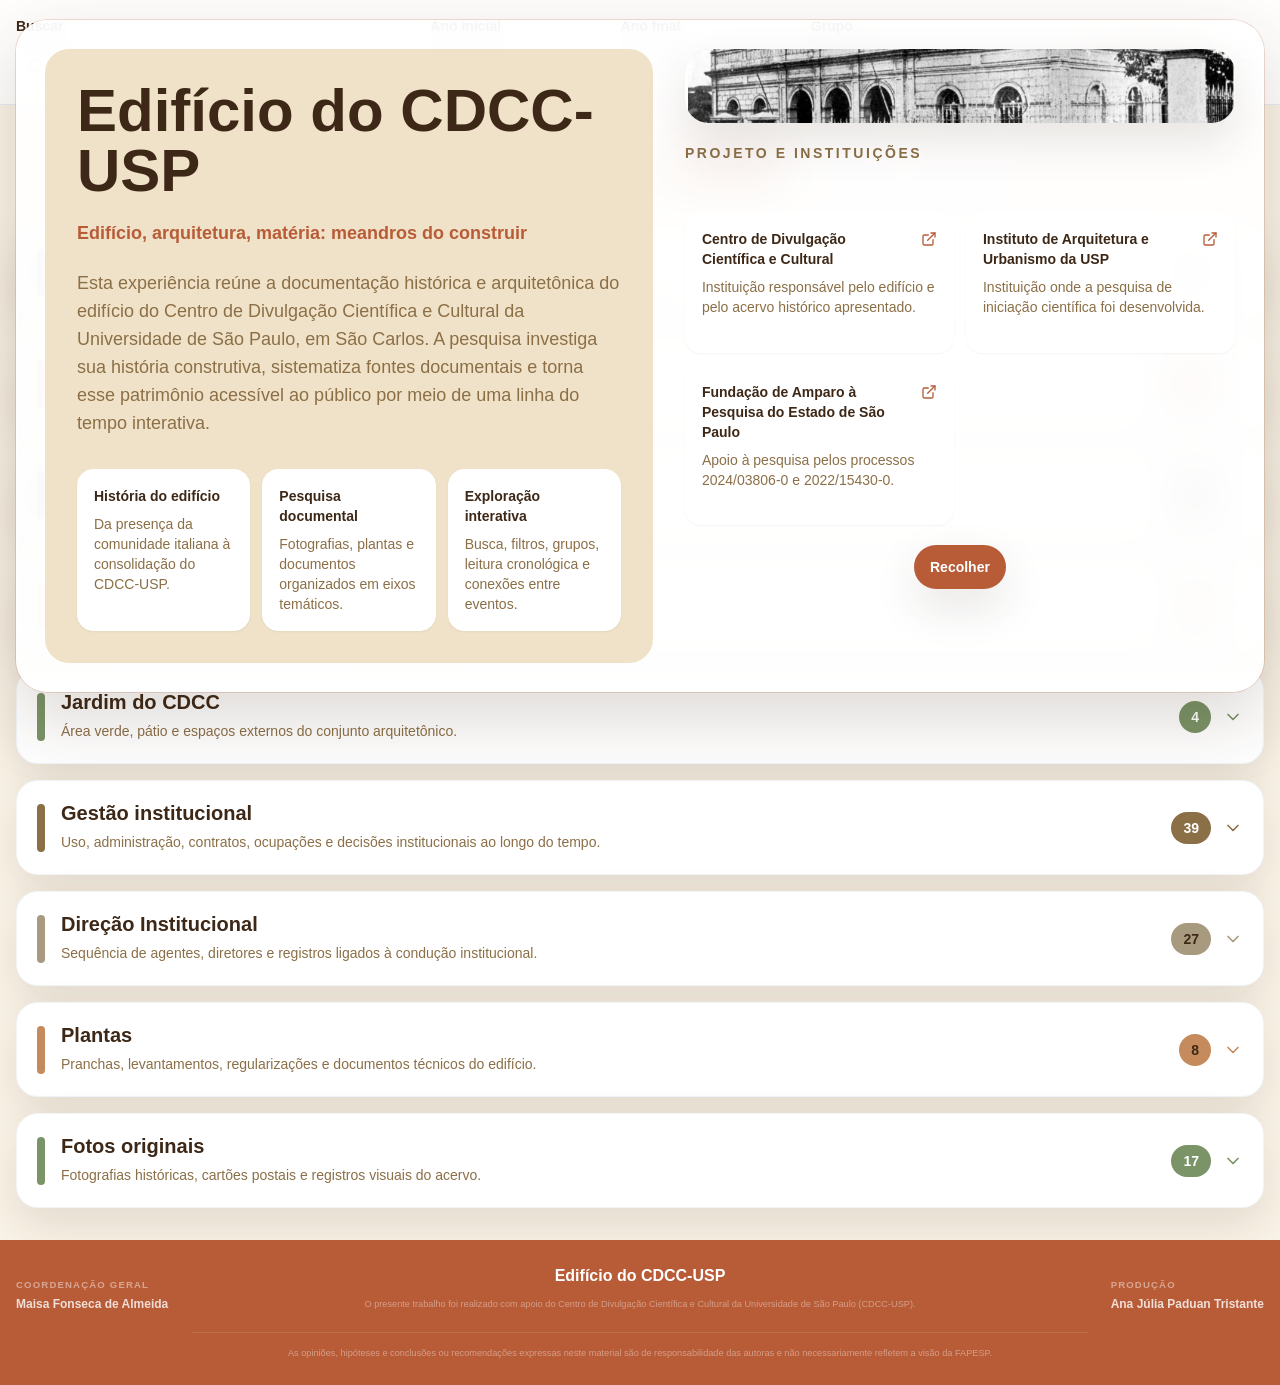
<file: index.html>
<!DOCTYPE html><!--j_6BQlUf6kLkOM9xGiiwI--><html lang="pt-BR"><head><meta charSet="utf-8"/><meta name="viewport" content="width=device-width, initial-scale=1"/><link rel="preload" as="image" href="/images/cdcc/hero/fachada-sociedade-dante-alighieri.webp"/><link rel="stylesheet" href="/_next/static/css/449700876dab200a.css" data-precedence="next"/><link rel="preload" as="script" fetchPriority="low" href="/_next/static/chunks/webpack-3c5071f12216420d.js"/><script src="/_next/static/chunks/4bd1b696-c023c6e3521b1417.js" async=""></script><script src="/_next/static/chunks/255-2aa030c9ba2867e3.js" async=""></script><script src="/_next/static/chunks/main-app-ee858b8bfeb7c39e.js" async=""></script><script src="/_next/static/chunks/286-faf20124d01c9533.js" async=""></script><script src="/_next/static/chunks/app/page-da99f442851a6623.js" async=""></script><meta http-equiv="Content-Security-Policy" content="default-src &#x27;self&#x27;; base-uri &#x27;self&#x27;; object-src &#x27;none&#x27;; frame-src &#x27;none&#x27;; form-action &#x27;none&#x27;; img-src &#x27;self&#x27; data: blob:; media-src &#x27;self&#x27;; font-src &#x27;self&#x27; data:; style-src &#x27;self&#x27; &#x27;unsafe-inline&#x27;; script-src &#x27;self&#x27; &#x27;unsafe-inline&#x27;; connect-src &#x27;self&#x27;; worker-src &#x27;self&#x27; blob:; manifest-src &#x27;self&#x27;; upgrade-insecure-requests"/><title>Edifício do CDCC-USP | História e arquitetura</title><meta name="description" content="Pesquisa histórica e arquitetônica sobre o edifício do CDCC-USP, apresentada por grupos temáticos, linha do tempo e conexões entre eventos."/><meta name="referrer" content="strict-origin-when-cross-origin"/><link rel="shortcut icon" href="/favicon.svg"/><link rel="icon" href="/favicon.svg" type="image/svg+xml"/><script src="/_next/static/chunks/polyfills-42372ed130431b0a.js" noModule=""></script></head><body><div hidden=""><!--$--><!--/$--></div><main class="flex min-h-screen flex-col"><div class="pointer-events-none fixed inset-x-0 top-0 z-50 px-4 pb-5 pt-5" style="opacity:1;transform:none"><section class="pointer-events-auto mx-auto grid max-h-[calc(100vh-2.5rem)] max-w-7xl gap-8 overflow-y-auto rounded-[2rem] border border-white/80 bg-white/90 p-5 shadow-hero backdrop-blur-xl md:p-7 lg:grid-cols-[1.05fr_0.95fr] lg:items-stretch"><div class="flex min-h-[520px] flex-col justify-between gap-8 rounded-[1.5rem] bg-surface p-6 md:p-8"><div><h1 class="max-w-3xl text-4xl font-black leading-tight text-ink md:text-6xl">Edifício do CDCC-USP</h1><p class="mt-4 max-w-2xl text-lg font-semibold leading-8 text-brand-primary">Edifício, arquitetura, matéria: meandros do construir</p><p class="mt-5 max-w-2xl text-base leading-8 text-muted md:text-lg">Esta experiência reúne a documentação histórica e arquitetônica do edifício do Centro de Divulgação Científica e Cultural da Universidade de São Paulo, em São Carlos. A pesquisa investiga sua história construtiva, sistematiza fontes documentais e torna esse patrimônio acessível ao público por meio de uma linha do tempo interativa.</p></div><div class="grid gap-3 md:grid-cols-3"><article class="rounded-2xl border border-white bg-white p-4 text-left shadow-sm"><span class="block text-sm font-black text-ink">História do edifício</span><span class="mt-2 block text-sm leading-5 text-muted">Da presença da comunidade italiana à consolidação do CDCC-USP.</span></article><article class="rounded-2xl border border-white bg-white p-4 text-left shadow-sm"><span class="block text-sm font-black text-ink">Pesquisa documental</span><span class="mt-2 block text-sm leading-5 text-muted">Fotografias, plantas e documentos organizados em eixos temáticos.</span></article><article class="rounded-2xl border border-white bg-white p-4 text-left shadow-sm"><span class="block text-sm font-black text-ink">Exploração interativa</span><span class="mt-2 block text-sm leading-5 text-muted">Busca, filtros, grupos, leitura cronológica e conexões entre eventos.</span></article></div></div><div class="grid gap-5"><div class="relative min-h-[320px] overflow-hidden rounded-[1.5rem] bg-surface shadow-soft lg:min-h-0"><img alt="Fachada histórica do edifício do CDCC-USP" decoding="async" data-nimg="fill" class="object-cover" style="position:absolute;height:100%;width:100%;left:0;top:0;right:0;bottom:0;color:transparent" src="/images/cdcc/hero/fachada-sociedade-dante-alighieri.webp"/></div><div class="grid gap-3"><h2 class="text-sm font-bold uppercase tracking-[0.18em] text-muted">Projeto e instituições</h2><div class="grid gap-3 sm:grid-cols-2"><a href="https://cdcc.usp.br/" target="_blank" rel="noreferrer" class="group rounded-2xl border border-white/70 bg-white/75 p-4 text-left shadow-sm transition hover:-translate-y-0.5 hover:shadow-soft"><span class="flex items-start justify-between gap-3 text-sm font-bold text-ink">Centro de Divulgação Científica e Cultural<svg xmlns="http://www.w3.org/2000/svg" width="24" height="24" viewBox="0 0 24 24" fill="none" stroke="currentColor" stroke-width="2" stroke-linecap="round" stroke-linejoin="round" class="lucide lucide-external-link mt-0.5 h-4 w-4 shrink-0 text-brand-primary transition group-hover:translate-x-0.5" aria-hidden="true"><path d="M15 3h6v6"></path><path d="M10 14 21 3"></path><path d="M18 13v6a2 2 0 0 1-2 2H5a2 2 0 0 1-2-2V8a2 2 0 0 1 2-2h6"></path></svg></span><span class="mt-2 block text-sm leading-5 text-muted">Instituição responsável pelo edifício e pelo acervo histórico apresentado.</span></a><a href="https://www.iau.usp.br/" target="_blank" rel="noreferrer" class="group rounded-2xl border border-white/70 bg-white/75 p-4 text-left shadow-sm transition hover:-translate-y-0.5 hover:shadow-soft"><span class="flex items-start justify-between gap-3 text-sm font-bold text-ink">Instituto de Arquitetura e Urbanismo da USP<svg xmlns="http://www.w3.org/2000/svg" width="24" height="24" viewBox="0 0 24 24" fill="none" stroke="currentColor" stroke-width="2" stroke-linecap="round" stroke-linejoin="round" class="lucide lucide-external-link mt-0.5 h-4 w-4 shrink-0 text-brand-primary transition group-hover:translate-x-0.5" aria-hidden="true"><path d="M15 3h6v6"></path><path d="M10 14 21 3"></path><path d="M18 13v6a2 2 0 0 1-2 2H5a2 2 0 0 1-2-2V8a2 2 0 0 1 2-2h6"></path></svg></span><span class="mt-2 block text-sm leading-5 text-muted">Instituição onde a pesquisa de iniciação científica foi desenvolvida.</span></a><a href="https://fapesp.br/" target="_blank" rel="noreferrer" class="group rounded-2xl border border-white/70 bg-white/75 p-4 text-left shadow-sm transition hover:-translate-y-0.5 hover:shadow-soft"><span class="flex items-start justify-between gap-3 text-sm font-bold text-ink">Fundação de Amparo à Pesquisa do Estado de São Paulo<svg xmlns="http://www.w3.org/2000/svg" width="24" height="24" viewBox="0 0 24 24" fill="none" stroke="currentColor" stroke-width="2" stroke-linecap="round" stroke-linejoin="round" class="lucide lucide-external-link mt-0.5 h-4 w-4 shrink-0 text-brand-primary transition group-hover:translate-x-0.5" aria-hidden="true"><path d="M15 3h6v6"></path><path d="M10 14 21 3"></path><path d="M18 13v6a2 2 0 0 1-2 2H5a2 2 0 0 1-2-2V8a2 2 0 0 1 2-2h6"></path></svg></span><span class="mt-2 block text-sm leading-5 text-muted">Apoio à pesquisa pelos processos 2024/03806-0 e 2022/15430-0.</span></a></div></div><div class="flex justify-center"><button type="button" class="inline-flex items-center justify-center rounded-pill font-semibold transition duration-200 disabled:pointer-events-none disabled:opacity-50 bg-brand-primary text-white shadow-soft hover:bg-[#8f4328] active:translate-y-px h-11 gap-2 px-4 text-sm">Recolher</button></div></div></section></div><section class="border-b border-slate-200/80 bg-white/90 px-4 py-4 backdrop-blur-xl" aria-label="Busca e filtros"><div class="mx-auto grid max-w-7xl gap-4 lg:grid-cols-[1.6fr_0.7fr_0.7fr_1fr_auto] lg:items-end"><label class="grid gap-2 text-sm font-semibold text-ink" for="query"><span>Buscar</span><span class="relative flex items-center"><span class="pointer-events-none absolute left-3 text-muted"><svg xmlns="http://www.w3.org/2000/svg" width="24" height="24" viewBox="0 0 24 24" fill="none" stroke="currentColor" stroke-width="2" stroke-linecap="round" stroke-linejoin="round" class="lucide lucide-search h-4 w-4" aria-hidden="true"><circle cx="11" cy="11" r="8"></circle><path d="m21 21-4.3-4.3"></path></svg></span><input id="query" class="h-11 w-full rounded-2xl border border-slate-200 bg-white px-4 text-sm text-ink shadow-sm transition placeholder:text-slate-400 focus:border-brand-primary pl-10" placeholder="Título, conteúdo, pessoa ou tag" name="query" value=""/></span></label><label class="grid gap-2 text-sm font-semibold text-ink" for="fromYear"><span>Ano inicial</span><span class="relative flex items-center"><span class="pointer-events-none absolute left-3 text-muted"><svg xmlns="http://www.w3.org/2000/svg" width="24" height="24" viewBox="0 0 24 24" fill="none" stroke="currentColor" stroke-width="2" stroke-linecap="round" stroke-linejoin="round" class="lucide lucide-calendar-days h-4 w-4" aria-hidden="true"><path d="M8 2v4"></path><path d="M16 2v4"></path><rect width="18" height="18" x="3" y="4" rx="2"></rect><path d="M3 10h18"></path><path d="M8 14h.01"></path><path d="M12 14h.01"></path><path d="M16 14h.01"></path><path d="M8 18h.01"></path><path d="M12 18h.01"></path><path d="M16 18h.01"></path></svg></span><input id="fromYear" class="h-11 w-full rounded-2xl border border-slate-200 bg-white px-4 text-sm text-ink shadow-sm transition placeholder:text-slate-400 focus:border-brand-primary pl-10" inputMode="numeric" placeholder="-1000" name="fromYear" value=""/></span></label><label class="grid gap-2 text-sm font-semibold text-ink" for="toYear"><span>Ano final</span><span class="relative flex items-center"><span class="pointer-events-none absolute left-3 text-muted"><svg xmlns="http://www.w3.org/2000/svg" width="24" height="24" viewBox="0 0 24 24" fill="none" stroke="currentColor" stroke-width="2" stroke-linecap="round" stroke-linejoin="round" class="lucide lucide-calendar-days h-4 w-4" aria-hidden="true"><path d="M8 2v4"></path><path d="M16 2v4"></path><rect width="18" height="18" x="3" y="4" rx="2"></rect><path d="M3 10h18"></path><path d="M8 14h.01"></path><path d="M12 14h.01"></path><path d="M16 14h.01"></path><path d="M8 18h.01"></path><path d="M12 18h.01"></path><path d="M16 18h.01"></path></svg></span><input id="toYear" class="h-11 w-full rounded-2xl border border-slate-200 bg-white px-4 text-sm text-ink shadow-sm transition placeholder:text-slate-400 focus:border-brand-primary pl-10" inputMode="numeric" placeholder="2026" name="toYear" value=""/></span></label><label class="grid gap-2 text-sm font-semibold text-ink" for="groupId"><span>Grupo</span><select id="groupId" class="h-11 w-full rounded-2xl border border-slate-200 bg-white px-4 text-sm text-ink shadow-sm transition focus:border-brand-primary" name="groupId"><option value="all" selected="">Todos os grupos</option><option value="intervencoes-arquitetonicas">Intervenções arquitetônicas</option><option value="trajetoria-historica-da-edificacao">Trajetória histórica da edificação</option><option value="legislacao-de-protecao-e-tombamentos">Legislação de proteção e tombamentos</option><option value="nucleo-urbano-e-perimetro">Núcleo Urbano e perímetro</option><option value="jardim-do-cdcc">Jardim do CDCC</option><option value="gestao-institucional">Gestão institucional</option><option value="direcao-institucional">Direção Institucional</option><option value="plantas">Plantas</option><option value="fotos-originais">Fotos originais</option></select></label><div class="flex items-center justify-between gap-3 lg:justify-end"><span class="inline-flex h-11 items-center gap-2 rounded-pill bg-surface px-4 text-sm font-semibold text-ink"><svg xmlns="http://www.w3.org/2000/svg" width="24" height="24" viewBox="0 0 24 24" fill="none" stroke="currentColor" stroke-width="2" stroke-linecap="round" stroke-linejoin="round" class="lucide lucide-filter h-4 w-4 text-brand-primary" aria-hidden="true"><polygon points="22 3 2 3 10 12.46 10 19 14 21 14 12.46 22 3"></polygon></svg>132<!-- --> evento<!-- -->s</span><button type="button" class="inline-flex items-center justify-center rounded-pill font-semibold transition duration-200 disabled:pointer-events-none disabled:opacity-50 bg-transparent text-ink hover:bg-surface h-10 w-10 justify-center p-0" disabled="" aria-label="Limpar filtros" title="Limpar filtros"><svg xmlns="http://www.w3.org/2000/svg" width="24" height="24" viewBox="0 0 24 24" fill="none" stroke="currentColor" stroke-width="2" stroke-linecap="round" stroke-linejoin="round" class="lucide lucide-rotate-ccw h-4 w-4" aria-hidden="true"><path d="M3 12a9 9 0 1 0 9-9 9.75 9.75 0 0 0-6.74 2.74L3 8"></path><path d="M3 3v5h5"></path></svg></button></div></div></section><div class="mx-auto flex max-w-7xl flex-wrap items-center justify-between gap-4 px-4 pt-7"><div><p class="text-sm font-black uppercase tracking-[0.18em] text-brand-primary">Exploração</p><h2 class="mt-1 text-2xl font-black text-ink md:text-3xl">Linha do tempo por grupos</h2></div><div class="grid grid-cols-3 rounded-pill border border-slate-200 bg-white p-1 shadow-sm" role="tablist" aria-label="Modo de visualização"><button type="button" role="tab" aria-selected="true" class="inline-flex h-10 items-center justify-center gap-2 rounded-pill px-4 text-sm font-black transition bg-brand-primary text-white shadow-sm"><svg xmlns="http://www.w3.org/2000/svg" width="24" height="24" viewBox="0 0 24 24" fill="none" stroke="currentColor" stroke-width="2" stroke-linecap="round" stroke-linejoin="round" class="lucide lucide-list-tree h-4 w-4" aria-hidden="true"><path d="M21 12h-8"></path><path d="M21 6H8"></path><path d="M21 18h-8"></path><path d="M3 6v4c0 1.1.9 2 2 2h3"></path><path d="M3 10v6c0 1.1.9 2 2 2h3"></path></svg>Grupos</button><button type="button" role="tab" aria-selected="false" class="inline-flex h-10 items-center justify-center gap-2 rounded-pill px-4 text-sm font-black transition text-muted hover:bg-surface hover:text-ink"><svg xmlns="http://www.w3.org/2000/svg" width="24" height="24" viewBox="0 0 24 24" fill="none" stroke="currentColor" stroke-width="2" stroke-linecap="round" stroke-linejoin="round" class="lucide lucide-list h-4 w-4" aria-hidden="true"><path d="M3 12h.01"></path><path d="M3 18h.01"></path><path d="M3 6h.01"></path><path d="M8 12h13"></path><path d="M8 18h13"></path><path d="M8 6h13"></path></svg>Timeline</button><button type="button" role="tab" aria-selected="false" class="inline-flex h-10 items-center justify-center gap-2 rounded-pill px-4 text-sm font-black transition text-muted hover:bg-surface hover:text-ink"><svg xmlns="http://www.w3.org/2000/svg" width="24" height="24" viewBox="0 0 24 24" fill="none" stroke="currentColor" stroke-width="2" stroke-linecap="round" stroke-linejoin="round" class="lucide lucide-git-branch h-4 w-4" aria-hidden="true"><line x1="6" x2="6" y1="3" y2="15"></line><circle cx="18" cy="6" r="3"></circle><circle cx="6" cy="18" r="3"></circle><path d="M18 9a9 9 0 0 1-9 9"></path></svg>Nuvem</button></div></div><div class="mx-auto grid w-full max-w-[var(--history-timeline-width)] gap-4 px-4 py-8"><section id="group-intervencoes-arquitetonicas" class="grid w-full scroll-mt-44 gap-3 lg:scroll-mt-32"><button type="button" class="flex w-full items-center justify-between gap-4 rounded-[1.35rem] border border-slate-100 bg-white p-4 text-left shadow-soft transition hover:-translate-y-0.5 hover:shadow-hover md:p-5" aria-expanded="false" aria-controls="group-panel-intervencoes-arquitetonicas"><span class="flex min-w-0 items-center gap-4"><span class="h-12 w-2 shrink-0 rounded-pill" style="background-color:#5c4530" aria-hidden="true"></span><span class="min-w-0"><span class="block text-xl font-black leading-tight text-ink">Intervenções arquitetônicas</span><span class="mt-1 block text-sm leading-6 text-muted">Intervenções, obras, adequações e transformações físicas identificadas na trajetória da edificação.</span></span></span><span class="flex shrink-0 items-center gap-3"><span class="rounded-pill px-3 py-1.5 text-sm font-black" style="background-color:#5c4530;color:#ffffff">18</span><svg xmlns="http://www.w3.org/2000/svg" width="24" height="24" viewBox="0 0 24 24" fill="none" stroke="currentColor" stroke-width="2" stroke-linecap="round" stroke-linejoin="round" class="lucide lucide-chevron-down h-5 w-5 transition" style="color:#5c4530" aria-hidden="true"><path d="m6 9 6 6 6-6"></path></svg></span></button></section><section id="group-trajetoria-historica-da-edificacao" class="grid w-full scroll-mt-44 gap-3 lg:scroll-mt-32"><button type="button" class="flex w-full items-center justify-between gap-4 rounded-[1.35rem] border border-slate-100 bg-white p-4 text-left shadow-soft transition hover:-translate-y-0.5 hover:shadow-hover md:p-5" aria-expanded="false" aria-controls="group-panel-trajetoria-historica-da-edificacao"><span class="flex min-w-0 items-center gap-4"><span class="h-12 w-2 shrink-0 rounded-pill" style="background-color:#b85c38" aria-hidden="true"></span><span class="min-w-0"><span class="block text-xl font-black leading-tight text-ink">Trajetória histórica da edificação</span><span class="mt-1 block text-sm leading-6 text-muted">Marcos da história do edifício desde a origem italiana até a fase CDCC-USP.</span></span></span><span class="flex shrink-0 items-center gap-3"><span class="rounded-pill px-3 py-1.5 text-sm font-black" style="background-color:#b85c38;color:#ffffff">11</span><svg xmlns="http://www.w3.org/2000/svg" width="24" height="24" viewBox="0 0 24 24" fill="none" stroke="currentColor" stroke-width="2" stroke-linecap="round" stroke-linejoin="round" class="lucide lucide-chevron-down h-5 w-5 transition" style="color:#b85c38" aria-hidden="true"><path d="m6 9 6 6 6-6"></path></svg></span></button></section><section id="group-legislacao-de-protecao-e-tombamentos" class="grid w-full scroll-mt-44 gap-3 lg:scroll-mt-32"><button type="button" class="flex w-full items-center justify-between gap-4 rounded-[1.35rem] border border-slate-100 bg-white p-4 text-left shadow-soft transition hover:-translate-y-0.5 hover:shadow-hover md:p-5" aria-expanded="false" aria-controls="group-panel-legislacao-de-protecao-e-tombamentos"><span class="flex min-w-0 items-center gap-4"><span class="h-12 w-2 shrink-0 rounded-pill" style="background-color:#3d2817" aria-hidden="true"></span><span class="min-w-0"><span class="block text-xl font-black leading-tight text-ink">Legislação de proteção e tombamentos</span><span class="mt-1 block text-sm leading-6 text-muted">Documentos legais, tombamentos, leis e processos de reconhecimento patrimonial.</span></span></span><span class="flex shrink-0 items-center gap-3"><span class="rounded-pill px-3 py-1.5 text-sm font-black" style="background-color:#3d2817;color:#ffffff">4</span><svg xmlns="http://www.w3.org/2000/svg" width="24" height="24" viewBox="0 0 24 24" fill="none" stroke="currentColor" stroke-width="2" stroke-linecap="round" stroke-linejoin="round" class="lucide lucide-chevron-down h-5 w-5 transition" style="color:#3d2817" aria-hidden="true"><path d="m6 9 6 6 6-6"></path></svg></span></button></section><section id="group-nucleo-urbano-e-perimetro" class="grid w-full scroll-mt-44 gap-3 lg:scroll-mt-32"><button type="button" class="flex w-full items-center justify-between gap-4 rounded-[1.35rem] border border-slate-100 bg-white p-4 text-left shadow-soft transition hover:-translate-y-0.5 hover:shadow-hover md:p-5" aria-expanded="false" aria-controls="group-panel-nucleo-urbano-e-perimetro"><span class="flex min-w-0 items-center gap-4"><span class="h-12 w-2 shrink-0 rounded-pill" style="background-color:#c68b5c" aria-hidden="true"></span><span class="min-w-0"><span class="block text-xl font-black leading-tight text-ink">Núcleo Urbano e perímetro</span><span class="mt-1 block text-sm leading-6 text-muted">Relações entre o edifício, o lote, a rua e a transformação urbana do entorno.</span></span></span><span class="flex shrink-0 items-center gap-3"><span class="rounded-pill px-3 py-1.5 text-sm font-black" style="background-color:#c68b5c;color:var(--color-text)">4</span><svg xmlns="http://www.w3.org/2000/svg" width="24" height="24" viewBox="0 0 24 24" fill="none" stroke="currentColor" stroke-width="2" stroke-linecap="round" stroke-linejoin="round" class="lucide lucide-chevron-down h-5 w-5 transition" style="color:#c68b5c" aria-hidden="true"><path d="m6 9 6 6 6-6"></path></svg></span></button></section><section id="group-jardim-do-cdcc" class="grid w-full scroll-mt-44 gap-3 lg:scroll-mt-32"><button type="button" class="flex w-full items-center justify-between gap-4 rounded-[1.35rem] border border-slate-100 bg-white p-4 text-left shadow-soft transition hover:-translate-y-0.5 hover:shadow-hover md:p-5" aria-expanded="false" aria-controls="group-panel-jardim-do-cdcc"><span class="flex min-w-0 items-center gap-4"><span class="h-12 w-2 shrink-0 rounded-pill" style="background-color:#7a9367" aria-hidden="true"></span><span class="min-w-0"><span class="block text-xl font-black leading-tight text-ink">Jardim do CDCC</span><span class="mt-1 block text-sm leading-6 text-muted">Área verde, pátio e espaços externos do conjunto arquitetônico.</span></span></span><span class="flex shrink-0 items-center gap-3"><span class="rounded-pill px-3 py-1.5 text-sm font-black" style="background-color:#7a9367;color:#ffffff">4</span><svg xmlns="http://www.w3.org/2000/svg" width="24" height="24" viewBox="0 0 24 24" fill="none" stroke="currentColor" stroke-width="2" stroke-linecap="round" stroke-linejoin="round" class="lucide lucide-chevron-down h-5 w-5 transition" style="color:#7a9367" aria-hidden="true"><path d="m6 9 6 6 6-6"></path></svg></span></button></section><section id="group-gestao-institucional" class="grid w-full scroll-mt-44 gap-3 lg:scroll-mt-32"><button type="button" class="flex w-full items-center justify-between gap-4 rounded-[1.35rem] border border-slate-100 bg-white p-4 text-left shadow-soft transition hover:-translate-y-0.5 hover:shadow-hover md:p-5" aria-expanded="false" aria-controls="group-panel-gestao-institucional"><span class="flex min-w-0 items-center gap-4"><span class="h-12 w-2 shrink-0 rounded-pill" style="background-color:#8b6f47" aria-hidden="true"></span><span class="min-w-0"><span class="block text-xl font-black leading-tight text-ink">Gestão institucional</span><span class="mt-1 block text-sm leading-6 text-muted">Uso, administração, contratos, ocupações e decisões institucionais ao longo do tempo.</span></span></span><span class="flex shrink-0 items-center gap-3"><span class="rounded-pill px-3 py-1.5 text-sm font-black" style="background-color:#8b6f47;color:#ffffff">39</span><svg xmlns="http://www.w3.org/2000/svg" width="24" height="24" viewBox="0 0 24 24" fill="none" stroke="currentColor" stroke-width="2" stroke-linecap="round" stroke-linejoin="round" class="lucide lucide-chevron-down h-5 w-5 transition" style="color:#8b6f47" aria-hidden="true"><path d="m6 9 6 6 6-6"></path></svg></span></button></section><section id="group-direcao-institucional" class="grid w-full scroll-mt-44 gap-3 lg:scroll-mt-32"><button type="button" class="flex w-full items-center justify-between gap-4 rounded-[1.35rem] border border-slate-100 bg-white p-4 text-left shadow-soft transition hover:-translate-y-0.5 hover:shadow-hover md:p-5" aria-expanded="false" aria-controls="group-panel-direcao-institucional"><span class="flex min-w-0 items-center gap-4"><span class="h-12 w-2 shrink-0 rounded-pill" style="background-color:#a89a7e" aria-hidden="true"></span><span class="min-w-0"><span class="block text-xl font-black leading-tight text-ink">Direção Institucional</span><span class="mt-1 block text-sm leading-6 text-muted">Sequência de agentes, diretores e registros ligados à condução institucional.</span></span></span><span class="flex shrink-0 items-center gap-3"><span class="rounded-pill px-3 py-1.5 text-sm font-black" style="background-color:#a89a7e;color:var(--color-text)">27</span><svg xmlns="http://www.w3.org/2000/svg" width="24" height="24" viewBox="0 0 24 24" fill="none" stroke="currentColor" stroke-width="2" stroke-linecap="round" stroke-linejoin="round" class="lucide lucide-chevron-down h-5 w-5 transition" style="color:#a89a7e" aria-hidden="true"><path d="m6 9 6 6 6-6"></path></svg></span></button></section><section id="group-plantas" class="grid w-full scroll-mt-44 gap-3 lg:scroll-mt-32"><button type="button" class="flex w-full items-center justify-between gap-4 rounded-[1.35rem] border border-slate-100 bg-white p-4 text-left shadow-soft transition hover:-translate-y-0.5 hover:shadow-hover md:p-5" aria-expanded="false" aria-controls="group-panel-plantas"><span class="flex min-w-0 items-center gap-4"><span class="h-12 w-2 shrink-0 rounded-pill" style="background-color:#c68b5c" aria-hidden="true"></span><span class="min-w-0"><span class="block text-xl font-black leading-tight text-ink">Plantas</span><span class="mt-1 block text-sm leading-6 text-muted">Pranchas, levantamentos, regularizações e documentos técnicos do edifício.</span></span></span><span class="flex shrink-0 items-center gap-3"><span class="rounded-pill px-3 py-1.5 text-sm font-black" style="background-color:#c68b5c;color:var(--color-text)">8</span><svg xmlns="http://www.w3.org/2000/svg" width="24" height="24" viewBox="0 0 24 24" fill="none" stroke="currentColor" stroke-width="2" stroke-linecap="round" stroke-linejoin="round" class="lucide lucide-chevron-down h-5 w-5 transition" style="color:#c68b5c" aria-hidden="true"><path d="m6 9 6 6 6-6"></path></svg></span></button></section><section id="group-fotos-originais" class="grid w-full scroll-mt-44 gap-3 lg:scroll-mt-32"><button type="button" class="flex w-full items-center justify-between gap-4 rounded-[1.35rem] border border-slate-100 bg-white p-4 text-left shadow-soft transition hover:-translate-y-0.5 hover:shadow-hover md:p-5" aria-expanded="false" aria-controls="group-panel-fotos-originais"><span class="flex min-w-0 items-center gap-4"><span class="h-12 w-2 shrink-0 rounded-pill" style="background-color:#7a9367" aria-hidden="true"></span><span class="min-w-0"><span class="block text-xl font-black leading-tight text-ink">Fotos originais</span><span class="mt-1 block text-sm leading-6 text-muted">Fotografias históricas, cartões postais e registros visuais do acervo.</span></span></span><span class="flex shrink-0 items-center gap-3"><span class="rounded-pill px-3 py-1.5 text-sm font-black" style="background-color:#7a9367;color:#ffffff">17</span><svg xmlns="http://www.w3.org/2000/svg" width="24" height="24" viewBox="0 0 24 24" fill="none" stroke="currentColor" stroke-width="2" stroke-linecap="round" stroke-linejoin="round" class="lucide lucide-chevron-down h-5 w-5 transition" style="color:#7a9367" aria-hidden="true"><path d="m6 9 6 6 6-6"></path></svg></span></button></section></div><footer class="mt-auto bg-brand-primary px-4 py-6 text-white"><div class="mx-auto max-w-7xl"><div class="grid items-end gap-5 text-center md:grid-cols-[1fr_auto_1fr]"><div class="grid gap-1 md:text-left"><span class="text-[0.6rem] font-bold uppercase tracking-[0.12em] text-white/45">Coordenação geral</span><span class="text-xs font-semibold text-white/80">Maisa Fonseca de Almeida</span></div><div class="grid justify-items-center gap-2"><span class="text-base font-black">Edifício do CDCC-USP</span><p class="max-w-4xl text-center text-[0.575rem] leading-4 text-white/40">O presente trabalho foi realizado com apoio do Centro de Divulgação Científica e Cultural da Universidade de São Paulo (CDCC-USP).</p></div><div class="grid gap-1 md:justify-self-end md:text-left"><span class="text-[0.6rem] font-bold uppercase tracking-[0.12em] text-white/45">Produção</span><span class="text-xs font-semibold text-white/80">Ana Júlia Paduan Tristante</span></div></div><p class="mx-auto mt-5 max-w-4xl border-t border-white/10 pt-3 text-center text-[0.575rem] leading-4 text-white/40">As opiniões, hipóteses e conclusões ou recomendações expressas neste material são de responsabilidade das autoras e não necessariamente refletem a visão da FAPESP.</p></div></footer></main><!--$--><!--/$--><script src="/_next/static/chunks/webpack-3c5071f12216420d.js" id="_R_" async=""></script><script>(self.__next_f=self.__next_f||[]).push([0])</script><script>self.__next_f.push([1,"1:\"$Sreact.fragment\"\n2:I[9766,[],\"\"]\n3:I[8924,[],\"\"]\n4:I[3462,[\"286\",\"static/chunks/286-faf20124d01c9533.js\",\"974\",\"static/chunks/app/page-da99f442851a6623.js\"],\"HistoryExperience\"]\na:I[7150,[],\"\"]\n:HL[\"/_next/static/css/449700876dab200a.css\",\"style\"]\n5:T453,"])</script><script>self.__next_f.push([1,"Planta do 1º andar da Escola de Engenharia de São Carlos, situada na Rua 9 de Julho com a Rua 13 de Maio. Projeto de adaptação com indicação de demolições executadas, a executar, e construções a executar. Escala 1:100. Escola de Engenharia de São Carlos – USP, Setor de Obras. Desenho: D. Penazzi. Período provável: 1953–1957.\n\nObservações:\n\nDocumenta a transformação interna do edifício para uso universitário, com indicação explícita de intervenções construtivas.\n\nPlanta do 1º andar do D. Q. F. M. (Departamento de Química, Física e Matemática), situada na Rua 9 de Julho com a Rua 13 de Maio. Escala 1:100. Instituto de Física e Química de São Carlos – USP, Setor de Obras. Desenho: Renex. Data: 7 de maio de 1980.\n\nObservações:\n\nDocumenta o uso do edifício pelo IFQSC em 1980, com programa funcional de departamento universitário (laboratório de eletrônica, sala de leitura, biblioteca, salas administrativas). Confirma uso institucional do edifício pelo IFQSC posterior à data de encerramento de 1970 registrada no Regesto, exigindo revisão dessa entrada."])</script><script>self.__next_f.push([1,"6:T9b7,"])</script><script>self.__next_f.push([1,"Projeto de ampliação e reforma do CDCC: paisagismo e planta geral do conjunto, fase I, com proposta de vegetação. Pavimento térreo, escala 1:100. Prefeitura do Campus USP-São Carlos, Divisão Técnica de Obras e Serviços (GPP), setembro de 2003. Arquiteta responsável: Sônia Costardi.\n\nObservações:\n\nNão é levantamento, mas projeto. Documenta a intervenção \"Ampliação e reforma do CDCC\", com proposta paisagística para o conjunto. Inclui tabela de vegetação proposta e especificação de pisos (Piso 1: bicrat, madia, douki garden, natural; Piso 2: bicrat, madia, parati ou linea). À esquerda, indica novo bloco anexo proposto com salas.\n\nProjeto de ampliação e reforma do CDCC: planta geral do conjunto, fase I, pavimento térreo, escala 1:100. Prefeitura do Campus USP-São Carlos, Divisão Técnica de Obras e Serviços (GPP), setembro de 2003. Arquiteta responsável: Sônia Costardi.\n\nObservações:\n\nFolha 1 do conjunto \"Ampliação e reforma do CDCC\". Documenta a planta geral do térreo incluindo o edifício existente (à direita) e o novo bloco anexo proposto (à esquerda), com indicação de jardins, acesso especial, calçada, recuo e cotas. Complementa a PL-004 (Folha 2, especialidade paisagismo).\n\nProjeto de edícula anexa ao CDCC: ótica, solda, montagem e depósito. Plantas, fachada frontal, fachada lateral e detalhe da canaleta de drenagem. Escalas 1:100 e 1:10. Prefeitura do Campus USP-São Carlos, Divisão de Obras e Infra-Estrutura, novembro de 2003. Estagiário: Felipe Ferreira (EESC).\n\nObservações:\n\nEdificação anexa de uso técnico. Detalha sistema de drenagem por canaleta com grelha e ferro-cimento, tijolo comum, argamassa 1:3 e lastro de 5cm.\n\nElaboração do projeto de ampliação e reforma do CDCC, especialidade paisagismo, pela Arq. Sônia Costardi (Prefeitura do Campus USP-São Carlos, Divisão Técnica de Obras e Serviços). O projeto propõe a implantação de quatorze espécies vegetais no entorno e jardins internos do edifício e recomenda a substituição das espécies exóticas da calçada por palmeiras imperiais para \"visão plena do prédio de reconhecido valor histórico\".\n\nA formulação constitui um dos primeiros registros documentais em que o edifício é tratado oficialmente como bem patrimonial em projeto técnico da USP, antecedendo em dezesseis anos o tombamento pelo CONDEPHAAT. O projeto fundamentou a ampliação da área de exposição (2005) e a criação do Jardim da Percepção (2006)."])</script><script>self.__next_f.push([1,"7:T5e6,"])</script><script>self.__next_f.push([1,"Projetos de ampliação e reforma do CDCC. Projeto de ampliação e reforma do CDCC: paisagismo e planta geral do conjunto, fase I, com proposta de vegetação. Pavimento térreo, escala 1:100. Não é levantamento, mas projeto. Documenta a intervenção \"Ampliação e reforma do CDCC\", com proposta paisagística para o conjunto. Projeto de ampliação e reforma do CDCC: planta geral do conjunto, fase I, pavimento térreo, escala 1:100. Folha 1 do conjunto \"Ampliação e reforma do CDCC\".\n\nDocumenta a planta geral do térreo incluindo o edifício existente (à direita) e o novo bloco anexo proposto (à esquerda), com indicação de jardins, acesso especial, calçada, recuo e cotas. Projeto de edícula anexa ao CDCC: ótica, solda, montagem e depósito. Plantas, fachada frontal, fachada lateral e detalhe da canaleta de drenagem. Edificação anexa de uso técnico. Detalha sistema de drenagem por canaleta com grelha e ferro-cimento, tijolo comum, argamassa 1:3 e lastro de 5cm.\n\nElaboração do projeto de ampliação e reforma do CDCC, especialidade paisagismo, pela Arq. Sônia Costardi (Prefeitura do Campus USP-São Carlos, Divisão Técnica de Obras e Serviços). A formulação constitui um dos primeiros registros documentais em que o edifício é tratado oficialmente como bem patrimonial em projeto técnico da USP, antecedendo em dezesseis anos o tombamento pelo CONDEPHAAT. O projeto fundamentou a ampliação da área de exposição (2005) e a criação do Jardim da Percepção (2006)."])</script><script>self.__next_f.push([1,"0:{\"P\":null,\"b\":\"j_6BQlUf6kLkOM9xGiiwI\",\"p\":\"\",\"c\":[\"\",\"\"],\"i\":false,\"f\":[[[\"\",{\"children\":[\"__PAGE__\",{}]},\"$undefined\",\"$undefined\",true],[\"\",[\"$\",\"$1\",\"c\",{\"children\":[[[\"$\",\"link\",\"0\",{\"rel\":\"stylesheet\",\"href\":\"/_next/static/css/449700876dab200a.css\",\"precedence\":\"next\",\"crossOrigin\":\"$undefined\",\"nonce\":\"$undefined\"}]],[\"$\",\"html\",null,{\"lang\":\"pt-BR\",\"children\":[[\"$\",\"head\",null,{\"children\":[\"$\",\"meta\",null,{\"httpEquiv\":\"Content-Security-Policy\",\"content\":\"default-src 'self'; base-uri 'self'; object-src 'none'; frame-src 'none'; form-action 'none'; img-src 'self' data: blob:; media-src 'self'; font-src 'self' data:; style-src 'self' 'unsafe-inline'; script-src 'self' 'unsafe-inline'; connect-src 'self'; worker-src 'self' blob:; manifest-src 'self'; upgrade-insecure-requests\"}]}],[\"$\",\"body\",null,{\"children\":[\"$\",\"$L2\",null,{\"parallelRouterKey\":\"children\",\"error\":\"$undefined\",\"errorStyles\":\"$undefined\",\"errorScripts\":\"$undefined\",\"template\":[\"$\",\"$L3\",null,{}],\"templateStyles\":\"$undefined\",\"templateScripts\":\"$undefined\",\"notFound\":[[[\"$\",\"title\",null,{\"children\":\"404: This page could not be found.\"}],[\"$\",\"div\",null,{\"style\":{\"fontFamily\":\"system-ui,\\\"Segoe UI\\\",Roboto,Helvetica,Arial,sans-serif,\\\"Apple Color Emoji\\\",\\\"Segoe UI Emoji\\\"\",\"height\":\"100vh\",\"textAlign\":\"center\",\"display\":\"flex\",\"flexDirection\":\"column\",\"alignItems\":\"center\",\"justifyContent\":\"center\"},\"children\":[\"$\",\"div\",null,{\"children\":[[\"$\",\"style\",null,{\"dangerouslySetInnerHTML\":{\"__html\":\"body{color:#000;background:#fff;margin:0}.next-error-h1{border-right:1px solid rgba(0,0,0,.3)}@media (prefers-color-scheme:dark){body{color:#fff;background:#000}.next-error-h1{border-right:1px solid rgba(255,255,255,.3)}}\"}}],[\"$\",\"h1\",null,{\"className\":\"next-error-h1\",\"style\":{\"display\":\"inline-block\",\"margin\":\"0 20px 0 0\",\"padding\":\"0 23px 0 0\",\"fontSize\":24,\"fontWeight\":500,\"verticalAlign\":\"top\",\"lineHeight\":\"49px\"},\"children\":404}],[\"$\",\"div\",null,{\"style\":{\"display\":\"inline-block\"},\"children\":[\"$\",\"h2\",null,{\"style\":{\"fontSize\":14,\"fontWeight\":400,\"lineHeight\":\"49px\",\"margin\":0},\"children\":\"This page could not be found.\"}]}]]}]}]],[]],\"forbidden\":\"$undefined\",\"unauthorized\":\"$undefined\"}]}]]}]]}],{\"children\":[\"__PAGE__\",[\"$\",\"$1\",\"c\",{\"children\":[[\"$\",\"$L4\",null,{\"theme\":{\"id\":\"cdcc\",\"title\":\"Edifício do CDCC-USP\",\"subtitle\":\"Edifício, arquitetura, matéria: meandros do construir\",\"description\":\"Esta experiência reúne a documentação histórica e arquitetônica do edifício do Centro de Divulgação Científica e Cultural da Universidade de São Paulo, em São Carlos. A pesquisa investiga sua história construtiva, sistematiza fontes documentais e torna esse patrimônio acessível ao público por meio de uma linha do tempo interativa.\",\"heroImage\":{\"id\":\"hero-cdcc\",\"type\":\"image\",\"src\":\"/images/cdcc/hero/fachada-sociedade-dante-alighieri.webp\",\"alt\":\"Fachada histórica do edifício do CDCC-USP\",\"caption\":\"Sede da Sociedade Dante Alighieri, atual edifício do CDCC-USP.\",\"credit\":\"Acervo CDCC-USP\"},\"references\":[{\"id\":\"cdcc-usp\",\"title\":\"Centro de Divulgação Científica e Cultural\",\"url\":\"https://cdcc.usp.br/\",\"description\":\"Instituição responsável pelo edifício e pelo acervo histórico apresentado.\"},{\"id\":\"iau-usp\",\"title\":\"Instituto de Arquitetura e Urbanismo da USP\",\"url\":\"https://www.iau.usp.br/\",\"description\":\"Instituição onde a pesquisa de iniciação científica foi desenvolvida.\"},{\"id\":\"fapesp\",\"title\":\"Fundação de Amparo à Pesquisa do Estado de São Paulo\",\"url\":\"https://fapesp.br/\",\"description\":\"Apoio à pesquisa pelos processos 2024/03806-0 e 2022/15430-0.\"}],\"highlights\":[{\"id\":\"historia-edificio\",\"title\":\"História do edifício\",\"description\":\"Da presença da comunidade italiana à consolidação do CDCC-USP.\",\"eventId\":\"intervencoes-arquitetonicas-1902-1-construcao-do-muro\"},{\"id\":\"pesquisa-documental\",\"title\":\"Pesquisa documental\",\"description\":\"Fotografias, plantas e documentos organizados em eixos temáticos.\",\"eventId\":\"intervencoes-arquitetonicas-1908-4-construcao-do-novo-predio-social\"},{\"id\":\"exploracao-interativa\",\"title\":\"Exploração interativa\",\"description\":\"Busca, filtros, grupos, leitura cronológica e conexões entre eventos.\",\"eventId\":\"intervencoes-arquitetonicas-1902-1-construcao-do-muro\"}],\"groups\":[{\"id\":\"intervencoes-arquitetonicas\",\"themeId\":\"cdcc\",\"title\":\"Intervenções arquitetônicas\",\"description\":\"Intervenções, obras, adequações e transformações físicas identificadas na trajetória da edificação.\",\"color\":\"#5c4530\",\"order\":1,\"events\":[{\"id\":\"intervencoes-arquitetonicas-1902-1-construcao-do-muro\",\"groupId\":\"intervencoes-arquitetonicas\",\"title\":\"Construção do muro\",\"date\":\"1902\",\"summary\":\"Muro de 35 m de frente e 17 m de comprimento. Tijolo de meio comprimento com pilares. Saída superior com fechamento em palafita. Não fazer cavetto (perfil ou moldura com seção em forma de quarto de círculo côncavo)\",\"content\":\"Muro de 35 m de frente e 17 m de comprimento. Tijolo de meio comprimento com pilares. Saída superior com fechamento em palafita. Não fazer cavetto (perfil ou moldura com seção em forma de quarto de círculo côncavo)\",\"people\":[],\"references\":[{\"id\":\"i-libro-delle-riunioni-deliberazioni-della-direttoria-e-consiglio-della-sta-italiana-dante-alighieri\",\"title\":\"I Libro delle riunioni deliberazioni della direttoria e consiglio della Sta Italiana Dante Alighieri\"}],\"relatedEventIds\":[\"intervencoes-arquitetonicas-1902-1-1-decisao-do-construtor-do-muro\"],\"tags\":[\"intervenção arquitetônica\",\"edificação\"],\"aiContent\":{\"textSummary\":\"Construção do muro. Muro de 35 m de frente e 17 m de comprimento. Tijolo de meio comprimento com pilares. Saída superior com fechamento em palafita. Não fazer cavetto (perfil ou moldura com seção em forma de quarto de círculo côncavo)\",\"reviewedByHuman\":false}},{\"id\":\"intervencoes-arquitetonicas-1902-1-1-decisao-do-construtor-do-muro\",\"groupId\":\"intervencoes-arquitetonicas\",\"title\":\"Escolha do construtor do muro\",\"date\":\"1902\",\"summary\":\"O Conselho da Società deliberou sobre a escolha do construtor para o muro da sede. Dois concorrentes foram avaliados — Antonio Gasparotti e Liborio Menniti — não apenas pelo preço, mas pelo método construtivo. Gasparott…\",\"content\":\"O Conselho da Società deliberou sobre a escolha do construtor para o muro da sede. Dois concorrentes foram avaliados — Antonio Gasparotti e Liborio Menniti — não apenas pelo preço, mas pelo método construtivo. Gasparotti propôs alvenaria em tijolo de primeira qualidade com argamassa de cal e areia, enquanto Menniti optaria por terra, material de menor solidez.\\n\\nApós oferecer desconto de 2%, Gasparotti foi contratado por ₤ 8.008.000 para executar um muro de 35 × 17 metros, com pilares e fechamento superior em palafita.\",\"people\":[],\"references\":[{\"id\":\"i-libro-delle-riunioni-deliberazioni-della-direttoria-e-consiglio-della-sta-italiana-dante-alighieri\",\"title\":\"I Libro delle riunioni deliberazioni della direttoria e consiglio della Sta Italiana Dante Alighieri\"}],\"relatedEventIds\":[\"intervencoes-arquitetonicas-1902-1-construcao-do-muro\",\"intervencoes-arquitetonicas-1904-2-repintura-da-sala-social\"],\"tags\":[\"intervenção arquitetônica\",\"Società Dante Alighieri\"],\"aiContent\":{\"textSummary\":\"Escolha do construtor do muro. O Conselho da Società deliberou sobre a escolha do construtor para o muro da sede. Dois concorrentes foram avaliados — Antonio Gasparotti e Liborio Menniti — não apenas pelo preço, mas pelo método construtivo. Gasparotti propôs alvenaria em tijolo de primeira qualidade com argamassa de cal e areia, enquanto Menniti optaria por terra, material de menor solidez.\\n\\nApós oferecer desconto de 2%, Gasparotti foi contratado por ₤ 8.008.000 para executar um muro de 35 × 17 metros, com pilares e fechamento superior em palafita.\",\"reviewedByHuman\":false}},{\"id\":\"intervencoes-arquitetonicas-1904-2-repintura-da-sala-social\",\"groupId\":\"intervencoes-arquitetonicas\",\"title\":\"Repintura da Sala Social\",\"date\":\"1904\",\"summary\":\"O sócio Alfredo Lavelli solicitou ao Conselho a repintura da Sala Social, justificando que o espaço seria sede da comemoração cívica do XX Settembre — data de unificação italiana. O Conselho considerou a proposta pertin…\",\"content\":\"O sócio Alfredo Lavelli solicitou ao Conselho a repintura da Sala Social, justificando que o espaço seria sede da comemoração cívica do XX Settembre — data de unificação italiana. O Conselho considerou a proposta pertinente e a aprovou sem ressalvas.\\nO Conselho registrou os custos da repintura da Sala Social: £ 25.000 pelo caiamento do espaço e £ 14.000 referentes a uma conta de cadernos, ambas devidamente aprovadas.\",\"people\":[],\"references\":[{\"id\":\"i-libro-delle-riunioni-deliberazioni-della-direttoria-e-consiglio-della-sta-italiana-dante-alighieri\",\"title\":\"I Libro delle riunioni deliberazioni della direttoria e consiglio della Sta Italiana Dante Alighieri\"}],\"relatedEventIds\":[\"intervencoes-arquitetonicas-1902-1-1-decisao-do-construtor-do-muro\",\"intervencoes-arquitetonicas-1904-3-giuliano-parolo-apresenta-diversos-projetos-para-a-nova-sede\"],\"tags\":[\"intervenção arquitetônica\"],\"aiContent\":{\"textSummary\":\"Repintura da Sala Social. O sócio Alfredo Lavelli solicitou ao Conselho a repintura da Sala Social, justificando que o espaço seria sede da comemoração cívica do XX Settembre — data de unificação italiana. O Conselho considerou a proposta pertinente e a aprovou sem ressalvas. O Conselho registrou os custos da repintura da Sala Social: £ 25.000 pelo caiamento do espaço e £ 14.000 referentes a uma conta de cadernos, ambas devidamente aprovadas.\",\"reviewedByHuman\":false}},{\"id\":\"intervencoes-arquitetonicas-1904-3-giuliano-parolo-apresenta-diversos-projetos-para-a-nova-sede\",\"groupId\":\"intervencoes-arquitetonicas\",\"title\":\"Giuliano Parolo apresenta diversos projetos para a nova sede\",\"date\":\"1904\",\"summary\":\"Giuliano Parolo, conselheiro da Dante Alighieri e futuro construtor responsável pela sede, apresentou diversas plantas de projeto para a nova sede social. O Conselho examinou as propostas e, considerando necessária uma…\",\"content\":\"Giuliano Parolo, conselheiro da Dante Alighieri e futuro construtor responsável pela sede, apresentou diversas plantas de projeto para a nova sede social. O Conselho examinou as propostas e, considerando necessária uma deliberação mais cuidadosa, decidiu adiar a decisão para uma reunião posterior, registrando expressamente os agradecimentos pelo trabalho voluntário e profícuo de Parolo em favor da Sociedade.\",\"people\":[],\"references\":[{\"id\":\"i-libro-delle-riunioni-deliberazioni-della-direttoria-e-consiglio-della-sta-italiana-dante-alighieri\",\"title\":\"I Libro delle riunioni deliberazioni della direttoria e consiglio della Sta Italiana Dante Alighieri\"}],\"relatedEventIds\":[\"intervencoes-arquitetonicas-1904-2-repintura-da-sala-social\",\"intervencoes-arquitetonicas-1908-4-construcao-do-novo-predio-social\"],\"tags\":[\"intervenção arquitetônica\",\"Società Dante Alighieri\",\"arquitetura\"],\"periodLabel\":\"1904-1908\",\"aiContent\":{\"textSummary\":\"Giuliano Parolo apresenta diversos projetos para a nova sede. Giuliano Parolo, conselheiro da Dante Alighieri e futuro construtor responsável pela sede, apresentou diversas plantas de projeto para a nova sede social. O Conselho examinou as propostas e, considerando necessária uma deliberação mais cuidadosa, decidiu adiar a decisão para uma reunião posterior, registrando expressamente os agradecimentos pelo trabalho voluntário e profícuo de Parolo em favor da Sociedade.\",\"reviewedByHuman\":false}},{\"id\":\"intervencoes-arquitetonicas-1908-4-construcao-do-novo-predio-social\",\"groupId\":\"intervencoes-arquitetonicas\",\"title\":\"Construção do novo prédio social\",\"date\":\"1908\",\"summary\":\"A construção do novo prédio social da Società Dante Alighieri foi executada por Giuliano Parolo, conselheiro da entidade e empresário com loja de ladrilhos em São Carlos. Os portões e grades instalados na fachada fronta…\",\"content\":\"A construção do novo prédio social da Società Dante Alighieri foi executada por Giuliano Parolo, conselheiro da entidade e empresário com loja de ladrilhos em São Carlos. Os portões e grades instalados na fachada frontal da nova sede foram confeccionados por Ruggiero Mastrofrancisco, evidenciando a participação direta de membros da colônia italiana na materialização do edifício.\",\"people\":[],\"references\":[{\"id\":\"a-societa-dante-alighieri-um-estudo-de-caso-sobre-o-associativismo-etnico-italiano-em-sao-carlos-1902-a-1938\",\"title\":\"A Società Dante Alighieri: um estudo de caso sobre o associativismo étnico italiano em São Carlos (1902 a 1938)\"},{\"id\":\"arquivo-tecnico-do-cdcc-usp\",\"title\":\"Arquivo Técnico do CDCC-USP\"}],\"relatedEventIds\":[\"intervencoes-arquitetonicas-1904-3-giuliano-parolo-apresenta-diversos-projetos-para-a-nova-sede\",\"intervencoes-arquitetonicas-1922-5-construcao-do-pavimento-superior\"],\"tags\":[\"intervenção arquitetônica\",\"Società Dante Alighieri\",\"edificação\",\"São Carlos\"],\"media\":{\"id\":\"construcao-do-novo-predio-social-1908-ordem1-png\",\"type\":\"image\",\"src\":\"/images/cdcc/timeline/intervencoes-arquitetonicas/1908-ordem-1-1908-ordem1.webp\",\"alt\":\"Fotografia histórica em preto e branco da sede térrea da Sociedade Dante Alighieri, vista em perspectiva a partir da rua. A fachada tem portas e janelas em arco, platibanda com uma águia no topo e gradil frontal; algumas pessoas aparecem junto à calçada.\",\"caption\":\"Sede da Sociedade Dante Alighieri, localizada na então Rua Uruguayana (atual Rua Nove de Julho), em São Carlos\",\"credit\":\"Arquivo Técnico do CDCC-USP\"},\"contentBlocks\":[{\"id\":\"intervencoes-arquitetonicas-1908-4-construcao-do-novo-predio-social-midias-acervo\",\"title\":\"Imagens e documentos do acervo\",\"body\":\"Registros visuais associados a este evento na pasta Fotos Linha do Tempo.\",\"media\":[{\"id\":\"construcao-do-novo-predio-social-1908-ordem2-png\",\"type\":\"image\",\"src\":\"/images/cdcc/timeline/intervencoes-arquitetonicas/1908-ordem-2-1908-ordem2.webp\",\"alt\":\"Fotografia histórica em preto e branco com um grande grupo de crianças, professores e outros adultos alinhados diante da fachada térrea da Escola Dante Alighieri. As crianças menores estão sentadas à frente e as maiores permanecem em pé junto às portas em arco.\",\"caption\":\"Alunos enfileirados defronte ao prédio da Sociedade Dante Alighieri, onde também funcionava a Escola Dante Alighieri\",\"credit\":\"Arquivo Técnico do CDCC-USP\"},{\"id\":\"construcao-do-novo-predio-social-1908-ordem3-png\",\"type\":\"image\",\"src\":\"/images/cdcc/timeline/intervencoes-arquitetonicas/1908-ordem-3-1908-ordem3.webp\",\"alt\":\"Fotografia histórica em preto e branco do interior de uma sala de aula vazia. Fileiras de carteiras duplas de madeira ocupam o primeiro plano; ao fundo há uma lousa com escrita em italiano, mesa, cadeiras, retratos, janelas altas e luminárias pendentes.\",\"caption\":\"Sala de aula da Escola Dante Alighieri. Na lousa observa-se uma lição de matemática, escrita em italiano\",\"credit\":\"Arquivo Técnico do CDCC-USP\"}]}],\"aiContent\":{\"textSummary\":\"Construção do novo prédio social. A construção do novo prédio social da Società Dante Alighieri foi executada por Giuliano Parolo, conselheiro da entidade e empresário com loja de ladrilhos em São Carlos. Os portões e grades instalados na fachada frontal da nova sede foram confeccionados por Ruggiero Mastrofrancisco, evidenciando a participação direta de membros da colônia italiana na materialização do edifício.\\n\\nSede da Sociedade Dante Alighieri, localizada na então Rua Uruguayana (atual Rua Nove de Julho), em São Carlos Alunos enfileirados defronte ao prédio da Sociedade Dante Alighieri, onde também funcionava a Escola Dante Alighieri Sala de aula da Escola Dante Alighieri.\",\"reviewedByHuman\":false,\"imageDescription\":\"Imagem 1 de 3: Fotografia histórica em preto e branco da sede térrea da Sociedade Dante Alighieri, vista em perspectiva a partir da rua. A fachada tem portas e janelas em arco, platibanda com uma águia no topo e gradil frontal; algumas pessoas aparecem junto à calçada.\\n\\nImagem 2 de 3: Fotografia histórica em preto e branco com um grande grupo de crianças, professores e outros adultos alinhados diante da fachada térrea da Escola Dante Alighieri. As crianças menores estão sentadas à frente e as maiores permanecem em pé junto às portas em arco.\\n\\nImagem 3 de 3: Fotografia histórica em preto e branco do interior de uma sala de aula vazia. Fileiras de carteiras duplas de madeira ocupam o primeiro plano; ao fundo há uma lousa com escrita em italiano, mesa, cadeiras, retratos, janelas altas e luminárias pendentes.\"}},{\"id\":\"intervencoes-arquitetonicas-1922-5-construcao-do-pavimento-superior\",\"groupId\":\"intervencoes-arquitetonicas\",\"title\":\"Construção do pavimento superior\",\"date\":\"1922\",\"summary\":\"Embora o projeto arquitetônico original já previsse um pavimento superior, sua construção foi concluída somente em 1922. Com a ampliação, o edifício passou a abrigar também festas e apresentações teatrais, expandindo o…\",\"content\":\"Embora o projeto arquitetônico original já previsse um pavimento superior, sua construção foi concluída somente em 1922. Com a ampliação, o edifício passou a abrigar também festas e apresentações teatrais, expandindo o papel cultural da sede social para além de suas funções associativas originais.\",\"people\":[],\"references\":[{\"id\":\"memorias-do-cdcc-p-16\",\"title\":\"Memórias do CDCC (p.16)\"},{\"id\":\"a-societa-dante-alighieri-um-estudo-de-caso-sobre-o-associativismo-etnico-italiano-em-sao-carlos-1902-a-1938\",\"title\":\"A Società Dante Alighieri: um estudo de caso sobre o associativismo étnico italiano em São Carlos (1902 a 1938)\"},{\"id\":\"arquivo-tecnico-do-cdcc-usp\",\"title\":\"Arquivo Técnico do CDCC-USP\"}],\"relatedEventIds\":[\"intervencoes-arquitetonicas-1908-4-construcao-do-novo-predio-social\",\"intervencoes-arquitetonicas-1922-5-1-reformas-na-sede-social\"],\"tags\":[\"intervenção arquitetônica\",\"edificação\",\"transformação\",\"arquitetura\"],\"aiContent\":{\"textSummary\":\"Construção do pavimento superior. Embora o projeto arquitetônico original já previsse um pavimento superior, sua construção foi concluída somente em 1922. Com a ampliação, o edifício passou a abrigar também festas e apresentações teatrais, expandindo o papel cultural da sede social para além de suas funções associativas originais.\",\"reviewedByHuman\":false}},{\"id\":\"intervencoes-arquitetonicas-1922-5-1-reformas-na-sede-social\",\"groupId\":\"intervencoes-arquitetonicas\",\"title\":\"Reformas na sede social\",\"date\":\"1922\",\"summary\":\"Na mesma ocasião em que foi concluído o pavimento superior, a sede social passou por uma reforma mais ampla, da qual resultou a construção do segundo andar do prédio da Società Dante Alighieri, consolidando a configuraç…\",\"content\":\"Na mesma ocasião em que foi concluído o pavimento superior, a sede social passou por uma reforma mais ampla, da qual resultou a construção do segundo andar do prédio da Società Dante Alighieri, consolidando a configuração arquitetônica que o edifício assumiria nas décadas seguintes.\",\"people\":[],\"references\":[{\"id\":\"a-societa-dante-alighieri-um-estudo-de-caso-sobre-o-associativismo-etnico-italiano-em-sao-carlos-1902-a-1938\",\"title\":\"A Società Dante Alighieri: um estudo de caso sobre o associativismo étnico italiano em São Carlos (1902 a 1938)\"},{\"id\":\"arquivo-tecnico-do-cdcc-usp\",\"title\":\"Arquivo Técnico do CDCC-USP\"}],\"relatedEventIds\":[\"intervencoes-arquitetonicas-1922-5-construcao-do-pavimento-superior\",\"intervencoes-arquitetonicas-1929-6-e-abordado-melhorias-e-manutencoes-no-edificio\"],\"tags\":[\"intervenção arquitetônica\",\"Società Dante Alighieri\",\"edificação\",\"transformação\"],\"media\":{\"id\":\"reformas-na-sede-social-1922-ordem1-png\",\"type\":\"image\",\"src\":\"/images/cdcc/timeline/intervencoes-arquitetonicas/1922-ordem-1-1922-ordem1.webp\",\"alt\":\"Fotografia histórica em preto e branco do edifício já concluído com dois pavimentos e cobertura de quatro águas. Um grupo de crianças e adultos está reunido junto ao gradil, diante da fachada principal e de suas janelas em arco.\",\"caption\":\"Foto de cartão postal com crianças e adultos dispostos defronte ao prédio da Sociedade Dante Alighieri\",\"credit\":\"Arquivo Técnico do CDCC-USP\"},\"contentBlocks\":[{\"id\":\"intervencoes-arquitetonicas-1922-5-1-reformas-na-sede-social-midias-acervo\",\"title\":\"Imagens e documentos do acervo\",\"body\":\"Registros visuais associados a este evento na pasta Fotos Linha do Tempo.\",\"media\":[{\"id\":\"reformas-na-sede-social-1922-ordem2-png\",\"type\":\"image\",\"src\":\"/images/cdcc/timeline/intervencoes-arquitetonicas/1922-ordem-2-1922-ordem2.webp\",\"alt\":\"Fotografia histórica em preto e branco do edifício durante a construção do segundo pavimento. Andaimes de madeira envolvem as fachadas e diversos trabalhadores aparecem sobre a estrutura e junto ao muro, com materiais de obra espalhados pela calçada.\",\"caption\":\"Início da construção do segundo pavimento do prédio da Sociedade Dante Alighieri\",\"credit\":\"Arquivo Técnico do CDCC-USP\"},{\"id\":\"reformas-na-sede-social-1922-ordem3-png\",\"type\":\"image\",\"src\":\"/images/cdcc/timeline/intervencoes-arquitetonicas/1922-ordem-3-1922-ordem3.webp\",\"alt\":\"Fotografia histórica em preto e branco da ampliação do edifício. O segundo pavimento está sem cobertura e cercado por andaimes; trabalhadores posam sobre as plataformas, enquanto tábuas e entulho ocupam a calçada.\",\"caption\":\"Construção do segundo pavimento do prédio da Sociedade Dante Alighieri\",\"credit\":\"Arquivo Técnico do CDCC-USP\"}]}],\"aiContent\":{\"textSummary\":\"Reformas na sede social. Na mesma ocasião em que foi concluído o pavimento superior, a sede social passou por uma reforma mais ampla, da qual resultou a construção do segundo andar do prédio da Società Dante Alighieri, consolidando a configuração arquitetônica que o edifício assumiria nas décadas seguintes.\\n\\nFoto de cartão postal com crianças e adultos dispostos defronte ao prédio da Sociedade Dante Alighieri Início da construção do segundo pavimento do prédio da Sociedade Dante Alighieri Construção do segundo pavimento do prédio da Sociedade Dante Alighieri.\",\"reviewedByHuman\":false,\"imageDescription\":\"Imagem 1 de 3: Fotografia histórica em preto e branco do edifício já concluído com dois pavimentos e cobertura de quatro águas. Um grupo de crianças e adultos está reunido junto ao gradil, diante da fachada principal e de suas janelas em arco.\\n\\nImagem 2 de 3: Fotografia histórica em preto e branco do edifício durante a construção do segundo pavimento. Andaimes de madeira envolvem as fachadas e diversos trabalhadores aparecem sobre a estrutura e junto ao muro, com materiais de obra espalhados pela calçada.\\n\\nImagem 3 de 3: Fotografia histórica em preto e branco da ampliação do edifício. O segundo pavimento está sem cobertura e cercado por andaimes; trabalhadores posam sobre as plataformas, enquanto tábuas e entulho ocupam a calçada.\"}},{\"id\":\"intervencoes-arquitetonicas-1929-6-e-abordado-melhorias-e-manutencoes-no-edificio\",\"groupId\":\"intervencoes-arquitetonicas\",\"title\":\"Melhorias e manutenções no edifício\",\"date\":\"1929\",\"summary\":\"O tema das melhorias e manutenções no edifício da sede social foi pautado pelo Conselho. As intervenções foram viabilizadas por meio de parcerias diretas com os próprios sócios da Società, evidenciando o modelo colabora…\",\"content\":\"O tema das melhorias e manutenções no edifício da sede social foi pautado pelo Conselho. As intervenções foram viabilizadas por meio de parcerias diretas com os próprios sócios da Società, evidenciando o modelo colaborativo que sustentava a gestão e a conservação do patrimônio construído da associação.\",\"people\":[],\"references\":[{\"id\":\"a-societa-dante-alighieri-um-estudo-de-caso-sobre-o-associativismo-etnico-italiano-em-sao-carlos-1902-a-1938\",\"title\":\"A Società Dante Alighieri: um estudo de caso sobre o associativismo étnico italiano em São Carlos (1902 a 1938)\"}],\"relatedEventIds\":[\"intervencoes-arquitetonicas-1922-5-1-reformas-na-sede-social\",\"intervencoes-arquitetonicas-1953-7-adaptacao-para-atividades-da-escola-de-engenharia-de-sao-carlos\"],\"tags\":[\"intervenção arquitetônica\",\"Società Dante Alighieri\",\"edificação\",\"patrimônio\"],\"aiContent\":{\"textSummary\":\"Melhorias e manutenções no edifício. O tema das melhorias e manutenções no edifício da sede social foi pautado pelo Conselho. As intervenções foram viabilizadas por meio de parcerias diretas com os próprios sócios da Società, evidenciando o modelo colaborativo que sustentava a gestão e a conservação do patrimônio construído da associação.\",\"reviewedByHuman\":false}},{\"id\":\"intervencoes-arquitetonicas-1953-7-adaptacao-para-atividades-da-escola-de-engenharia-de-sao-carlos\",\"groupId\":\"intervencoes-arquitetonicas\",\"title\":\"Adaptação para atividades da Escola de Engenharia de São Carlos\",\"date\":\"1953\",\"summary\":\"O prédio da Sociedade Italiana Dante Alighieri foi adaptado para abrigar as atividades da recém-criada Escola de Engenharia de São Carlos (EESC). O espaço recebeu salas de aula, laboratório de Física, salas para profess…\",\"content\":\"O prédio da Sociedade Italiana Dante Alighieri foi adaptado para abrigar as atividades da recém-criada Escola de Engenharia de São Carlos (EESC). O espaço recebeu salas de aula, laboratório de Física, salas para professores, biblioteca e toda a estrutura administrativa necessária ao funcionamento da instituição, configurando uma transformação significativa no uso do edifício.\",\"people\":[],\"references\":[{\"id\":\"memorias-do-cdcc-p-16\",\"title\":\"Memórias do CDCC (p.16)\"},{\"id\":\"arquivo-tecnico-do-cdcc-usp\",\"title\":\"Arquivo Técnico do CDCC-USP\"}],\"relatedEventIds\":[\"intervencoes-arquitetonicas-1929-6-e-abordado-melhorias-e-manutencoes-no-edificio\",\"intervencoes-arquitetonicas-1982-8-construcao-do-espelho-acustico-no-saguao-do-predio\"],\"tags\":[\"intervenção arquitetônica\",\"educação\",\"Società Dante Alighieri\",\"edificação\",\"transformação\"],\"media\":{\"id\":\"adaptacao-para-atividades-da-escola-de-engenharia-de-sao-carlos-1953-ordem1-png\",\"type\":\"image\",\"src\":\"/images/cdcc/timeline/intervencoes-arquitetonicas/1953-ordem-1-1953-ordem1.webp\",\"alt\":\"Montagem fotográfica em preto e branco de instalações universitárias. A imagem principal mostra bancadas de laboratório, instrumentos e armários envidraçados; no canto superior direito, uma segunda fotografia mostra estudantes lendo em mesas de uma biblioteca.\",\"caption\":\"Instalações (laboratório e biblioteca) da Escola de Engenharia de São Carlos no prédio da Rua Nove de Julho, cedido à USP pela Sociedade Dante Alighieri\",\"credit\":\"Arquivo Técnico do CDCC-USP\"},\"aiContent\":{\"textSummary\":\"Adaptação para atividades da Escola de Engenharia de São Carlos. O prédio da Sociedade Italiana Dante Alighieri foi adaptado para abrigar as atividades da recém-criada Escola de Engenharia de São Carlos (EESC). O espaço recebeu salas de aula, laboratório de Física, salas para professores, biblioteca e toda a estrutura administrativa necessária ao funcionamento da instituição, configurando uma transformação significativa no uso do edifício.\\n\\nInstalações (laboratório e biblioteca) da Escola de Engenharia de São Carlos no prédio da Rua Nove de Julho, cedido à USP pela Sociedade Dante Alighieri.\",\"reviewedByHuman\":false,\"imageDescription\":\"Imagem 1 de 1: Montagem fotográfica em preto e branco de instalações universitárias. A imagem principal mostra bancadas de laboratório, instrumentos e armários envidraçados; no canto superior direito, uma segunda fotografia mostra estudantes lendo em mesas de uma biblioteca.\"}},{\"id\":\"intervencoes-arquitetonicas-1982-8-construcao-do-espelho-acustico-no-saguao-do-predio\",\"groupId\":\"intervencoes-arquitetonicas\",\"title\":\"Construção do espelho acústico no saguão do prédio\",\"date\":\"1982\",\"summary\":\"Os primeiros experimentos de Física foram instalados em uma das salas da sede do CDCC, marcando o início das atividades expositivas no edifício. No mesmo período, o Espelho Acústico foi construído no saguão do prédio, t…\",\"content\":\"Os primeiros experimentos de Física foram instalados em uma das salas da sede do CDCC, marcando o início das atividades expositivas no edifício. No mesmo período, o Espelho Acústico foi construído no saguão do prédio, tornando-se um dos primeiros dispositivos interativos a ocupar os espaços de circulação da edificação.\",\"people\":[],\"references\":[{\"id\":\"i-libro-delle-riunioni-deliberazioni-della-direttoria-e-consiglio-della-sta-italiana-dante-alighieri\",\"title\":\"I Libro delle riunioni deliberazioni della direttoria e consiglio della Sta Italiana Dante Alighieri\"}],\"relatedEventIds\":[\"intervencoes-arquitetonicas-1953-7-adaptacao-para-atividades-da-escola-de-engenharia-de-sao-carlos\",\"intervencoes-arquitetonicas-1997-9-reforma-na-sala-de-biologia\"],\"tags\":[\"intervenção arquitetônica\",\"CDCC\",\"edificação\"],\"aiContent\":{\"textSummary\":\"Construção do espelho acústico no saguão do prédio. Os primeiros experimentos de Física foram instalados em uma das salas da sede do CDCC, marcando o início das atividades expositivas no edifício. No mesmo período, o Espelho Acústico foi construído no saguão do prédio, tornando-se um dos primeiros dispositivos interativos a ocupar os espaços de circulação da edificação.\",\"reviewedByHuman\":false}},{\"id\":\"intervencoes-arquitetonicas-1997-9-reforma-na-sala-de-biologia\",\"groupId\":\"intervencoes-arquitetonicas\",\"title\":\"Reforma da Sala de Biologia\",\"date\":\"1997\",\"summary\":\"Com apoio financeiro do CNPq, a sala de Biologia do CDCC foi reformada e transformada em Museu de Ecologia, integrando um processo mais amplo de reestruturação da área de exposição do centro. A intervenção marcou uma re…\",\"content\":\"Com apoio financeiro do CNPq, a sala de Biologia do CDCC foi reformada e transformada em Museu de Ecologia, integrando um processo mais amplo de reestruturação da área de exposição do centro. A intervenção marcou uma requalificação do espaço, que passou a assumir caráter museológico voltado à temática ambiental.\",\"people\":[],\"references\":[{\"id\":\"memorias-do-cdcc-p-72\",\"title\":\"Memórias do CDCC (p.72)\"}],\"relatedEventIds\":[\"intervencoes-arquitetonicas-1982-8-construcao-do-espelho-acustico-no-saguao-do-predio\",\"intervencoes-arquitetonicas-1999-10-reforma-da-sala-de-fisica\"],\"tags\":[\"intervenção arquitetônica\",\"CDCC\",\"transformação\"],\"aiContent\":{\"textSummary\":\"Reforma da Sala de Biologia. Com apoio financeiro do CNPq, a sala de Biologia do CDCC foi reformada e transformada em Museu de Ecologia, integrando um processo mais amplo de reestruturação da área de exposição do centro. A intervenção marcou uma requalificação do espaço, que passou a assumir caráter museológico voltado à temática ambiental.\",\"reviewedByHuman\":false}},{\"id\":\"intervencoes-arquitetonicas-1999-10-reforma-da-sala-de-fisica\",\"groupId\":\"intervencoes-arquitetonicas\",\"title\":\"Reforma da Sala de Física\",\"date\":\"1999\",\"summary\":\"A sala de Física do CDCC foi reformada com recursos da FAPESP, dando sequência ao processo de reestruturação dos espaços expositivos do centro que havia sido iniciado com a reforma da sala de Biologia dois anos antes\",\"content\":\"A sala de Física do CDCC foi reformada com recursos da FAPESP, dando sequência ao processo de reestruturação dos espaços expositivos do centro que havia sido iniciado com a reforma da sala de Biologia dois anos antes.\",\"people\":[],\"references\":[{\"id\":\"memorias-do-cdcc-p-72\",\"title\":\"Memórias do CDCC (p.72)\"}],\"relatedEventIds\":[\"intervencoes-arquitetonicas-1997-9-reforma-na-sala-de-biologia\",\"intervencoes-arquitetonicas-2003-11-reforma-da-museu-de-ecologia\"],\"tags\":[\"intervenção arquitetônica\",\"CDCC\",\"transformação\"],\"aiContent\":{\"textSummary\":\"Reforma da Sala de Física. A sala de Física do CDCC foi reformada com recursos da FAPESP, dando sequência ao processo de reestruturação dos espaços expositivos do centro que havia sido iniciado com a reforma da sala de Biologia dois anos antes.\",\"reviewedByHuman\":false}},{\"id\":\"intervencoes-arquitetonicas-2003-11-reforma-da-museu-de-ecologia\",\"groupId\":\"intervencoes-arquitetonicas\",\"title\":\"Reforma do Museu de Ecologia\",\"date\":\"2003\",\"summary\":\"O Museu de Ecologia passou por nova reestruturação, realizada com apoio da Pró-Reitoria de Cultura e Extensão Universitária da USP. A intervenção deu continuidade ao processo de atualização dos espaços expositivos do CD…\",\"content\":\"O Museu de Ecologia passou por nova reestruturação, realizada com apoio da Pró-Reitoria de Cultura e Extensão Universitária da USP. A intervenção deu continuidade ao processo de atualização dos espaços expositivos do CDCC, iniciado com a criação do próprio museu em 1997.\",\"people\":[],\"references\":[{\"id\":\"memorias-do-cdcc-p-72\",\"title\":\"Memórias do CDCC (p.72)\"}],\"relatedEventIds\":[\"intervencoes-arquitetonicas-1999-10-reforma-da-sala-de-fisica\",\"intervencoes-arquitetonicas-2005-12-ampliacao-da-area-de-exposicao\"],\"tags\":[\"intervenção arquitetônica\",\"USP\",\"CDCC\",\"transformação\"],\"aiContent\":{\"textSummary\":\"Reforma do Museu de Ecologia. O Museu de Ecologia passou por nova reestruturação, realizada com apoio da Pró-Reitoria de Cultura e Extensão Universitária da USP. A intervenção deu continuidade ao processo de atualização dos espaços expositivos do CDCC, iniciado com a criação do próprio museu em 1997.\",\"reviewedByHuman\":false}},{\"id\":\"intervencoes-arquitetonicas-2005-12-ampliacao-da-area-de-exposicao\",\"groupId\":\"intervencoes-arquitetonicas\",\"title\":\"Ampliação da área de exposição\",\"date\":\"2005\",\"summary\":\"Com recursos da VITAE e do CNPq, a área de exposição do CDCC foi ampliada para o exterior do prédio, ocupando aproximadamente 600 m². O novo espaço — primeiro de visitação a céu aberto em São Carlos — abrigou o Espaço I…\",\"content\":\"Com recursos da VITAE e do CNPq, a área de exposição do CDCC foi ampliada para o exterior do prédio, ocupando aproximadamente 600 m². O novo espaço — primeiro de visitação a céu aberto em São Carlos — abrigou o Espaço Interativo de Física e os Jardins do Cerrado e da Mata Ciliar, recebendo o nome de Jardim da Percepção, proposta que articulava diversidade temática científica à experiência sensorial dos visitantes.\",\"people\":[],\"references\":[{\"id\":\"memorias-do-cdcc-p-73\",\"title\":\"Memórias do CDCC (p.73)\"}],\"relatedEventIds\":[\"intervencoes-arquitetonicas-2003-11-reforma-da-museu-de-ecologia\",\"intervencoes-arquitetonicas-2010-13-reestruturacao-da-sala-de-fisica\"],\"tags\":[\"intervenção arquitetônica\",\"CDCC\",\"edificação\",\"transformação\",\"paisagismo\"],\"aiContent\":{\"textSummary\":\"Ampliação da área de exposição. Com recursos da VITAE e do CNPq, a área de exposição do CDCC foi ampliada para o exterior do prédio, ocupando aproximadamente 600 m². O novo espaço — primeiro de visitação a céu aberto em São Carlos — abrigou o Espaço Interativo de Física e os Jardins do Cerrado e da Mata Ciliar, recebendo o nome de Jardim da Percepção, proposta que articulava diversidade temática científica à experiência sensorial dos visitantes.\",\"reviewedByHuman\":false}},{\"id\":\"intervencoes-arquitetonicas-2010-13-reestruturacao-da-sala-de-fisica\",\"groupId\":\"intervencoes-arquitetonicas\",\"title\":\"Reestruturação da Sala de Física\",\"date\":\"2010\",\"summary\":\"Com novo aporte do CNPq, a Sala de Física do CDCC passou por mais uma reestruturação, desta vez adotando uma proposta temática centrada em Energia Elétrica. A intervenção conferiu ao espaço uma identidade expositiva mai…\",\"content\":\"Com novo aporte do CNPq, a Sala de Física do CDCC passou por mais uma reestruturação, desta vez adotando uma proposta temática centrada em Energia Elétrica. A intervenção conferiu ao espaço uma identidade expositiva mais definida, aprofundando a abordagem dos experimentos já existentes sob um eixo temático unificado.\",\"people\":[],\"references\":[{\"id\":\"memorias-do-cdcc-p-74\",\"title\":\"Memórias do CDCC (p.74)\"}],\"relatedEventIds\":[\"intervencoes-arquitetonicas-2005-12-ampliacao-da-area-de-exposicao\",\"intervencoes-arquitetonicas-2012-14-adequacao-da-biblioteca-para-as-normas-de-acessibilidade\"],\"tags\":[\"intervenção arquitetônica\",\"CDCC\",\"transformação\"],\"aiContent\":{\"textSummary\":\"Reestruturação da Sala de Física. Com novo aporte do CNPq, a Sala de Física do CDCC passou por mais uma reestruturação, desta vez adotando uma proposta temática centrada em Energia Elétrica. A intervenção conferiu ao espaço uma identidade expositiva mais definida, aprofundando a abordagem dos experimentos já existentes sob um eixo temático unificado.\",\"reviewedByHuman\":false}},{\"id\":\"intervencoes-arquitetonicas-2012-14-adequacao-da-biblioteca-para-as-normas-de-acessibilidade\",\"groupId\":\"intervencoes-arquitetonicas\",\"title\":\"Adequação da biblioteca às normas de acessibilidade\",\"date\":\"2012\",\"summary\":\"A Biblioteca do CDCC passou por adequação de infraestrutura e mobiliário às Normas de Acessibilidade, com recursos da Pró-Reitoria de Cultura e Extensão Universitária via Edital 2012. A intervenção visou garantir autono…\",\"content\":\"A Biblioteca do CDCC passou por adequação de infraestrutura e mobiliário às Normas de Acessibilidade, com recursos da Pró-Reitoria de Cultura e Extensão Universitária via Edital 2012. A intervenção visou garantir autonomia e independência a pessoas com necessidades especiais, promovendo a inclusão social e digital no acesso ao espaço público.\",\"people\":[],\"references\":[{\"id\":\"memorias-do-cdcc-p-62\",\"title\":\"Memórias do CDCC (p.62)\"}],\"relatedEventIds\":[\"intervencoes-arquitetonicas-2010-13-reestruturacao-da-sala-de-fisica\",\"intervencoes-arquitetonicas-2012-14-1-criacao-do-espaco-ludico\"],\"tags\":[\"intervenção arquitetônica\",\"CDCC\",\"transformação\"],\"aiContent\":{\"textSummary\":\"Adequação da biblioteca às normas de acessibilidade. A Biblioteca do CDCC passou por adequação de infraestrutura e mobiliário às Normas de Acessibilidade, com recursos da Pró-Reitoria de Cultura e Extensão Universitária via Edital 2012. A intervenção visou garantir autonomia e independência a pessoas com necessidades especiais, promovendo a inclusão social e digital no acesso ao espaço público.\",\"reviewedByHuman\":false}},{\"id\":\"intervencoes-arquitetonicas-2012-14-1-criacao-do-espaco-ludico\",\"groupId\":\"intervencoes-arquitetonicas\",\"title\":\"Criação do Espaço Lúdico\",\"date\":\"2012\",\"summary\":\"No mesmo período das adequações de acessibilidade, foi criado o Espaço Lúdico, voltado a jogos educativos, e a Sala Multimídia — anteriormente vinculada ao Setor de Informática — foi integrada à Biblioteca. Ambas as ini…\",\"content\":\"No mesmo período das adequações de acessibilidade, foi criado o Espaço Lúdico, voltado a jogos educativos, e a Sala Multimídia — anteriormente vinculada ao Setor de Informática — foi integrada à Biblioteca. Ambas as iniciativas contaram com apoio da Pró-Reitoria de Cultura e Extensão Universitária e tinham como foco a construção do conhecimento e a inclusão digital de alunos dos ensinos fundamental e médio.\",\"people\":[],\"references\":[{\"id\":\"memorias-do-cdcc-p-62\",\"title\":\"Memórias do CDCC (p.62)\"}],\"relatedEventIds\":[\"intervencoes-arquitetonicas-2012-14-adequacao-da-biblioteca-para-as-normas-de-acessibilidade\",\"intervencoes-arquitetonicas-2015-15-desativacao-da-sala-de-biologia\"],\"tags\":[\"intervenção arquitetônica\",\"educação\",\"edificação\"],\"aiContent\":{\"textSummary\":\"Criação do Espaço Lúdico. No mesmo período das adequações de acessibilidade, foi criado o Espaço Lúdico, voltado a jogos educativos, e a Sala Multimídia — anteriormente vinculada ao Setor de Informática — foi integrada à Biblioteca. Ambas as iniciativas contaram com apoio da Pró-Reitoria de Cultura e Extensão Universitária e tinham como foco a construção do conhecimento e a inclusão digital de alunos dos ensinos fundamental e médio.\",\"reviewedByHuman\":false}},{\"id\":\"intervencoes-arquitetonicas-2015-15-desativacao-da-sala-de-biologia\",\"groupId\":\"intervencoes-arquitetonicas\",\"title\":\"Desativação da Sala de Biologia\",\"date\":\"2015\",\"summary\":\"Após avaliação de adequação dos espaços do CDCC, a Sala de Biologia foi desativada para dar lugar à Sala de Exposições Itinerantes, ampliando a capacidade do centro de receber mostras temporárias e diversificando a prog…\",\"content\":\"Após avaliação de adequação dos espaços do CDCC, a Sala de Biologia foi desativada para dar lugar à Sala de Exposições Itinerantes, ampliando a capacidade do centro de receber mostras temporárias e diversificando a programação expositiva do edifício.\",\"people\":[],\"references\":[{\"id\":\"memorias-do-cdcc-p-74\",\"title\":\"Memórias do CDCC (p.74)\"}],\"relatedEventIds\":[\"intervencoes-arquitetonicas-2012-14-1-criacao-do-espaco-ludico\"],\"tags\":[\"intervenção arquitetônica\",\"CDCC\",\"edificação\",\"São Carlos\"],\"aiContent\":{\"textSummary\":\"Desativação da Sala de Biologia. Após avaliação de adequação dos espaços do CDCC, a Sala de Biologia foi desativada para dar lugar à Sala de Exposições Itinerantes, ampliando a capacidade do centro de receber mostras temporárias e diversificando a programação expositiva do edifício.\",\"reviewedByHuman\":false}}]},{\"id\":\"trajetoria-historica-da-edificacao\",\"themeId\":\"cdcc\",\"title\":\"Trajetória histórica da edificação\",\"description\":\"Marcos da história do edifício desde a origem italiana até a fase CDCC-USP.\",\"color\":\"#b85c38\",\"order\":2,\"events\":[{\"id\":\"trajetoria-historica-da-edificacao-1902-1-inauguracao-da-dante-alighieri\",\"groupId\":\"trajetoria-historica-da-edificacao\",\"title\":\"Inauguração da Dante Alighieri\",\"date\":\"1902\",\"summary\":\"Inauguração da Dante Alighieri\",\"content\":\"Inauguração da Dante Alighieri\",\"people\":[],\"references\":[{\"id\":\"a-societa-dante-alighieri-um-estudo-de-caso-sobre-o-associativismo-etnico-italiano-em-sao-carlos-1902-a-1938\",\"title\":\"A Società Dante Alighieri: um estudo de caso sobre o associativismo étnico italiano em São Carlos (1902 a 1938)\"}],\"relatedEventIds\":[\"trajetoria-historica-da-edificacao-1904-2-aquisicao-de-um-predio-da-escola-feminina\"],\"tags\":[\"história do edifício\",\"Società Dante Alighieri\"],\"aiContent\":{\"textSummary\":\"Inauguração da Dante Alighieri.\",\"reviewedByHuman\":false}},{\"id\":\"trajetoria-historica-da-edificacao-1904-2-aquisicao-de-um-predio-da-escola-feminina\",\"groupId\":\"trajetoria-historica-da-edificacao\",\"title\":\"Aquisição de um prédio para a Escola Feminina\",\"date\":\"1904\",\"summary\":\"O Conselho deliberou pela aquisição de um prédio no centro da cidade para abrigar o funcionamento da Escola Feminina, que operaria em local distinto da sede principal da Società Dante Alighieri. A decisão implicava tamb…\",\"content\":\"O Conselho deliberou pela aquisição de um prédio no centro da cidade para abrigar o funcionamento da Escola Feminina, que operaria em local distinto da sede principal da Società Dante Alighieri. A decisão implicava também providenciar os meios financeiros necessários para a concretização da compra.\",\"people\":[],\"references\":[{\"id\":\"i-libro-delle-riunioni-deliberazioni-della-direttoria-e-consiglio-della-sta-italiana-dante-alighieri\",\"title\":\"I Libro delle riunioni deliberazioni della direttoria e consiglio della Sta Italiana Dante Alighieri\"}],\"relatedEventIds\":[\"trajetoria-historica-da-edificacao-1902-1-inauguracao-da-dante-alighieri\",\"trajetoria-historica-da-edificacao-1906-3-documentacao-da-compra-da-nova-sede-social\"],\"tags\":[\"história do edifício\",\"educação\",\"Società Dante Alighieri\",\"edificação\",\"São Carlos\"],\"aiContent\":{\"textSummary\":\"Aquisição de um prédio para a Escola Feminina. O Conselho deliberou pela aquisição de um prédio no centro da cidade para abrigar o funcionamento da Escola Feminina, que operaria em local distinto da sede principal da Società Dante Alighieri. A decisão implicava também providenciar os meios financeiros necessários para a concretização da compra.\",\"reviewedByHuman\":false}},{\"id\":\"trajetoria-historica-da-edificacao-1906-3-documentacao-da-compra-da-nova-sede-social\",\"groupId\":\"trajetoria-historica-da-edificacao\",\"title\":\"Documentação da compra da nova sede social\",\"date\":\"1906\",\"summary\":\"A comissão encarregada da compra do terreno para a nova sede social apresentou ao Conselho a escritura lavrada pelo 2º tabelião da cidade, por meio da qual a Società entrava na posse do terreno pertencente a Alexandrino…\",\"content\":\"A comissão encarregada da compra do terreno para a nova sede social apresentou ao Conselho a escritura lavrada pelo 2º tabelião da cidade, por meio da qual a Società entrava na posse do terreno pertencente a Alexandrino Sarney e sua esposa Gertrudes Offaria dos Prazeres. A documentação foi acompanhada de todos os registros necessários e devidamente autenticada pelas coletoras governamentais competentes.\",\"people\":[],\"references\":[{\"id\":\"i-libro-delle-riunioni-deliberazioni-della-direttoria-e-consiglio-della-sta-italiana-dante-alighieri\",\"title\":\"I Libro delle riunioni deliberazioni della direttoria e consiglio della Sta Italiana Dante Alighieri\"}],\"relatedEventIds\":[\"trajetoria-historica-da-edificacao-1904-2-aquisicao-de-um-predio-da-escola-feminina\",\"trajetoria-historica-da-edificacao-1908-4-construcao-do-novo-predio-social\"],\"tags\":[\"história do edifício\",\"Società Dante Alighieri\",\"documentação histórica\",\"São Carlos\"],\"aiContent\":{\"textSummary\":\"Documentação da compra da nova sede social. A comissão encarregada da compra do terreno para a nova sede social apresentou ao Conselho a escritura lavrada pelo 2º tabelião da cidade, por meio da qual a Società entrava na posse do terreno pertencente a Alexandrino Sarney e sua esposa Gertrudes Offaria dos Prazeres. A documentação foi acompanhada de todos os registros necessários e devidamente autenticada pelas coletoras governamentais competentes.\",\"reviewedByHuman\":false}},{\"id\":\"trajetoria-historica-da-edificacao-1908-4-construcao-do-novo-predio-social\",\"groupId\":\"trajetoria-historica-da-edificacao\",\"title\":\"Construção do novo prédio social\",\"date\":\"1908\",\"summary\":\"A construção do novo prédio social da Società Dante Alighieri foi executada por Giuliano Parolo, conselheiro da entidade e empresário com loja de ladrilhos em São Carlos. Os portões e grades instalados na fachada fronta…\",\"content\":\"A construção do novo prédio social da Società Dante Alighieri foi executada por Giuliano Parolo, conselheiro da entidade e empresário com loja de ladrilhos em São Carlos. Os portões e grades instalados na fachada frontal da nova sede foram confeccionados por Ruggiero Mastrofrancisco, evidenciando a participação direta de membros da colônia italiana na materialização do edifício.\",\"people\":[],\"references\":[{\"id\":\"a-societa-dante-alighieri-um-estudo-de-caso-sobre-o-associativismo-etnico-italiano-em-sao-carlos-1902-a-1938\",\"title\":\"A Società Dante Alighieri: um estudo de caso sobre o associativismo étnico italiano em São Carlos (1902 a 1938)\"}],\"relatedEventIds\":[\"trajetoria-historica-da-edificacao-1906-3-documentacao-da-compra-da-nova-sede-social\",\"trajetoria-historica-da-edificacao-1922-5-construcao-do-pavimento-superior\"],\"tags\":[\"história do edifício\",\"Società Dante Alighieri\",\"edificação\",\"São Carlos\"],\"aiContent\":{\"textSummary\":\"Construção do novo prédio social. A construção do novo prédio social da Società Dante Alighieri foi executada por Giuliano Parolo, conselheiro da entidade e empresário com loja de ladrilhos em São Carlos. Os portões e grades instalados na fachada frontal da nova sede foram confeccionados por Ruggiero Mastrofrancisco, evidenciando a participação direta de membros da colônia italiana na materialização do edifício.\",\"reviewedByHuman\":false}},{\"id\":\"trajetoria-historica-da-edificacao-1922-5-construcao-do-pavimento-superior\",\"groupId\":\"trajetoria-historica-da-edificacao\",\"title\":\"Construção do pavimento superior\",\"date\":\"1922\",\"summary\":\"Embora o projeto arquitetônico original já previsse um pavimento superior, sua construção foi concluída somente em 1922. Com a ampliação, o edifício passou a abrigar também festas e apresentações teatrais, expandindo o…\",\"content\":\"Embora o projeto arquitetônico original já previsse um pavimento superior, sua construção foi concluída somente em 1922. Com a ampliação, o edifício passou a abrigar também festas e apresentações teatrais, expandindo o papel cultural da sede social para além de suas funções associativas originais.\",\"people\":[],\"references\":[{\"id\":\"memorias-do-cdcc-p-16\",\"title\":\"Memórias do CDCC (p.16)\"}],\"relatedEventIds\":[\"trajetoria-historica-da-edificacao-1908-4-construcao-do-novo-predio-social\",\"trajetoria-historica-da-edificacao-1922-5-1-reformas-na-sede-social\"],\"tags\":[\"história do edifício\",\"edificação\",\"transformação\",\"arquitetura\"],\"aiContent\":{\"textSummary\":\"Construção do pavimento superior. Embora o projeto arquitetônico original já previsse um pavimento superior, sua construção foi concluída somente em 1922. Com a ampliação, o edifício passou a abrigar também festas e apresentações teatrais, expandindo o papel cultural da sede social para além de suas funções associativas originais.\",\"reviewedByHuman\":false}},{\"id\":\"trajetoria-historica-da-edificacao-1922-5-1-reformas-na-sede-social\",\"groupId\":\"trajetoria-historica-da-edificacao\",\"title\":\"Reformas na sede social\",\"date\":\"1922\",\"summary\":\"Embora o projeto arquitetônico original já previsse um pavimento superior, sua construção foi concluída somente em 1922. Com a ampliação, o edifício passou a abrigar também festas e apresentações teatrais, expandindo o…\",\"content\":\"Embora o projeto arquitetônico original já previsse um pavimento superior, sua construção foi concluída somente em 1922. Com a ampliação, o edifício passou a abrigar também festas e apresentações teatrais, expandindo o papel cultural da sede social para além de suas funções associativas originais.\",\"people\":[],\"references\":[],\"relatedEventIds\":[\"trajetoria-historica-da-edificacao-1922-5-construcao-do-pavimento-superior\",\"trajetoria-historica-da-edificacao-1951-6-a-universidade-de-sao-paulo-usp-aluga-predio-da-sociedade-italiana\"],\"tags\":[\"história do edifício\",\"edificação\",\"transformação\",\"arquitetura\"],\"aiContent\":{\"textSummary\":\"Reformas na sede social. Embora o projeto arquitetônico original já previsse um pavimento superior, sua construção foi concluída somente em 1922. Com a ampliação, o edifício passou a abrigar também festas e apresentações teatrais, expandindo o papel cultural da sede social para além de suas funções associativas originais.\",\"reviewedByHuman\":false}},{\"id\":\"trajetoria-historica-da-edificacao-1951-6-a-universidade-de-sao-paulo-usp-aluga-predio-da-sociedade-italiana\",\"groupId\":\"trajetoria-historica-da-edificacao\",\"title\":\"A Universidade de São Paulo (USP) aluga o prédio da Sociedade Italiana\",\"date\":\"1951\",\"summary\":\"A Sociedade Italiana Dante Alighieri, de posse da sede mas sem atividades em funcionamento, alugou o prédio à Universidade de São Paulo (USP). O acordo marcou o início de uma nova fase de ocupação do edifício, que passa…\",\"content\":\"A Sociedade Italiana Dante Alighieri, de posse da sede mas sem atividades em funcionamento, alugou o prédio à Universidade de São Paulo (USP). O acordo marcou o início de uma nova fase de ocupação do edifício, que passaria a abrigar atividades acadêmicas nos anos seguintes.\",\"people\":[],\"references\":[{\"id\":\"memorias-do-cdcc-p-16\",\"title\":\"Memórias do CDCC (p.16)\"},{\"id\":\"arquivo-tecnico-do-cdcc-usp\",\"title\":\"Arquivo Técnico do CDCC-USP\"}],\"relatedEventIds\":[\"trajetoria-historica-da-edificacao-1922-5-1-reformas-na-sede-social\",\"trajetoria-historica-da-edificacao-1952-7-cessao-do-predio-a-titulo-precario\"],\"tags\":[\"história do edifício\",\"USP\",\"Società Dante Alighieri\",\"edificação\"],\"media\":{\"id\":\"a-universidade-de-sao-paulo-usp-aluga-predio-da-sociedade-italiana-1951-ordem1-png\",\"type\":\"image\",\"src\":\"/images/cdcc/timeline/trajetoria-historica-da-edificacao/1951-ordem-1-fachada-do-predio-da-rua-nove-de-julho-ja-ocupado-pela-escola-de-engenharia-de-sao-carlos-da-universidade-de-sao-paulo.webp\",\"alt\":\"Fotografia histórica em preto e branco do edifício de dois pavimentos visto em perspectiva pela esquina. A fachada possui janelas em arco, balcão metálico sobre três acessos, gradil frontal e postes com fiação diante da construção.\",\"caption\":\"Fachada do prédio da Rua Nove de Julho já ocupado pela Escola de Engenharia de São Carlos da Universidade de São Paulo\",\"credit\":\"Arquivo Técnico do CDCC-USP\"},\"contentBlocks\":[{\"id\":\"trajetoria-historica-da-edificacao-1951-6-a-universidade-de-sao-paulo-usp-aluga-predio-da-sociedade-italiana-midias-acervo\",\"title\":\"Imagens e documentos do acervo\",\"body\":\"Registros visuais associados a este evento na pasta Fotos Linha do Tempo.\",\"media\":[{\"id\":\"a-universidade-de-sao-paulo-usp-aluga-predio-da-sociedade-italiana-1951-ordem2-png\",\"type\":\"image\",\"src\":\"/images/cdcc/timeline/trajetoria-historica-da-edificacao/1951-ordem-2-fachada-do-predio-da-rua-nove-de-julho-ja-ocupado-pela-escola-de-engenharia-de-sao-carlos-da-universidade-de-sao-paulo.webp\",\"alt\":\"Fotografia histórica em preto e branco do edifício de dois pavimentos visto da esquina oposta. Uma placa da Universidade de São Paulo e da Escola de Engenharia de São Carlos aparece no alto da fachada; janelas em arco, balcão, gradil e um poste compõem a cena.\",\"caption\":\"Fachada do prédio da Rua Nove de Julho já ocupado pela Escola de Engenharia de São Carlos da Universidade de São Paulo\",\"credit\":\"Arquivo Técnico do CDCC-USP\"}]}],\"aiContent\":{\"textSummary\":\"A Universidade de São Paulo (USP) aluga o prédio da Sociedade Italiana. A Sociedade Italiana Dante Alighieri, de posse da sede mas sem atividades em funcionamento, alugou o prédio à Universidade de São Paulo (USP). O acordo marcou o início de uma nova fase de ocupação do edifício, que passaria a abrigar atividades acadêmicas nos anos seguintes. Fachada do prédio da Rua Nove de Julho já ocupado pela Escola de Engenharia de São Carlos da Universidade de São Paulo.\",\"reviewedByHuman\":false,\"imageDescription\":\"Imagem 1 de 2: Fotografia histórica em preto e branco do edifício de dois pavimentos visto em perspectiva pela esquina. A fachada possui janelas em arco, balcão metálico sobre três acessos, gradil frontal e postes com fiação diante da construção.\\n\\nImagem 2 de 2: Fotografia histórica em preto e branco do edifício de dois pavimentos visto da esquina oposta. Uma placa da Universidade de São Paulo e da Escola de Engenharia de São Carlos aparece no alto da fachada; janelas em arco, balcão, gradil e um poste compõem a cena.\"}},{\"id\":\"trajetoria-historica-da-edificacao-1952-7-cessao-do-predio-a-titulo-precario\",\"groupId\":\"trajetoria-historica-da-edificacao\",\"title\":\"Cessão do prédio a título precário\",\"date\":\"1952\",\"summary\":\"A USP e a Sociedade Dante Alighieri formalizaram um convênio para a cessão do prédio a título precário, regularizando juridicamente a ocupação iniciada no ano anterior e estabelecendo as bases institucionais para o uso…\",\"content\":\"A USP e a Sociedade Dante Alighieri formalizaram um convênio para a cessão do prédio a título precário, regularizando juridicamente a ocupação iniciada no ano anterior e estabelecendo as bases institucionais para o uso do edifício pela universidade durante o período de construção do campus.\",\"people\":[],\"references\":[{\"id\":\"memorias-do-cdcc-p-16\",\"title\":\"Memórias do CDCC (p.16)\"}],\"relatedEventIds\":[\"trajetoria-historica-da-edificacao-1951-6-a-universidade-de-sao-paulo-usp-aluga-predio-da-sociedade-italiana\",\"trajetoria-historica-da-edificacao-1957-8-finalizacao-do-funcionamento-previsorio-da-escola-de-engenharia-de-sao-carlos\"],\"tags\":[\"história do edifício\",\"USP\",\"Società Dante Alighieri\",\"edificação\"],\"aiContent\":{\"textSummary\":\"Cessão do prédio a título precário. A USP e a Sociedade Dante Alighieri formalizaram um convênio para a cessão do prédio a título precário, regularizando juridicamente a ocupação iniciada no ano anterior e estabelecendo as bases institucionais para o uso do edifício pela universidade durante o período de construção do campus.\",\"reviewedByHuman\":false}},{\"id\":\"trajetoria-historica-da-edificacao-1957-8-finalizacao-do-funcionamento-previsorio-da-escola-de-engenharia-de-sao-carlos\",\"groupId\":\"trajetoria-historica-da-edificacao\",\"title\":\"Encerramento do funcionamento provisório da Escola de Engenharia de São Carlos\",\"date\":\"1957\",\"summary\":\"A Escola de Engenharia de São Carlos (EESC) funcionou provisoriamente no prédio da Sociedade Italiana Dante Alighieri, enquanto seu campus definitivo era construído. Com a conclusão das obras, as atividades acadêmicas f…\",\"content\":\"A Escola de Engenharia de São Carlos (EESC) funcionou provisoriamente no prédio da Sociedade Italiana Dante Alighieri, enquanto seu campus definitivo era construído. Com a conclusão das obras, as atividades acadêmicas foram transferidas para a nova sede, encerrando o período de ocupação temporária do edifício pela instituição.\",\"people\":[],\"references\":[{\"id\":\"memorias-do-cdcc-p-14\",\"title\":\"Memórias do CDCC (p.14)\"}],\"relatedEventIds\":[\"trajetoria-historica-da-edificacao-1952-7-cessao-do-predio-a-titulo-precario\",\"trajetoria-historica-da-edificacao-1985-9-compra-definitiva-do-imovel-pela-universidade-de-sao-paulo\"],\"tags\":[\"história do edifício\",\"educação\",\"Società Dante Alighieri\",\"edificação\",\"São Carlos\"],\"aiContent\":{\"textSummary\":\"Encerramento do funcionamento provisório da Escola de Engenharia de São Carlos. A Escola de Engenharia de São Carlos (EESC) funcionou provisoriamente no prédio da Sociedade Italiana Dante Alighieri, enquanto seu campus definitivo era construído. Com a conclusão das obras, as atividades acadêmicas foram transferidas para a nova sede, encerrando o período de ocupação temporária do edifício pela instituição.\",\"reviewedByHuman\":false}},{\"id\":\"trajetoria-historica-da-edificacao-1985-9-compra-definitiva-do-imovel-pela-universidade-de-sao-paulo\",\"groupId\":\"trajetoria-historica-da-edificacao\",\"title\":\"Compra definitiva do imóvel pela Universidade de São Paulo\",\"date\":\"1985\",\"summary\":\"Compra definitiva do imóvel pela Universidade de São Paulo\",\"content\":\"Compra definitiva do imóvel pela Universidade de São Paulo\",\"people\":[],\"references\":[{\"id\":\"memorias-do-cdcc-p-18\",\"title\":\"Memórias do CDCC (p.18)\"},{\"id\":\"arquivo-tecnico-do-cdcc-usp\",\"title\":\"Arquivo Técnico do CDCC-USP\"},{\"id\":\"copia-de-escritura-2-pdf\",\"title\":\"Cópia de Escritura 2.pdf\",\"url\":\"/documents/cdcc/escritura-compra-venda-2.pdf\"},{\"id\":\"copia-de-escritura-1-compressed-pdf\",\"title\":\"Cópia de Escritura 1_compressed.pdf\",\"url\":\"/documents/cdcc/escritura-compra-venda-1.pdf\"}],\"relatedEventIds\":[\"trajetoria-historica-da-edificacao-1957-8-finalizacao-do-funcionamento-previsorio-da-escola-de-engenharia-de-sao-carlos\",\"trajetoria-historica-da-edificacao-2000-10-compra-do-imovel-anexo-ao-cdcc\"],\"tags\":[\"história do edifício\",\"USP\"],\"media\":{\"id\":\"compra-definitiva-do-imovel-pela-universidade-de-sao-paulo-1985-ordem1-png\",\"type\":\"image\",\"src\":\"/images/cdcc/timeline/trajetoria-historica-da-edificacao/1985-ordem-1-1985-ordem1.webp\",\"alt\":\"Fotografia colorida do edifício pintado em tom rosado, visto em perspectiva da rua. Uma faixa da Universidade de São Paulo ocupa a fachada; carros, bicicletas e pessoas aparecem diante dos três arcos da entrada.\",\"caption\":\"Compra definitiva do imóvel pela Universidade de São Paulo\",\"credit\":\"Memórias do CDCC (p.18) | Arquivo Técnico do CDCC-USP | Cópia de Escritura 2.pdf | Arquivo Técnico do CDCC-USP\"},\"contentBlocks\":[{\"id\":\"trajetoria-historica-da-edificacao-1985-9-compra-definitiva-do-imovel-pela-universidade-de-sao-paulo-midias-acervo\",\"title\":\"Imagens e documentos do acervo\",\"body\":\"Registros visuais associados a este evento na pasta Fotos Linha do Tempo.\",\"media\":[{\"id\":\"compra-definitiva-do-imovel-pela-universidade-de-sao-paulo-1985-ordem2-copia-de-escritura-1-compressed-pdf\",\"type\":\"image\",\"src\":\"/images/cdcc/timeline/trajetoria-historica-da-edificacao/1985-ordem-2-copia-de-escritura-1-compressed.webp\",\"alt\":\"Digitalização vertical, em tons amarelados, da capa de uma escritura pública de venda e compra. O documento traz cabeçalho do Segundo Tabelionato de Notas de São Carlos, carimbos, nomes da Sociedade Italiana Dante Alighieri e da Universidade de São Paulo, valor da transação e a data de 3 de julho de 1985.\",\"caption\":\"Escrituras da compra e venda da edificação\",\"credit\":\"Acervo CDCC-USP\",\"documentUrl\":\"/documents/cdcc/escritura-compra-venda-1.pdf\",\"documentLabel\":\"Ler escritura 1\"},{\"id\":\"compra-definitiva-do-imovel-pela-universidade-de-sao-paulo-1985-ordem3-copia-de-escritura-2-pdf\",\"type\":\"image\",\"src\":\"/images/cdcc/timeline/trajetoria-historica-da-edificacao/1985-ordem-3-copia-de-escritura-2.webp\",\"alt\":\"Digitalização de uma capa de cartório originalmente fotografada de lado. A capa branca e verde traz ilustrações de árvores, identificação do Primeiro Tabelião de São Carlos, etiquetas patrimoniais da USP e um pequeno bilhete manuscrito.\",\"caption\":\"Escrituras da compra e venda da edificação\",\"credit\":\"Acervo CDCC-USP\",\"documentUrl\":\"/documents/cdcc/escritura-compra-venda-2.pdf\",\"documentLabel\":\"Ler escritura 2\",\"rotation\":90}]}],\"aiContent\":{\"textSummary\":\"Compra definitiva do imóvel pela Universidade de São Paulo. Escrituras da compra e venda da edificação\",\"reviewedByHuman\":false,\"imageDescription\":\"Imagem 1 de 3: Fotografia colorida do edifício pintado em tom rosado, visto em perspectiva da rua. Uma faixa da Universidade de São Paulo ocupa a fachada; carros, bicicletas e pessoas aparecem diante dos três arcos da entrada.\\n\\nImagem 2 de 3: Digitalização vertical, em tons amarelados, da capa de uma escritura pública de venda e compra. O documento traz cabeçalho do Segundo Tabelionato de Notas de São Carlos, carimbos, nomes da Sociedade Italiana Dante Alighieri e da Universidade de São Paulo, valor da transação e a data de 3 de julho de 1985.\\n\\nImagem 3 de 3: Digitalização de uma capa de cartório originalmente fotografada de lado. A capa branca e verde traz ilustrações de árvores, identificação do Primeiro Tabelião de São Carlos, etiquetas patrimoniais da USP e um pequeno bilhete manuscrito.\"}},{\"id\":\"trajetoria-historica-da-edificacao-2000-10-compra-do-imovel-anexo-ao-cdcc\",\"groupId\":\"trajetoria-historica-da-edificacao\",\"title\":\"Compra do imóvel anexo ao CDCC\",\"date\":\"2000\",\"summary\":\"Compra do imóvel anexo ao CDCC\",\"content\":\"Compra do imóvel anexo ao CDCC\",\"people\":[],\"references\":[{\"id\":\"memorias-do-cdcc-p-93\",\"title\":\"Memórias do CDCC (p.93)\"},{\"id\":\"copia-de-escritura-1-compressed-pdf\",\"title\":\"Cópia de Escritura 1_compressed.pdf\",\"url\":\"/documents/cdcc/escritura-compra-venda-1.pdf\"}],\"relatedEventIds\":[\"trajetoria-historica-da-edificacao-1985-9-compra-definitiva-do-imovel-pela-universidade-de-sao-paulo\"],\"tags\":[\"história do edifício\",\"CDCC\"],\"periodLabel\":\"2000 - 2005\",\"aiContent\":{\"textSummary\":\"Compra do imóvel anexo ao CDCC.\",\"reviewedByHuman\":false}}]},{\"id\":\"legislacao-de-protecao-e-tombamentos\",\"themeId\":\"cdcc\",\"title\":\"Legislação de proteção e tombamentos\",\"description\":\"Documentos legais, tombamentos, leis e processos de reconhecimento patrimonial.\",\"color\":\"#3d2817\",\"order\":3,\"events\":[{\"id\":\"legislacao-de-protecao-e-tombamentos-1995-1-solicitacao-de-tombamento-do-predio-ao-condephaat\",\"groupId\":\"legislacao-de-protecao-e-tombamentos\",\"title\":\"Solicitação de tombamento do prédio ao CONDEPHAAT\",\"date\":\"1995\",\"summary\":\"Foi solicitado o tombamento do prédio ao Conselho de Defesa do Patrimônio Histórico, Arqueológico, Artístico e Turístico (CONDEPHAAT), órgão estadual de proteção patrimonial. O parecer do conselheiro relator foi aprovad…\",\"content\":\"Foi solicitado o tombamento do prédio ao Conselho de Defesa do Patrimônio Histórico, Arqueológico, Artístico e Turístico (CONDEPHAAT), órgão estadual de proteção patrimonial. O parecer do conselheiro relator foi aprovado em 6 de março de 1995, dando início ao reconhecimento formal do valor histórico e arquitetônico do edifício.\",\"people\":[],\"references\":[{\"id\":\"memorias-do-cdcc-p-18\",\"title\":\"Memórias do CDCC (p.18)\"},{\"id\":\"copia-de-tombamento-1-1-compressed-pdf\",\"title\":\"Cópia de Tombamento 1.1_compressed.pdf\",\"url\":\"/documents/cdcc/tombamento-condephaat-1-1.pdf\"},{\"id\":\"copia-de-tombamento-1-2-compressed-pdf\",\"title\":\"Cópia de Tombamento 1.2_compressed.pdf\",\"url\":\"/documents/cdcc/legislacao-de-protecao-e-tombamentos-1995-ordem-2.pdf\"},{\"id\":\"copia-de-tombamento-1-4-pdf\",\"title\":\"Cópia de Tombamento 1.4.pdf\",\"url\":\"/documents/cdcc/legislacao-de-protecao-e-tombamentos-1995-ordem-4.pdf\"},{\"id\":\"copia-de-tombamento-1-3-compressed-pdf\",\"title\":\"Cópia de Tombamento 1.3_compressed.pdf\",\"url\":\"/documents/cdcc/legislacao-de-protecao-e-tombamentos-1995-ordem-3.pdf\"}],\"relatedEventIds\":[\"legislacao-de-protecao-e-tombamentos-2006-2-lei-municipal-no-13-864\"],\"tags\":[\"proteção patrimonial\",\"edificação\",\"patrimônio\"],\"media\":{\"id\":\"solicitacao-de-tombamento-do-predio-ao-condephaat-1995-ordem1-copia-de-tombamento-1-1-compressed-pdf\",\"type\":\"image\",\"src\":\"/images/cdcc/timeline/legislacao-de-protecao-e-tombamentos/1995-ordem-1-copia-de-tombamento-1-1-compressed.webp\",\"alt\":\"Digitalização de uma pasta de arquivo verde da Universidade de São Paulo, originalmente fotografada de lado. No centro há uma etiqueta datilografada que identifica o processo de tombamento da antiga sede da Sociedade Dante Alighieri, atual CDCC.\",\"caption\":\"Documento do processo de tombamento do edifício\",\"credit\":\"Acervo CDCC-USP\",\"documentUrl\":\"/documents/cdcc/tombamento-condephaat-1-1.pdf\",\"documentLabel\":\"Ler processo de tombamento\",\"rotation\":90},\"contentBlocks\":[{\"id\":\"legislacao-de-protecao-e-tombamentos-1995-1-solicitacao-de-tombamento-do-predio-ao-condephaat-midias-acervo\",\"title\":\"Imagens e documentos do acervo\",\"body\":\"Registros visuais associados a este evento na pasta Fotos Linha do Tempo.\",\"media\":[{\"id\":\"solicitacao-de-tombamento-do-predio-ao-condephaat-1995-ordem2-copia-de-tombamento-1-2-compressed-pdf\",\"type\":\"image\",\"src\":\"/images/cdcc/timeline/legislacao-de-protecao-e-tombamentos/1995-ordem-2-copia-de-tombamento-1-2-compressed.webp\",\"alt\":\"Digitalização vertical da pasta de arquivo verde da Universidade de São Paulo. A capa possui padrão geométrico quadriculado e uma etiqueta central datilografada sobre o processo de tombamento da antiga sede da Sociedade Dante Alighieri pelo CONDEPHAAT.\",\"caption\":\"Primeira página convertida do PDF 1995 - ORDEM2 - Cópia de Tombamento 1.2_compressed. Pdf.\",\"credit\":\"Acervo CDCC-USP\",\"documentUrl\":\"/documents/cdcc/legislacao-de-protecao-e-tombamentos-1995-ordem-2.pdf\",\"documentLabel\":\"Ler documento completo\"},{\"id\":\"solicitacao-de-tombamento-do-predio-ao-condephaat-1995-ordem3-copia-de-tombamento-1-3-compressed-pdf\",\"type\":\"image\",\"src\":\"/images/cdcc/timeline/legislacao-de-protecao-e-tombamentos/1995-ordem-3-copia-de-tombamento-1-3-compressed.webp\",\"alt\":\"Digitalização vertical da mesma pasta de arquivo verde da Universidade de São Paulo, com marcas de uso nas bordas. A etiqueta central identifica o processo de tombamento do edifício atualmente ocupado pelo CDCC.\",\"caption\":\"Primeira página convertida do PDF 1995 - ORDEM3 - Cópia de Tombamento 1.3_compressed. Pdf.\",\"credit\":\"Acervo CDCC-USP\",\"documentUrl\":\"/documents/cdcc/legislacao-de-protecao-e-tombamentos-1995-ordem-3.pdf\",\"documentLabel\":\"Ler documento completo\"},{\"id\":\"solicitacao-de-tombamento-do-predio-ao-condephaat-1995-ordem4-copia-de-tombamento-1-4-pdf-pdf\",\"type\":\"image\",\"src\":\"/images/cdcc/timeline/legislacao-de-protecao-e-tombamentos/1995-ordem-4-copia-de-tombamento-1-4-pdf.webp\",\"alt\":\"Digitalização vertical da capa verde do processo de tombamento. O padrão quadriculado ocupa toda a pasta e uma etiqueta bege, datilografada no centro, registra a antiga sede da Sociedade Dante Alighieri e o CONDEPHAAT.\",\"caption\":\"Primeira página convertida do PDF 1995 - ORDEM4 - Cópia de Tombamento 1.4.pdf. Pdf.\",\"credit\":\"Acervo CDCC-USP\",\"documentUrl\":\"/documents/cdcc/legislacao-de-protecao-e-tombamentos-1995-ordem-4.pdf\",\"documentLabel\":\"Ler documento completo\"}]}],\"aiContent\":{\"textSummary\":\"Solicitação de tombamento do prédio ao CONDEPHAAT. Foi solicitado o tombamento do prédio ao Conselho de Defesa do Patrimônio Histórico, Arqueológico, Artístico e Turístico (CONDEPHAAT), órgão estadual de proteção patrimonial. O parecer do conselheiro relator foi aprovado em 6 de março de 1995, dando início ao reconhecimento formal do valor histórico e arquitetônico do edifício. Documento do processo de tombamento do edifício Primeira página convertida do PDF 1995 - ORDEM2 - Cópia de Tombamento 1.2_compressed. Pdf.\\n\\nPrimeira página convertida do PDF 1995 - ORDEM3 - Cópia de Tombamento 1.3_compressed. Primeira página convertida do PDF 1995 - ORDEM4 - Cópia de Tombamento 1.4.pdf.\",\"reviewedByHuman\":false,\"imageDescription\":\"Imagem 1 de 4: Digitalização de uma pasta de arquivo verde da Universidade de São Paulo, originalmente fotografada de lado. No centro há uma etiqueta datilografada que identifica o processo de tombamento da antiga sede da Sociedade Dante Alighieri, atual CDCC.\\n\\nImagem 2 de 4: Digitalização vertical da pasta de arquivo verde da Universidade de São Paulo. A capa possui padrão geométrico quadriculado e uma etiqueta central datilografada sobre o processo de tombamento da antiga sede da Sociedade Dante Alighieri pelo CONDEPHAAT.\\n\\nImagem 3 de 4: Digitalização vertical da mesma pasta de arquivo verde da Universidade de São Paulo, com marcas de uso nas bordas. A etiqueta central identifica o processo de tombamento do edifício atualmente ocupado pelo CDCC.\\n\\nImagem 4 de 4: Digitalização vertical da capa verde do processo de tombamento. O padrão quadriculado ocupa toda a pasta e uma etiqueta bege, datilografada no centro, registra a antiga sede da Sociedade Dante Alighieri e o CONDEPHAAT.\"}},{\"id\":\"legislacao-de-protecao-e-tombamentos-2006-2-lei-municipal-no-13-864\",\"groupId\":\"legislacao-de-protecao-e-tombamentos\",\"title\":\"Lei Municipal nº 13.864\",\"date\":\"2006\",\"summary\":\"A Lei Municipal nº 13.864 estabeleceu a poligonal de interesse histórico do município de São Carlos, perímetro no qual o prédio do CDCC está inserido. A legislação criou o instrumento jurídico que fundamentaria, anos de…\",\"content\":\"A Lei Municipal nº 13.864 estabeleceu a poligonal de interesse histórico do município de São Carlos, perímetro no qual o prédio do CDCC está inserido. A legislação criou o instrumento jurídico que fundamentaria, anos depois, a abertura do processo de tombamento municipal do edifício em 2011.\",\"people\":[],\"references\":[{\"id\":\"memorias-do-cdcc-p-18\",\"title\":\"Memórias do CDCC (p.18)\"}],\"relatedEventIds\":[\"legislacao-de-protecao-e-tombamentos-1995-1-solicitacao-de-tombamento-do-predio-ao-condephaat\",\"legislacao-de-protecao-e-tombamentos-2011-3-abertura-do-processo-de-tombamento-no-comdephaasc\"],\"tags\":[\"proteção patrimonial\",\"CDCC\",\"edificação\",\"patrimônio\",\"São Carlos\"],\"aiContent\":{\"textSummary\":\"Lei Municipal nº 13.864. A Lei Municipal nº 13.864 estabeleceu a poligonal de interesse histórico do município de São Carlos, perímetro no qual o prédio do CDCC está inserido. A legislação criou o instrumento jurídico que fundamentaria, anos depois, a abertura do processo de tombamento municipal do edifício em 2011.\",\"reviewedByHuman\":false}},{\"id\":\"legislacao-de-protecao-e-tombamentos-2011-3-abertura-do-processo-de-tombamento-no-comdephaasc\",\"groupId\":\"legislacao-de-protecao-e-tombamentos\",\"title\":\"Abertura do processo de tombamento no COMDEPHAASC\",\"date\":\"2011\",\"summary\":\"O Conselho Municipal de Defesa do Patrimônio Histórico, Artístico e Ambiental de São Carlos (COMDEPHAASC) abriu processo de tombamento do prédio do CDCC, com base na Lei Municipal nº 13.864 de 2006, que estabelece a pol…\",\"content\":\"O Conselho Municipal de Defesa do Patrimônio Histórico, Artístico e Ambiental de São Carlos (COMDEPHAASC) abriu processo de tombamento do prédio do CDCC, com base na Lei Municipal nº 13.864 de 2006, que estabelece a poligonal de interesse histórico do município onde o edifício está inserido. A abertura do processo representou um passo formal no reconhecimento do valor patrimonial do imóvel na esfera municipal.\",\"people\":[],\"references\":[{\"id\":\"memorias-do-cdcc-p-18\",\"title\":\"Memórias do CDCC (p.18)\"}],\"relatedEventIds\":[\"legislacao-de-protecao-e-tombamentos-2006-2-lei-municipal-no-13-864\",\"legislacao-de-protecao-e-tombamentos-2019-4-documentacao-da-compra-da-nova-sede-social\"],\"tags\":[\"proteção patrimonial\",\"CDCC\",\"edificação\",\"patrimônio\",\"São Carlos\"],\"aiContent\":{\"textSummary\":\"Abertura do processo de tombamento no COMDEPHAASC. O Conselho Municipal de Defesa do Patrimônio Histórico, Artístico e Ambiental de São Carlos (COMDEPHAASC) abriu processo de tombamento do prédio do CDCC, com base na Lei Municipal nº 13.864 de 2006, que estabelece a poligonal de interesse histórico do município onde o edifício está inserido. A abertura do processo representou um passo formal no reconhecimento do valor patrimonial do imóvel na esfera municipal.\",\"reviewedByHuman\":false}},{\"id\":\"legislacao-de-protecao-e-tombamentos-2019-4-documentacao-da-compra-da-nova-sede-social\",\"groupId\":\"legislacao-de-protecao-e-tombamentos\",\"title\":\"Tombamento da antiga sede da Sociedade Dante Alighieri pelo CONDEPHAAT\",\"date\":\"2019\",\"summary\":\"O CONDEPHAAT efetivou o tombamento da Antiga Sede da Società Dante Alighieri, atual CDCC/USP, localizada na Rua Nove de Julho, 1227, por meio da Resolução SC-48 (Processo nº 25013/86). O imóvel integra um conjunto de se…\",\"content\":\"O CONDEPHAAT efetivou o tombamento da Antiga Sede da Società Dante Alighieri, atual CDCC/USP, localizada na Rua Nove de Julho, 1227, por meio da Resolução SC-48 (Processo nº 25013/86). O imóvel integra um conjunto de sete edificações de São Carlos reconhecidas pelo partido eclético característico das cidades da Primeira República, representando formas de morar, ensinar e celebrar do período do ciclo cafeeiro paulista.\",\"people\":[],\"references\":[{\"id\":\"memorias-do-cdcc-p-18\",\"title\":\"Memórias do CDCC (p.18)\"}],\"relatedEventIds\":[\"legislacao-de-protecao-e-tombamentos-2011-3-abertura-do-processo-de-tombamento-no-comdephaasc\"],\"tags\":[\"proteção patrimonial\",\"USP\",\"CDCC\",\"Società Dante Alighieri\",\"patrimônio\"],\"aiContent\":{\"textSummary\":\"Tombamento da antiga sede da Sociedade Dante Alighieri pelo CONDEPHAAT. O CONDEPHAAT efetivou o tombamento da Antiga Sede da Società Dante Alighieri, atual CDCC/USP, localizada na Rua Nove de Julho, 1227, por meio da Resolução SC-48 (Processo nº 25013/86). O imóvel integra um conjunto de sete edificações de São Carlos reconhecidas pelo partido eclético característico das cidades da Primeira República, representando formas de morar, ensinar e celebrar do período do ciclo cafeeiro paulista.\",\"reviewedByHuman\":false}}]},{\"id\":\"nucleo-urbano-e-perimetro\",\"themeId\":\"cdcc\",\"title\":\"Núcleo Urbano e perímetro\",\"description\":\"Relações entre o edifício, o lote, a rua e a transformação urbana do entorno.\",\"color\":\"#c68b5c\",\"order\":4,\"events\":[{\"id\":\"nucleo-urbano-e-perimetro-1770-1-conquista-dos-sertoes-de-araraquara\",\"groupId\":\"nucleo-urbano-e-perimetro\",\"title\":\"Ocupação dos sertões de Araraquara\",\"date\":\"1770\",\"summary\":\"A partir de 1770, atraídos pela possibilidade de encontrar ouro na capitania de São Paulo, muitos posseiros iniciaram a ocupação dos sertões de Araraquara — região que incluía o território onde viria a se constituir o m…\",\"content\":\"A partir de 1770, atraídos pela possibilidade de encontrar ouro na capitania de São Paulo, muitos posseiros iniciaram a ocupação dos sertões de Araraquara — região que incluía o território onde viria a se constituir o município de São Carlos, lançando as bases para o processo de colonização da área.\",\"people\":[],\"references\":[{\"id\":\"a-societa-dante-alighieri-um-estudo-de-caso-sobre-o-associativismo-etnico-italiano-em-sao-carlos-1902-a-1938\",\"title\":\"A Società Dante Alighieri: um estudo de caso sobre o associativismo étnico italiano em São Carlos (1902 a 1938)\"}],\"relatedEventIds\":[\"nucleo-urbano-e-perimetro-1857-2-fundacao-do-municipio-de-sao-carlos\"],\"tags\":[\"núcleo urbano\",\"São Carlos\"],\"aiContent\":{\"textSummary\":\"Ocupação dos sertões de Araraquara. A partir de 1770, atraídos pela possibilidade de encontrar ouro na capitania de São Paulo, muitos posseiros iniciaram a ocupação dos sertões de Araraquara — região que incluía o território onde viria a se constituir o município de São Carlos, lançando as bases para o processo de colonização da área.\",\"reviewedByHuman\":false}},{\"id\":\"nucleo-urbano-e-perimetro-1857-2-fundacao-do-municipio-de-sao-carlos\",\"groupId\":\"nucleo-urbano-e-perimetro\",\"title\":\"Fundação do município de São Carlos\",\"date\":\"1857\",\"summary\":\"Fundação do município de São Carlos\",\"content\":\"Fundação do município de São Carlos\",\"people\":[],\"references\":[{\"id\":\"a-societa-dante-alighieri-um-estudo-de-caso-sobre-o-associativismo-etnico-italiano-em-sao-carlos-1902-a-1938\",\"title\":\"A Società Dante Alighieri: um estudo de caso sobre o associativismo étnico italiano em São Carlos (1902 a 1938)\"}],\"relatedEventIds\":[\"nucleo-urbano-e-perimetro-1770-1-conquista-dos-sertoes-de-araraquara\",\"nucleo-urbano-e-perimetro-1865-3-elevacao-do-distrito-a-categoria-de-vila\"],\"tags\":[\"núcleo urbano\",\"São Carlos\"],\"aiContent\":{\"textSummary\":\"Fundação do município de São Carlos.\",\"reviewedByHuman\":false}},{\"id\":\"nucleo-urbano-e-perimetro-1865-3-elevacao-do-distrito-a-categoria-de-vila\",\"groupId\":\"nucleo-urbano-e-perimetro\",\"title\":\"Elevação do distrito à categoria de vila\",\"date\":\"1865\",\"summary\":\"Elevação do distrito à categoria de vila\",\"content\":\"Elevação do distrito à categoria de vila\",\"people\":[],\"references\":[{\"id\":\"a-societa-dante-alighieri-um-estudo-de-caso-sobre-o-associativismo-etnico-italiano-em-sao-carlos-1902-a-1938\",\"title\":\"A Società Dante Alighieri: um estudo de caso sobre o associativismo étnico italiano em São Carlos (1902 a 1938)\"}],\"relatedEventIds\":[\"nucleo-urbano-e-perimetro-1857-2-fundacao-do-municipio-de-sao-carlos\",\"nucleo-urbano-e-perimetro-1918-4-manifestacao-da-gripe-espanhola-em-sao-carlos\"],\"tags\":[\"núcleo urbano\"],\"aiContent\":{\"textSummary\":\"Elevação do distrito à categoria de vila.\",\"reviewedByHuman\":false}},{\"id\":\"nucleo-urbano-e-perimetro-1918-4-manifestacao-da-gripe-espanhola-em-sao-carlos\",\"groupId\":\"nucleo-urbano-e-perimetro\",\"title\":\"Gripe espanhola em São Carlos\",\"date\":\"1918\",\"summary\":\"A propagação da Gripe Espanhola atingiu São Carlos e impactou diretamente as atividades da Società Dante Alighieri, levando à suspensão das celebrações promovidas pela entidade. O episódio reflete os efeitos da pandemia…\",\"content\":\"A propagação da Gripe Espanhola atingiu São Carlos e impactou diretamente as atividades da Società Dante Alighieri, levando à suspensão das celebrações promovidas pela entidade. O episódio reflete os efeitos da pandemia sobre a vida associativa da colônia italiana na cidade.\",\"people\":[],\"references\":[{\"id\":\"a-societa-dante-alighieri-um-estudo-de-caso-sobre-o-associativismo-etnico-italiano-em-sao-carlos-1902-a-1938\",\"title\":\"A Società Dante Alighieri: um estudo de caso sobre o associativismo étnico italiano em São Carlos (1902 a 1938)\"}],\"relatedEventIds\":[\"nucleo-urbano-e-perimetro-1865-3-elevacao-do-distrito-a-categoria-de-vila\"],\"tags\":[\"núcleo urbano\",\"USP\",\"Società Dante Alighieri\",\"São Carlos\"],\"aiContent\":{\"textSummary\":\"Gripe espanhola em São Carlos. A propagação da Gripe Espanhola atingiu São Carlos e impactou diretamente as atividades da Società Dante Alighieri, levando à suspensão das celebrações promovidas pela entidade. O episódio reflete os efeitos da pandemia sobre a vida associativa da colônia italiana na cidade.\",\"reviewedByHuman\":false}}]},{\"id\":\"jardim-do-cdcc\",\"themeId\":\"cdcc\",\"title\":\"Jardim do CDCC\",\"description\":\"Área verde, pátio e espaços externos do conjunto arquitetônico.\",\"color\":\"#7a9367\",\"order\":5,\"events\":[{\"id\":\"jardim-do-cdcc-1903-1-cuidado-do-jardim\",\"groupId\":\"jardim-do-cdcc\",\"title\":\"Cuidado do jardim\",\"date\":\"1903\",\"summary\":\"Conselho aceitou o sócio Domenico Cormicelli para o cargo de bedel, com a incumbência de manter limpa a sala social e o jardim adjacente. Como parte do acordo, foi-lhe cedido, para uso próprio, um terreno de 10 metros s…\",\"content\":\"Conselho aceitou o sócio Domenico Cormicelli para o cargo de bedel, com a incumbência de manter limpa a sala social e o jardim adjacente. Como parte do acordo, foi-lhe cedido, para uso próprio, um terreno de 10 metros situado nas proximidades do imóvel social.\",\"people\":[],\"references\":[{\"id\":\"i-libro-delle-riunioni-deliberazioni-della-direttoria-e-consiglio-della-sta-italiana-dante-alighieri\",\"title\":\"I Libro delle riunioni deliberazioni della direttoria e consiglio della Sta Italiana Dante Alighieri\"},{\"id\":\"arquivo-tecnico-do-cdcc-usp\",\"title\":\"Arquivo Técnico do CDCC-USP\"}],\"relatedEventIds\":[\"jardim-do-cdcc-2005-2-ampliacao-da-area-de-exposicao\"],\"tags\":[\"jardim\",\"paisagismo\"],\"media\":{\"id\":\"cuidado-do-jardim-1903-ordem1-png\",\"type\":\"image\",\"src\":\"/images/cdcc/timeline/jardim-do-cdcc/1903-ordem-1-1903-ordem1.webp\",\"alt\":\"Fotografia histórica em preto e branco de um grande grupo de alunos e professores posando no jardim interno. As crianças estão distribuídas em várias fileiras diante das janelas em arco; canteiros e um caminho de pedras curvas aparecem no primeiro plano.\",\"caption\":\"Alunos da Escola Dante Alighieri. Ao fundo está a professora Ida Vinciguerra (à frente da terceira janela), à esquerda, professora Maria Zancan, e à direita, professora Josephina Maffei\",\"credit\":\"Arquivo Técnico do CDCC-USP\"},\"contentBlocks\":[{\"id\":\"jardim-do-cdcc-1903-1-cuidado-do-jardim-midias-acervo\",\"title\":\"Imagens e documentos do acervo\",\"body\":\"Registros visuais associados a este evento na pasta Fotos Linha do Tempo.\",\"media\":[{\"id\":\"cuidado-do-jardim-1903-ordem2-png\",\"type\":\"image\",\"src\":\"/images/cdcc/timeline/jardim-do-cdcc/1903-ordem-2-1903-ordem2.webp\",\"alt\":\"Fotografia histórica em preto e branco de uma aula coletiva de ginástica no pátio. Dezenas de alunos, organizados em linhas, mantêm braços e pernas abertos; os edifícios da escola e árvores altas delimitam o espaço.\",\"caption\":\"Alunos em aula de ginástica no pátio da Escola Dante Alihghieri\",\"credit\":\"Arquivo Técnico do CDCC-USP\"}]}],\"aiContent\":{\"textSummary\":\"Cuidado do jardim. Conselho aceitou o sócio Domenico Cormicelli para o cargo de bedel, com a incumbência de manter limpa a sala social e o jardim adjacente. Como parte do acordo, foi-lhe cedido, para uso próprio, um terreno de 10 metros situado nas proximidades do imóvel social. Alunos da Escola Dante Alighieri.\\n\\nAo fundo está a professora Ida Vinciguerra (à frente da terceira janela), à esquerda, professora Maria Zancan, e à direita, professora Josephina Maffei Alunos em aula de ginástica no pátio da Escola Dante Alihghieri.\",\"reviewedByHuman\":false,\"imageDescription\":\"Imagem 1 de 2: Fotografia histórica em preto e branco de um grande grupo de alunos e professores posando no jardim interno. As crianças estão distribuídas em várias fileiras diante das janelas em arco; canteiros e um caminho de pedras curvas aparecem no primeiro plano.\\n\\nImagem 2 de 2: Fotografia histórica em preto e branco de uma aula coletiva de ginástica no pátio. Dezenas de alunos, organizados em linhas, mantêm braços e pernas abertos; os edifícios da escola e árvores altas delimitam o espaço.\"}},{\"id\":\"jardim-do-cdcc-2005-2-ampliacao-da-area-de-exposicao\",\"groupId\":\"jardim-do-cdcc\",\"title\":\"Ampliação da área de exposição\",\"date\":\"2005\",\"summary\":\"Com recursos da VITAE e do CNPq, a área de exposição do CDCC foi ampliada para o exterior do prédio, ocupando aproximadamente 600 m². O novo espaço — primeiro de visitação a céu aberto em São Carlos — abrigou o Espaço I…\",\"content\":\"Com recursos da VITAE e do CNPq, a área de exposição do CDCC foi ampliada para o exterior do prédio, ocupando aproximadamente 600 m². O novo espaço — primeiro de visitação a céu aberto em São Carlos — abrigou o Espaço Interativo de Física e os Jardins do Cerrado e da Mata Ciliar, recebendo o nome de Jardim da Percepção, proposta que articulava diversidade temática científica à experiência sensorial dos visitantes.\",\"people\":[],\"references\":[{\"id\":\"memorias-do-cdcc-p-73\",\"title\":\"Memórias do CDCC (p.73)\"}],\"relatedEventIds\":[\"jardim-do-cdcc-1903-1-cuidado-do-jardim\",\"jardim-do-cdcc-2006-3-criacao-do-jardim-da-percepcao\"],\"tags\":[\"jardim\",\"CDCC\",\"edificação\",\"transformação\",\"paisagismo\"],\"aiContent\":{\"textSummary\":\"Ampliação da área de exposição. Com recursos da VITAE e do CNPq, a área de exposição do CDCC foi ampliada para o exterior do prédio, ocupando aproximadamente 600 m². O novo espaço — primeiro de visitação a céu aberto em São Carlos — abrigou o Espaço Interativo de Física e os Jardins do Cerrado e da Mata Ciliar, recebendo o nome de Jardim da Percepção, proposta que articulava diversidade temática científica à experiência sensorial dos visitantes.\",\"reviewedByHuman\":false}},{\"id\":\"jardim-do-cdcc-2006-3-criacao-do-jardim-da-percepcao\",\"groupId\":\"jardim-do-cdcc\",\"title\":\"Criação do Jardim da Percepção\",\"date\":\"2006\",\"summary\":\"O Jardim da Percepção consolidou-se como elemento de atração do CDCC, transformando a relação dos visitantes com o edifício. Segundo Reginaldo Roberto dos Santos, da Oficina de Manutenção e Obras, o espaço passou a desp…\",\"content\":\"O Jardim da Percepção consolidou-se como elemento de atração do CDCC, transformando a relação dos visitantes com o edifício. Segundo Reginaldo Roberto dos Santos, da Oficina de Manutenção e Obras, o espaço passou a despertar o interesse das pessoas pelo prédio — algo que não ocorria anteriormente, quando o edifício era percebido apenas como uma construção antiga.\",\"people\":[],\"references\":[{\"id\":\"memorias-do-cdcc-p-60\",\"title\":\"Memórias do CDCC (p.60)\"}],\"relatedEventIds\":[\"jardim-do-cdcc-2005-2-ampliacao-da-area-de-exposicao\",\"jardim-do-cdcc-2012-4-fim-do-projeto-jardim-da-percepcao\"],\"tags\":[\"jardim\",\"CDCC\",\"edificação\",\"paisagismo\"],\"aiContent\":{\"textSummary\":\"Criação do Jardim da Percepção. O Jardim da Percepção consolidou-se como elemento de atração do CDCC, transformando a relação dos visitantes com o edifício. Segundo Reginaldo Roberto dos Santos, da Oficina de Manutenção e Obras, o espaço passou a despertar o interesse das pessoas pelo prédio — algo que não ocorria anteriormente, quando o edifício era percebido apenas como uma construção antiga.\",\"reviewedByHuman\":false}},{\"id\":\"jardim-do-cdcc-2012-4-fim-do-projeto-jardim-da-percepcao\",\"groupId\":\"jardim-do-cdcc\",\"title\":\"Fim do projeto Jardim da Percepção\",\"date\":\"2012\",\"summary\":\"O projeto do Jardim da Percepção foi aprovado no Programa Aprender com Cultura e Extensão Universitária da Pró-Reitoria de Cultura e Extensão Universitária (PRCEU), passando a contar com bolsistas responsáveis pela narr…\",\"content\":\"O projeto do Jardim da Percepção foi aprovado no Programa Aprender com Cultura e Extensão Universitária da Pró-Reitoria de Cultura e Extensão Universitária (PRCEU), passando a contar com bolsistas responsáveis pela narração das histórias científicas aos visitantes. A atividade foi mantida até 2012, quando o programa foi encerrado.\",\"people\":[],\"references\":[{\"id\":\"memorias-do-cdcc-p-60\",\"title\":\"Memórias do CDCC (p.60)\"}],\"relatedEventIds\":[\"jardim-do-cdcc-2006-3-criacao-do-jardim-da-percepcao\"],\"tags\":[\"jardim\",\"paisagismo\",\"arquitetura\"],\"aiContent\":{\"textSummary\":\"Fim do projeto Jardim da Percepção. O projeto do Jardim da Percepção foi aprovado no Programa Aprender com Cultura e Extensão Universitária da Pró-Reitoria de Cultura e Extensão Universitária (PRCEU), passando a contar com bolsistas responsáveis pela narração das histórias científicas aos visitantes. A atividade foi mantida até 2012, quando o programa foi encerrado.\",\"reviewedByHuman\":false}}]},{\"id\":\"gestao-institucional\",\"themeId\":\"cdcc\",\"title\":\"Gestão institucional\",\"description\":\"Uso, administração, contratos, ocupações e decisões institucionais ao longo do tempo.\",\"color\":\"#8b6f47\",\"order\":6,\"events\":[{\"id\":\"gestao-institucional-1894-1-fundacao-da-societa-beneficenza-italiana-di-mutuo-soccorso-e-societa-ginnastica-educativa-cristoforo-colombo\",\"groupId\":\"gestao-institucional\",\"title\":\"Fundação da Società Beneficenza Italiana di Mutuo Soccorso e Società Ginnastica Educativa Cristoforo Colombo\",\"date\":\"1894\",\"summary\":\"Fundação da Società Beneficenza Italiana di Mutuo Soccorso e Società Ginnastica Educativa Cristoforo Colombo\",\"content\":\"Fundação da Società Beneficenza Italiana di Mutuo Soccorso e Società Ginnastica Educativa Cristoforo Colombo\",\"people\":[],\"references\":[{\"id\":\"a-societa-dante-alighieri-um-estudo-de-caso-sobre-o-associativismo-etnico-italiano-em-sao-carlos-1902-a-1938\",\"title\":\"A Società Dante Alighieri: um estudo de caso sobre o associativismo étnico italiano em São Carlos (1902 a 1938)\"}],\"relatedEventIds\":[\"gestao-institucional-1900-2-fundacao-da-societa-italiana-vittorio-emanuele-iii\"],\"tags\":[\"gestão institucional\",\"Società Dante Alighieri\"],\"aiContent\":{\"textSummary\":\"Fundação da Società Beneficenza Italiana di Mutuo Soccorso e Società Ginnastica Educativa Cristoforo Colombo.\",\"reviewedByHuman\":false}},{\"id\":\"gestao-institucional-1900-2-fundacao-da-societa-italiana-vittorio-emanuele-iii\",\"groupId\":\"gestao-institucional\",\"title\":\"Fundação da Società Italiana Vittorio Emanuele III\",\"date\":\"1900\",\"summary\":\"Fundação da Società Italiana Vittorio Emanuele III\",\"content\":\"Fundação da Società Italiana Vittorio Emanuele III\",\"people\":[],\"references\":[{\"id\":\"a-societa-dante-alighieri-um-estudo-de-caso-sobre-o-associativismo-etnico-italiano-em-sao-carlos-1902-a-1938\",\"title\":\"A Società Dante Alighieri: um estudo de caso sobre o associativismo étnico italiano em São Carlos (1902 a 1938)\"}],\"relatedEventIds\":[\"gestao-institucional-1894-1-fundacao-da-societa-beneficenza-italiana-di-mutuo-soccorso-e-societa-ginnastica-educativa-cristoforo-colombo\",\"gestao-institucional-1902-3-inauguracao-da-dante-alighieri\"],\"tags\":[\"gestão institucional\",\"Società Dante Alighieri\"],\"aiContent\":{\"textSummary\":\"Fundação da Società Italiana Vittorio Emanuele III.\",\"reviewedByHuman\":false}},{\"id\":\"gestao-institucional-1902-3-inauguracao-da-dante-alighieri\",\"groupId\":\"gestao-institucional\",\"title\":\"Inauguração da Dante Alighieri\",\"date\":\"1902\",\"summary\":\"Inauguração da Dante Alighieri\",\"content\":\"Inauguração da Dante Alighieri\",\"people\":[],\"references\":[{\"id\":\"a-societa-dante-alighieri-um-estudo-de-caso-sobre-o-associativismo-etnico-italiano-em-sao-carlos-1902-a-1938\",\"title\":\"A Società Dante Alighieri: um estudo de caso sobre o associativismo étnico italiano em São Carlos (1902 a 1938)\"}],\"relatedEventIds\":[\"gestao-institucional-1900-2-fundacao-da-societa-italiana-vittorio-emanuele-iii\",\"gestao-institucional-1903-4-adiamento-da-discussao-da-abertura-da-escola-feminina\"],\"tags\":[\"gestão institucional\",\"Società Dante Alighieri\"],\"aiContent\":{\"textSummary\":\"Inauguração da Dante Alighieri.\",\"reviewedByHuman\":false}},{\"id\":\"gestao-institucional-1903-4-adiamento-da-discussao-da-abertura-da-escola-feminina\",\"groupId\":\"gestao-institucional\",\"title\":\"Adiamento da discussão da abertura da escola feminina\",\"date\":\"1903\",\"summary\":\"O Conselho deliberou pelo adiamento da discussão sobre a abertura da Escola Feminina, considerando o peso financeiro que a iniciativa representaria para a Società. A decisão foi postergada para o final do mês, aguardand…\",\"content\":\"O Conselho deliberou pelo adiamento da discussão sobre a abertura da Escola Feminina, considerando o peso financeiro que a iniciativa representaria para a Società. A decisão foi postergada para o final do mês, aguardando que o Tesoureiro concluísse a arrecadação e apresentasse um quadro atualizado da situação financeira da entidade.\",\"people\":[],\"references\":[{\"id\":\"i-libro-delle-riunioni-deliberazioni-della-direttoria-e-consiglio-della-sta-italiana-dante-alighieri\",\"title\":\"I Libro delle riunioni deliberazioni della direttoria e consiglio della Sta Italiana Dante Alighieri\"}],\"relatedEventIds\":[\"gestao-institucional-1902-3-inauguracao-da-dante-alighieri\",\"gestao-institucional-1904-5-aquisicao-de-um-predio-da-escola-feminina\"],\"tags\":[\"gestão institucional\",\"educação\",\"Società Dante Alighieri\"],\"aiContent\":{\"textSummary\":\"Adiamento da discussão da abertura da escola feminina. O Conselho deliberou pelo adiamento da discussão sobre a abertura da Escola Feminina, considerando o peso financeiro que a iniciativa representaria para a Società. A decisão foi postergada para o final do mês, aguardando que o Tesoureiro concluísse a arrecadação e apresentasse um quadro atualizado da situação financeira da entidade.\",\"reviewedByHuman\":false}},{\"id\":\"gestao-institucional-1904-5-aquisicao-de-um-predio-da-escola-feminina\",\"groupId\":\"gestao-institucional\",\"title\":\"Aquisição de um prédio para a Escola Feminina\",\"date\":\"1904\",\"summary\":\"O Conselho deliberou pela aquisição de um prédio no centro da cidade para abrigar o funcionamento da Escola Feminina, que operaria em local distinto da sede principal da Società Dante Alighieri. A decisão implicava tamb…\",\"content\":\"O Conselho deliberou pela aquisição de um prédio no centro da cidade para abrigar o funcionamento da Escola Feminina, que operaria em local distinto da sede principal da Società Dante Alighieri. A decisão implicava também providenciar os meios financeiros necessários para a concretização da compra.\",\"people\":[],\"references\":[{\"id\":\"i-libro-delle-riunioni-deliberazioni-della-direttoria-e-consiglio-della-sta-italiana-dante-alighieri\",\"title\":\"I Libro delle riunioni deliberazioni della direttoria e consiglio della Sta Italiana Dante Alighieri\"}],\"relatedEventIds\":[\"gestao-institucional-1903-4-adiamento-da-discussao-da-abertura-da-escola-feminina\",\"gestao-institucional-1904-5-1-orcamento-para-aquisicao-do-predio-da-escola-feminina\"],\"tags\":[\"gestão institucional\",\"educação\",\"Società Dante Alighieri\",\"edificação\",\"São Carlos\"],\"aiContent\":{\"textSummary\":\"Aquisição de um prédio para a Escola Feminina. O Conselho deliberou pela aquisição de um prédio no centro da cidade para abrigar o funcionamento da Escola Feminina, que operaria em local distinto da sede principal da Società Dante Alighieri. A decisão implicava também providenciar os meios financeiros necessários para a concretização da compra.\",\"reviewedByHuman\":false}},{\"id\":\"gestao-institucional-1904-5-1-orcamento-para-aquisicao-do-predio-da-escola-feminina\",\"groupId\":\"gestao-institucional\",\"title\":\"Orçamento para a aquisição do prédio da Escola Feminina\",\"date\":\"1904\",\"summary\":\"O Conselho deliberou pelo lançamento no orçamento das verbas necessárias tanto para a instalação quanto para o funcionamento da Escola Feminina, reconhecendo formalmente o compromisso financeiro que a iniciativa represe…\",\"content\":\"O Conselho deliberou pelo lançamento no orçamento das verbas necessárias tanto para a instalação quanto para o funcionamento da Escola Feminina, reconhecendo formalmente o compromisso financeiro que a iniciativa representava para a Società.\",\"people\":[],\"references\":[{\"id\":\"i-libro-delle-riunioni-deliberazioni-della-direttoria-e-consiglio-della-sta-italiana-dante-alighieri\",\"title\":\"I Libro delle riunioni deliberazioni della direttoria e consiglio della Sta Italiana Dante Alighieri\"}],\"relatedEventIds\":[\"gestao-institucional-1904-5-aquisicao-de-um-predio-da-escola-feminina\",\"gestao-institucional-1904-5-2-modo-de-compra-da-casa-para-funcionamento-da-escola-feminina-e-seu-adiamento\"],\"tags\":[\"gestão institucional\",\"educação\",\"Società Dante Alighieri\",\"edificação\"],\"aiContent\":{\"textSummary\":\"Orçamento para a aquisição do prédio da Escola Feminina. O Conselho deliberou pelo lançamento no orçamento das verbas necessárias tanto para a instalação quanto para o funcionamento da Escola Feminina, reconhecendo formalmente o compromisso financeiro que a iniciativa representava para a Società.\",\"reviewedByHuman\":false}},{\"id\":\"gestao-institucional-1904-5-2-modo-de-compra-da-casa-para-funcionamento-da-escola-feminina-e-seu-adiamento\",\"groupId\":\"gestao-institucional\",\"title\":\"Proposta de compra da casa para a Escola Feminina e adiamento da decisão\",\"date\":\"1904\",\"summary\":\"O presidente apresentou ao Conselho a possibilidade de adquirir a casa para a Escola Feminina por meio de ações a serem extintas mensalmente. Diante da inviabilidade imediata dessa modalidade de compra, decidiu-se adiar…\",\"content\":\"O presidente apresentou ao Conselho a possibilidade de adquirir a casa para a Escola Feminina por meio de ações a serem extintas mensalmente. Diante da inviabilidade imediata dessa modalidade de compra, decidiu-se adiar a discussão para um momento mais adequado, mantendo a questão em aberto.\",\"people\":[],\"references\":[{\"id\":\"i-libro-delle-riunioni-deliberazioni-della-direttoria-e-consiglio-della-sta-italiana-dante-alighieri\",\"title\":\"I Libro delle riunioni deliberazioni della direttoria e consiglio della Sta Italiana Dante Alighieri\"}],\"relatedEventIds\":[\"gestao-institucional-1904-5-1-orcamento-para-aquisicao-do-predio-da-escola-feminina\",\"gestao-institucional-1904-5-3-subsidio-do-vice-consul-para-a-abertura-da-escola-feminina\"],\"tags\":[\"gestão institucional\",\"educação\"],\"aiContent\":{\"textSummary\":\"Proposta de compra da casa para a Escola Feminina e adiamento da decisão. O presidente apresentou ao Conselho a possibilidade de adquirir a casa para a Escola Feminina por meio de ações a serem extintas mensalmente. Diante da inviabilidade imediata dessa modalidade de compra, decidiu-se adiar a discussão para um momento mais adequado, mantendo a questão em aberto.\",\"reviewedByHuman\":false}},{\"id\":\"gestao-institucional-1904-5-3-subsidio-do-vice-consul-para-a-abertura-da-escola-feminina\",\"groupId\":\"gestao-institucional\",\"title\":\"Subsídio do vice-cônsul para a abertura da escola feminina\",\"date\":\"1904\",\"summary\":\"Foi lida ao Conselho uma carta do vice-cônsul comunicando que o Ministério dos Negócios Estrangeiros da Itália havia disponibilizado à Società a quantia de £ 500 como subsídio extraordinário para a abertura da Escola Fe…\",\"content\":\"Foi lida ao Conselho uma carta do vice-cônsul comunicando que o Ministério dos Negócios Estrangeiros da Itália havia disponibilizado à Società a quantia de £ 500 como subsídio extraordinário para a abertura da Escola Feminina, sinalizando o apoio do governo italiano à iniciativa educacional da colônia em São Carlos.\",\"people\":[],\"references\":[{\"id\":\"i-libro-delle-riunioni-deliberazioni-della-direttoria-e-consiglio-della-sta-italiana-dante-alighieri\",\"title\":\"I Libro delle riunioni deliberazioni della direttoria e consiglio della Sta Italiana Dante Alighieri\"}],\"relatedEventIds\":[\"gestao-institucional-1904-5-2-modo-de-compra-da-casa-para-funcionamento-da-escola-feminina-e-seu-adiamento\",\"gestao-institucional-1904-5-4-soma-total-do-caixa-para-a-escola-feminina\"],\"tags\":[\"gestão institucional\",\"educação\",\"Società Dante Alighieri\",\"São Carlos\"],\"aiContent\":{\"textSummary\":\"Subsídio do vice-cônsul para a abertura da escola feminina. Foi lida ao Conselho uma carta do vice-cônsul comunicando que o Ministério dos Negócios Estrangeiros da Itália havia disponibilizado à Società a quantia de £ 500 como subsídio extraordinário para a abertura da Escola Feminina, sinalizando o apoio do governo italiano à iniciativa educacional da colônia em São Carlos.\",\"reviewedByHuman\":false}},{\"id\":\"gestao-institucional-1904-5-4-soma-total-do-caixa-para-a-escola-feminina\",\"groupId\":\"gestao-institucional\",\"title\":\"Recursos disponíveis em caixa para a Escola Feminina\",\"date\":\"1904\",\"summary\":\"O presidente informou ao Conselho que os recursos disponíveis para a abertura da Escola Feminina — somando o subsídio governamental de £ 500, o fundo de caixa social e a receita mais recente — totalizavam cerca de £ 1.9…\",\"content\":\"O presidente informou ao Conselho que os recursos disponíveis para a abertura da Escola Feminina — somando o subsídio governamental de £ 500, o fundo de caixa social e a receita mais recente — totalizavam cerca de £ 1.900.000. Ainda assim, a discussão foi novamente adiada, desta vez em razão da ausência de muitos sócios, ficando condicionada à sua expulsão e à apresentação do relatório financeiro pelo tesoureiro.\",\"people\":[],\"references\":[{\"id\":\"i-libro-delle-riunioni-deliberazioni-della-direttoria-e-consiglio-della-sta-italiana-dante-alighieri\",\"title\":\"I Libro delle riunioni deliberazioni della direttoria e consiglio della Sta Italiana Dante Alighieri\"}],\"relatedEventIds\":[\"gestao-institucional-1904-5-3-subsidio-do-vice-consul-para-a-abertura-da-escola-feminina\",\"gestao-institucional-1904-5-5-aprovacao-da-abertura-da-escola-feminina\"],\"tags\":[\"gestão institucional\",\"educação\"],\"aiContent\":{\"textSummary\":\"Recursos disponíveis em caixa para a Escola Feminina. O presidente informou ao Conselho que os recursos disponíveis para a abertura da Escola Feminina — somando o subsídio governamental de £ 500, o fundo de caixa social e a receita mais recente — totalizavam cerca de £ 1.900.000. Ainda assim, a discussão foi novamente adiada, desta vez em razão da ausência de muitos sócios, ficando condicionada à sua expulsão e à apresentação do relatório financeiro pelo tesoureiro.\",\"reviewedByHuman\":false}},{\"id\":\"gestao-institucional-1904-5-5-aprovacao-da-abertura-da-escola-feminina\",\"groupId\":\"gestao-institucional\",\"title\":\"Aprovação da abertura da Escola Feminina\",\"date\":\"1904\",\"summary\":\"Após meses de deliberações e adiamentos, o Conselho aprovou a abertura da Escola Feminina por 10 votos a 12 em chamada nominal. A decisão foi precedida de um balanço prévio de caixa e de uma projeção de aumento do númer…\",\"content\":\"Após meses de deliberações e adiamentos, o Conselho aprovou a abertura da Escola Feminina por 10 votos a 12 em chamada nominal. A decisão foi precedida de um balanço prévio de caixa e de uma projeção de aumento do número de sócios decorrente da inauguração da escola, que respaldaram financeiramente a proposta do presidente.\",\"people\":[],\"references\":[{\"id\":\"i-libro-delle-riunioni-deliberazioni-della-direttoria-e-consiglio-della-sta-italiana-dante-alighieri\",\"title\":\"I Libro delle riunioni deliberazioni della direttoria e consiglio della Sta Italiana Dante Alighieri\"}],\"relatedEventIds\":[\"gestao-institucional-1904-5-4-soma-total-do-caixa-para-a-escola-feminina\",\"gestao-institucional-1904-5-6-valores-para-a-instalacao-da-escola-feminina\"],\"tags\":[\"gestão institucional\",\"educação\"],\"aiContent\":{\"textSummary\":\"Aprovação da abertura da Escola Feminina. Após meses de deliberações e adiamentos, o Conselho aprovou a abertura da Escola Feminina por 10 votos a 12 em chamada nominal. A decisão foi precedida de um balanço prévio de caixa e de uma projeção de aumento do número de sócios decorrente da inauguração da escola, que respaldaram financeiramente a proposta do presidente.\",\"reviewedByHuman\":false}},{\"id\":\"gestao-institucional-1904-5-6-valores-para-a-instalacao-da-escola-feminina\",\"groupId\":\"gestao-institucional\",\"title\":\"Recursos para a instalação da Escola Feminina\",\"date\":\"1904\",\"summary\":\"O Conselho aprovou, por proposta de Antonio Valerio, a quantia de £ 300.000 para as despesas de instalação da Escola Feminina. O sócio Ciol Agostini, porém, sugeriu ampliar o valor para £ 800.000 — sendo £ 300.000 para…\",\"content\":\"O Conselho aprovou, por proposta de Antonio Valerio, a quantia de £ 300.000 para as despesas de instalação da Escola Feminina. O sócio Ciol Agostini, porém, sugeriu ampliar o valor para £ 800.000 — sendo £ 300.000 para a instalação e £ 500.000 como capital a extinguir ao final do ano —, argumentando que, diante do risco de inadimplência dos sócios, a Società precisaria de uma reserva mais robusta para sustentar os custos do novo empreendimento.\",\"people\":[],\"references\":[{\"id\":\"i-libro-delle-riunioni-deliberazioni-della-direttoria-e-consiglio-della-sta-italiana-dante-alighieri\",\"title\":\"I Libro delle riunioni deliberazioni della direttoria e consiglio della Sta Italiana Dante Alighieri\"}],\"relatedEventIds\":[\"gestao-institucional-1904-5-5-aprovacao-da-abertura-da-escola-feminina\",\"gestao-institucional-1904-5-7-proprietario-da-casa-da-escola-feminina\"],\"tags\":[\"gestão institucional\",\"educação\",\"Società Dante Alighieri\"],\"aiContent\":{\"textSummary\":\"Recursos para a instalação da Escola Feminina. O Conselho aprovou, por proposta de Antonio Valerio, a quantia de £ 300.000 para as despesas de instalação da Escola Feminina. O sócio Ciol Agostini, porém, sugeriu ampliar o valor para £ 800.000 — sendo £ 300.000 para a instalação e £ 500.000 como capital a extinguir ao final do ano —, argumentando que, diante do risco de inadimplência dos sócios, a Società precisaria de uma reserva mais robusta para sustentar os custos do novo empreendimento.\",\"reviewedByHuman\":false}},{\"id\":\"gestao-institucional-1904-5-7-proprietario-da-casa-da-escola-feminina\",\"groupId\":\"gestao-institucional\",\"title\":\"Proprietário da casa destinada à Escola Feminina\",\"date\":\"1904\",\"summary\":\"O presidente, na qualidade de chefe da comissão responsável pela busca do imóvel, relatou ao Conselho que, após o devido processo de seleção, havia identificado uma casa de propriedade do senhor Luis Carlos para abrigar…\",\"content\":\"O presidente, na qualidade de chefe da comissão responsável pela busca do imóvel, relatou ao Conselho que, após o devido processo de seleção, havia identificado uma casa de propriedade do senhor Luis Carlos para abrigar o funcionamento da Escola Feminina, propondo sua locação por conta da Società.\",\"people\":[],\"references\":[{\"id\":\"i-libro-delle-riunioni-deliberazioni-della-direttoria-e-consiglio-della-sta-italiana-dante-alighieri\",\"title\":\"I Libro delle riunioni deliberazioni della direttoria e consiglio della Sta Italiana Dante Alighieri\"}],\"relatedEventIds\":[\"gestao-institucional-1904-5-6-valores-para-a-instalacao-da-escola-feminina\",\"gestao-institucional-1904-5-8-aumento-das-taxas-dos-socios-em-funcao-da-manutencao-da-escola-feminina\"],\"tags\":[\"gestão institucional\",\"educação\",\"Società Dante Alighieri\",\"documentação histórica\"],\"aiContent\":{\"textSummary\":\"Proprietário da casa destinada à Escola Feminina. O presidente, na qualidade de chefe da comissão responsável pela busca do imóvel, relatou ao Conselho que, após o devido processo de seleção, havia identificado uma casa de propriedade do senhor Luis Carlos para abrigar o funcionamento da Escola Feminina, propondo sua locação por conta da Società.\",\"reviewedByHuman\":false}},{\"id\":\"gestao-institucional-1904-5-8-aumento-das-taxas-dos-socios-em-funcao-da-manutencao-da-escola-feminina\",\"groupId\":\"gestao-institucional\",\"title\":\"Aumento das taxas dos sócios em função da manutenção da escola feminina\",\"date\":\"1904\",\"summary\":\"O presidente comunicou ao Conselho que as festas do dia do Estatuto haviam sido suspensas por decisão da Comissão e por força maior. Informou também que a Escola Feminina já estava em funcionamento com um grande número…\",\"content\":\"O presidente comunicou ao Conselho que as festas do dia do Estatuto haviam sido suspensas por decisão da Comissão e por força maior. Informou também que a Escola Feminina já estava em funcionamento com um grande número de alunas e que, diante das elevadas despesas de manutenção, propôs o aumento da taxa mensal de cada sócio de £ 2.000 para £ 3.000.\",\"people\":[],\"references\":[{\"id\":\"i-libro-delle-riunioni-deliberazioni-della-direttoria-e-consiglio-della-sta-italiana-dante-alighieri\",\"title\":\"I Libro delle riunioni deliberazioni della direttoria e consiglio della Sta Italiana Dante Alighieri\"}],\"relatedEventIds\":[\"gestao-institucional-1904-5-7-proprietario-da-casa-da-escola-feminina\",\"gestao-institucional-1904-5-9-compra-do-brasao-da-sociedade\"],\"tags\":[\"gestão institucional\",\"USP\",\"educação\"],\"aiContent\":{\"textSummary\":\"Aumento das taxas dos sócios em função da manutenção da escola feminina. O presidente comunicou ao Conselho que as festas do dia do Estatuto haviam sido suspensas por decisão da Comissão e por força maior. Informou também que a Escola Feminina já estava em funcionamento com um grande número de alunas e que, diante das elevadas despesas de manutenção, propôs o aumento da taxa mensal de cada sócio de £ 2.000 para £ 3.000.\",\"reviewedByHuman\":false}},{\"id\":\"gestao-institucional-1904-5-9-compra-do-brasao-da-sociedade\",\"groupId\":\"gestao-institucional\",\"title\":\"Compra do brasão da sociedade\",\"date\":\"1904\",\"summary\":\"O Conselho aprovou o pagamento de £ 220.000 pelo brasão do Gonfalone — estandarte cerimonial típico das sociedades italianas da época —, deliberando também pela aquisição de um armário para sua guarda e de bancos para a…\",\"content\":\"O Conselho aprovou o pagamento de £ 220.000 pelo brasão do Gonfalone — estandarte cerimonial típico das sociedades italianas da época —, deliberando também pela aquisição de um armário para sua guarda e de bancos para a Escola Masculina, no mesmo formato dos já existentes na Escola Feminina.\",\"people\":[],\"references\":[{\"id\":\"i-libro-delle-riunioni-deliberazioni-della-direttoria-e-consiglio-della-sta-italiana-dante-alighieri\",\"title\":\"I Libro delle riunioni deliberazioni della direttoria e consiglio della Sta Italiana Dante Alighieri\"}],\"relatedEventIds\":[\"gestao-institucional-1904-5-8-aumento-das-taxas-dos-socios-em-funcao-da-manutencao-da-escola-feminina\",\"gestao-institucional-1905-6-abonamento-da-conta-de-agua\"],\"tags\":[\"gestão institucional\",\"educação\"],\"aiContent\":{\"textSummary\":\"Compra do brasão da sociedade. O Conselho aprovou o pagamento de £ 220.000 pelo brasão do Gonfalone — estandarte cerimonial típico das sociedades italianas da época —, deliberando também pela aquisição de um armário para sua guarda e de bancos para a Escola Masculina, no mesmo formato dos já existentes na Escola Feminina.\",\"reviewedByHuman\":false}},{\"id\":\"gestao-institucional-1905-6-abonamento-da-conta-de-agua\",\"groupId\":\"gestao-institucional\",\"title\":\"Abonamento da conta de água\",\"date\":\"1905\",\"summary\":\"O Conselho recebeu uma circular da Câmara Municipal cobrando £ 48.000 pelo consumo de água, tendo decidido solicitar o abonamento do pagamento. Na mesma reunião, foi lida uma carta do sócio Giovanni De Vendit propondo i…\",\"content\":\"O Conselho recebeu uma circular da Câmara Municipal cobrando £ 48.000 pelo consumo de água, tendo decidido solicitar o abonamento do pagamento. Na mesma reunião, foi lida uma carta do sócio Giovanni De Vendit propondo incluir objetos de ourivesaria entre os prêmios da tombola, proposta que, diante das dificuldades financeiras da entidade, não pôde ser aceita.\",\"people\":[],\"references\":[{\"id\":\"i-libro-delle-riunioni-deliberazioni-della-direttoria-e-consiglio-della-sta-italiana-dante-alighieri\",\"title\":\"I Libro delle riunioni deliberazioni della direttoria e consiglio della Sta Italiana Dante Alighieri\"}],\"relatedEventIds\":[\"gestao-institucional-1904-5-9-compra-do-brasao-da-sociedade\",\"gestao-institucional-1905-6-1-conferencia-de-uma-propriedade-para-ser-sede-da-escola-feminina\"],\"tags\":[\"gestão institucional\"],\"aiContent\":{\"textSummary\":\"Abonamento da conta de água. O Conselho recebeu uma circular da Câmara Municipal cobrando £ 48.000 pelo consumo de água, tendo decidido solicitar o abonamento do pagamento. Na mesma reunião, foi lida uma carta do sócio Giovanni De Vendit propondo incluir objetos de ourivesaria entre os prêmios da tombola, proposta que, diante das dificuldades financeiras da entidade, não pôde ser aceita.\",\"reviewedByHuman\":false}},{\"id\":\"gestao-institucional-1905-6-1-conferencia-de-uma-propriedade-para-ser-sede-da-escola-feminina\",\"groupId\":\"gestao-institucional\",\"title\":\"Conferência de uma propriedade para ser sede da escola feminina\",\"date\":\"1905\",\"summary\":\"O Conselho encarregou o sócio Michele Giometti de negociar com o senhor Caminho ou Camargo a obtenção de sua casa na Rua Uruguayana, verificando se o imóvel reunia os requisitos necessários para sediar a Escola Feminina…\",\"content\":\"O Conselho encarregou o sócio Michele Giometti de negociar com o senhor Caminho ou Camargo a obtenção de sua casa na Rua Uruguayana, verificando se o imóvel reunia os requisitos necessários para sediar a Escola Feminina, que seguia em busca de uma localização mais adequada.\",\"people\":[],\"references\":[{\"id\":\"i-libro-delle-riunioni-deliberazioni-della-direttoria-e-consiglio-della-sta-italiana-dante-alighieri\",\"title\":\"I Libro delle riunioni deliberazioni della direttoria e consiglio della Sta Italiana Dante Alighieri\"}],\"relatedEventIds\":[\"gestao-institucional-1905-6-abonamento-da-conta-de-agua\",\"gestao-institucional-1906-7-documentacao-da-compra-da-nova-sede-social\"],\"tags\":[\"gestão institucional\",\"educação\",\"São Carlos\"],\"aiContent\":{\"textSummary\":\"Conferência de uma propriedade para ser sede da escola feminina. O Conselho encarregou o sócio Michele Giometti de negociar com o senhor Caminho ou Camargo a obtenção de sua casa na Rua Uruguayana, verificando se o imóvel reunia os requisitos necessários para sediar a Escola Feminina, que seguia em busca de uma localização mais adequada.\",\"reviewedByHuman\":false}},{\"id\":\"gestao-institucional-1906-7-documentacao-da-compra-da-nova-sede-social\",\"groupId\":\"gestao-institucional\",\"title\":\"Documentação da compra da nova sede social\",\"date\":\"1906\",\"summary\":\"A comissão encarregada da compra do terreno para a nova sede social apresentou ao Conselho a escritura lavrada pelo 2º tabelião da cidade, por meio da qual a Società entrava na posse do terreno pertencente a Alexandrino…\",\"content\":\"A comissão encarregada da compra do terreno para a nova sede social apresentou ao Conselho a escritura lavrada pelo 2º tabelião da cidade, por meio da qual a Società entrava na posse do terreno pertencente a Alexandrino Sarney e sua esposa Gertrudes Offaria dos Prazeres. A documentação foi acompanhada de todos os registros necessários e devidamente autenticada pelas coletoras governamentais competentes.\",\"people\":[],\"references\":[{\"id\":\"ii-libro-delle-riunioni-deliberazioni-della-direttoria-e-consiglio-della-sta-italiana-dante-alighieri\",\"title\":\"II Libro delle riunioni deliberazioni della direttoria e consiglio della Sta Italiana Dante Alighieri\"}],\"relatedEventIds\":[\"gestao-institucional-1905-6-1-conferencia-de-uma-propriedade-para-ser-sede-da-escola-feminina\",\"gestao-institucional-1909-8-solicitacao-para-ministrar-aulas-de-desenho-no-salao-social\"],\"tags\":[\"gestão institucional\",\"Società Dante Alighieri\",\"documentação histórica\",\"São Carlos\"],\"aiContent\":{\"textSummary\":\"Documentação da compra da nova sede social. A comissão encarregada da compra do terreno para a nova sede social apresentou ao Conselho a escritura lavrada pelo 2º tabelião da cidade, por meio da qual a Società entrava na posse do terreno pertencente a Alexandrino Sarney e sua esposa Gertrudes Offaria dos Prazeres. A documentação foi acompanhada de todos os registros necessários e devidamente autenticada pelas coletoras governamentais competentes.\",\"reviewedByHuman\":false}},{\"id\":\"gestao-institucional-1909-8-solicitacao-para-ministrar-aulas-de-desenho-no-salao-social\",\"groupId\":\"gestao-institucional\",\"title\":\"Solicitação para ministrar aulas de desenho no salão social\",\"date\":\"1909\",\"summary\":\"O Secretário leu ao Conselho uma carta do senhor Francesco Gentile solicitando o aluguel noturno do salão social para ministrar um curso de desenho. O Conselho, diante da possível modificação do uso do espaço que a prop…\",\"content\":\"O Secretário leu ao Conselho uma carta do senhor Francesco Gentile solicitando o aluguel noturno do salão social para ministrar um curso de desenho. O Conselho, diante da possível modificação do uso do espaço que a proposta implicava, decidiu não se pronunciar sobre o assunto naquele momento.\",\"people\":[],\"references\":[{\"id\":\"ii-libro-delle-riunioni-deliberazioni-della-direttoria-e-consiglio-della-sta-italiana-dante-alighieri\",\"title\":\"II Libro delle riunioni deliberazioni della direttoria e consiglio della Sta Italiana Dante Alighieri\"}],\"relatedEventIds\":[\"gestao-institucional-1906-7-documentacao-da-compra-da-nova-sede-social\",\"gestao-institucional-1911-9-uso-do-salao-social-para-festividade\"],\"tags\":[\"gestão institucional\",\"educação\"],\"aiContent\":{\"textSummary\":\"Solicitação para ministrar aulas de desenho no salão social. O Secretário leu ao Conselho uma carta do senhor Francesco Gentile solicitando o aluguel noturno do salão social para ministrar um curso de desenho. O Conselho, diante da possível modificação do uso do espaço que a proposta implicava, decidiu não se pronunciar sobre o assunto naquele momento.\",\"reviewedByHuman\":false}},{\"id\":\"gestao-institucional-1911-9-uso-do-salao-social-para-festividade\",\"groupId\":\"gestao-institucional\",\"title\":\"Uso do salão social para festividade\",\"date\":\"1911\",\"summary\":\"Secretário leu ao Conselho uma carta do senhor Francesco Gentile solicitando o aluguel noturno do salão social para ministrar um curso de desenho. O Conselho, diante da possível modificação do uso do espaço que a propos…\",\"content\":\"Secretário leu ao Conselho uma carta do senhor Francesco Gentile solicitando o aluguel noturno do salão social para ministrar um curso de desenho. O Conselho, diante da possível modificação do uso do espaço que a proposta implicava, decidiu não se pronunciar sobre o assunto naquele momento.\",\"people\":[],\"references\":[{\"id\":\"ii-libro-delle-riunioni-deliberazioni-della-direttoria-e-consiglio-della-sta-italiana-dante-alighieri\",\"title\":\"II Libro delle riunioni deliberazioni della direttoria e consiglio della Sta Italiana Dante Alighieri\"},{\"id\":\"arquivo-tecnico-do-cdcc-usp\",\"title\":\"Arquivo Técnico do CDCC-USP\"}],\"relatedEventIds\":[\"gestao-institucional-1909-8-solicitacao-para-ministrar-aulas-de-desenho-no-salao-social\",\"gestao-institucional-1914-10-inicio-da-segunda-guerra-mundial\"],\"tags\":[\"gestão institucional\"],\"media\":{\"id\":\"uso-do-salao-social-para-festividade-1911-ordem1-png\",\"type\":\"image\",\"src\":\"/images/cdcc/timeline/gestao-institucional/1911-ordem-1-1911-ordem1.webp\",\"alt\":\"Fotografia histórica em preto e branco de uma festividade no salão social. Uma multidão, vista de costas, ocupa o primeiro plano e observa pessoas reunidas sobre um palco ornamentado, com cortinas e cenário pintado.\",\"caption\":\"Evento festivo no salão do segundo pavimento do prédio da Sociedade Dante Alighieri\",\"credit\":\"Arquivo Técnico do CDCC-USP\"},\"contentBlocks\":[{\"id\":\"gestao-institucional-1911-9-uso-do-salao-social-para-festividade-midias-acervo\",\"title\":\"Imagens e documentos do acervo\",\"body\":\"Registros visuais associados a este evento na pasta Fotos Linha do Tempo.\",\"media\":[{\"id\":\"uso-do-salao-social-para-festividade-1911-ordem2-png\",\"type\":\"image\",\"src\":\"/images/cdcc/timeline/gestao-institucional/1911-ordem-2-1911-ordem2.webp\",\"alt\":\"Fotografia histórica em preto e branco do salão social lotado. O público está sentado e em pé diante de um palco, onde um grupo de pessoas posa sob um arco decorativo; janelas altas e quadros aparecem nas paredes laterais.\",\"caption\":\"Evento festivo no salão do segundo pavimento do prédio da Sociedade Dante Alighieri\",\"credit\":\"Arquivo Técnico do CDCC-USP\"}]}],\"aiContent\":{\"textSummary\":\"Uso do salão social para festividade. Secretário leu ao Conselho uma carta do senhor Francesco Gentile solicitando o aluguel noturno do salão social para ministrar um curso de desenho. O Conselho, diante da possível modificação do uso do espaço que a proposta implicava, decidiu não se pronunciar sobre o assunto naquele momento. Evento festivo no salão do segundo pavimento do prédio da Sociedade Dante Alighieri.\",\"reviewedByHuman\":false,\"imageDescription\":\"Imagem 1 de 2: Fotografia histórica em preto e branco de uma festividade no salão social. Uma multidão, vista de costas, ocupa o primeiro plano e observa pessoas reunidas sobre um palco ornamentado, com cortinas e cenário pintado.\\n\\nImagem 2 de 2: Fotografia histórica em preto e branco do salão social lotado. O público está sentado e em pé diante de um palco, onde um grupo de pessoas posa sob um arco decorativo; janelas altas e quadros aparecem nas paredes laterais.\"}},{\"id\":\"gestao-institucional-1914-10-inicio-da-segunda-guerra-mundial\",\"groupId\":\"gestao-institucional\",\"title\":\"Início da Primeira Guerra Mundial\",\"date\":\"1914\",\"summary\":\"O início da Primeira Guerra Mundial deflagrou uma crise financeira na Società Dante Alighieri, causada pela demora no repasse dos subsídios governamentais italianos. O conflito impactou diretamente a capacidade da entid…\",\"content\":\"O início da Primeira Guerra Mundial deflagrou uma crise financeira na Società Dante Alighieri, causada pela demora no repasse dos subsídios governamentais italianos. O conflito impactou diretamente a capacidade da entidade de manter suas atividades, evidenciando a dependência financeira da associação em relação ao apoio do governo da Itália.\",\"people\":[],\"references\":[{\"id\":\"a-societa-dante-alighieri-um-estudo-de-caso-sobre-o-associativismo-etnico-italiano-em-sao-carlos-1902-a-1938\",\"title\":\"A Società Dante Alighieri: um estudo de caso sobre o associativismo étnico italiano em São Carlos (1902 a 1938)\"}],\"relatedEventIds\":[\"gestao-institucional-1911-9-uso-do-salao-social-para-festividade\",\"gestao-institucional-1937-11-fundacao-da-casa-d-italia\"],\"tags\":[\"gestão institucional\",\"Società Dante Alighieri\",\"São Carlos\"],\"aiContent\":{\"textSummary\":\"Início da Primeira Guerra Mundial. O início da Primeira Guerra Mundial deflagrou uma crise financeira na Società Dante Alighieri, causada pela demora no repasse dos subsídios governamentais italianos. O conflito impactou diretamente a capacidade da entidade de manter suas atividades, evidenciando a dependência financeira da associação em relação ao apoio do governo da Itália.\",\"reviewedByHuman\":false}},{\"id\":\"gestao-institucional-1937-11-fundacao-da-casa-d-italia\",\"groupId\":\"gestao-institucional\",\"title\":\"Fundação da Casa d'Itália\",\"date\":\"1937\",\"summary\":\"A Società Dante Alighieri fundiu-se com as demais sociedades italianas de São Carlos para formar a Casa d'Itália, no contexto do Estado Novo e do ideário fascista. Cada entidade assumiu uma função específica dentro da n…\",\"content\":\"A Società Dante Alighieri fundiu-se com as demais sociedades italianas de São Carlos para formar a Casa d'Itália, no contexto do Estado Novo e do ideário fascista. Cada entidade assumiu uma função específica dentro da nova estrutura — a Società tornou-se sessão cultural, a Vittorio Emanuele ficou responsável pela assistência, o Dopolavoro pelas atividades desportivas e recreativas, e o fascio local pela função patriótica —, mantendo, contudo, a escola italiana como empreendimento central.\",\"people\":[],\"references\":[{\"id\":\"a-societa-dante-alighieri-um-estudo-de-caso-sobre-o-associativismo-etnico-italiano-em-sao-carlos-1902-a-1938\",\"title\":\"A Società Dante Alighieri: um estudo de caso sobre o associativismo étnico italiano em São Carlos (1902 a 1938)\"}],\"relatedEventIds\":[\"gestao-institucional-1914-10-inicio-da-segunda-guerra-mundial\",\"gestao-institucional-1938-12-dissolucao-da-casa-d-italia\"],\"tags\":[\"gestão institucional\",\"educação\",\"Società Dante Alighieri\",\"São Carlos\"],\"aiContent\":{\"textSummary\":\"Fundação da Casa d'Itália. A Società Dante Alighieri fundiu-se com as demais sociedades italianas de São Carlos para formar a Casa d'Itália, no contexto do Estado Novo e do ideário fascista. Cada entidade assumiu uma função específica dentro da nova estrutura — a Società tornou-se sessão cultural, a Vittorio Emanuele ficou responsável pela assistência, o Dopolavoro pelas atividades desportivas e recreativas, e o fascio local pela função patriótica —, mantendo, contudo, a escola italiana como empreendimento central.\",\"reviewedByHuman\":false}},{\"id\":\"gestao-institucional-1938-12-dissolucao-da-casa-d-italia\",\"groupId\":\"gestao-institucional\",\"title\":\"Dissolução da Casa d'Itália\",\"date\":\"1938\",\"summary\":\"Por decreto de Getúlio Vargas, todas as associações étnicas do país — incluindo a Casa d'Itália de São Carlos — foram dissolvidas e proibidas. A justificativa oficial apontava que essas entidades favoreciam a organizaçã…\",\"content\":\"Por decreto de Getúlio Vargas, todas as associações étnicas do país — incluindo a Casa d'Itália de São Carlos — foram dissolvidas e proibidas. A justificativa oficial apontava que essas entidades favoreciam a organização de militantes tanto de esquerda, como anarquistas e comunistas, quanto de direita, como fascistas e integralistas, representando uma ameaça à ordem política do Estado Novo.\",\"people\":[],\"references\":[{\"id\":\"presenca-italiana-em-sao-carlos\",\"title\":\"Presença italiana em São Carlos\"}],\"relatedEventIds\":[\"gestao-institucional-1937-11-fundacao-da-casa-d-italia\",\"gestao-institucional-1950-13-retorno-das-atividades-de-sociedade-italiana-apos-suspensao-por-conta-da-guerra\"],\"tags\":[\"gestão institucional\",\"São Carlos\"],\"aiContent\":{\"textSummary\":\"Dissolução da Casa d'Itália. Por decreto de Getúlio Vargas, todas as associações étnicas do país — incluindo a Casa d'Itália de São Carlos — foram dissolvidas e proibidas. A justificativa oficial apontava que essas entidades favoreciam a organização de militantes tanto de esquerda, como anarquistas e comunistas, quanto de direita, como fascistas e integralistas, representando uma ameaça à ordem política do Estado Novo.\",\"reviewedByHuman\":false}},{\"id\":\"gestao-institucional-1950-13-retorno-das-atividades-de-sociedade-italiana-apos-suspensao-por-conta-da-guerra\",\"groupId\":\"gestao-institucional\",\"title\":\"Retorno das atividades da Sociedade Italiana após a suspensão durante a guerra\",\"date\":\"1950\",\"summary\":\"Durante a Segunda Guerra Mundial, o governo brasileiro fechou todas as sociedades italianas instaladas no país, suspendendo também as atividades da colônia italiana em São Carlos. Em 1950, cinco anos após o fim do confl…\",\"content\":\"Durante a Segunda Guerra Mundial, o governo brasileiro fechou todas as sociedades italianas instaladas no país, suspendendo também as atividades da colônia italiana em São Carlos. Em 1950, cinco anos após o fim do conflito, a sede foi devolvida à Sociedade Italiana Dante Alighieri são-carlense, permitindo a retomada das atividades após quase uma década de interrupção.\",\"people\":[],\"references\":[{\"id\":\"memorias-do-cdcc-p-16\",\"title\":\"Memórias do CDCC (p.16)\"}],\"relatedEventIds\":[\"gestao-institucional-1938-12-dissolucao-da-casa-d-italia\",\"gestao-institucional-1951-14-a-universidade-de-sao-paulo-usp-aluga-predio-da-sociedade-italiana\"],\"tags\":[\"gestão institucional\",\"USP\",\"Società Dante Alighieri\",\"São Carlos\"],\"aiContent\":{\"textSummary\":\"Retorno das atividades da Sociedade Italiana após a suspensão durante a guerra. Durante a Segunda Guerra Mundial, o governo brasileiro fechou todas as sociedades italianas instaladas no país, suspendendo também as atividades da colônia italiana em São Carlos. Em 1950, cinco anos após o fim do conflito, a sede foi devolvida à Sociedade Italiana Dante Alighieri são-carlense, permitindo a retomada das atividades após quase uma década de interrupção.\",\"reviewedByHuman\":false}},{\"id\":\"gestao-institucional-1951-14-a-universidade-de-sao-paulo-usp-aluga-predio-da-sociedade-italiana\",\"groupId\":\"gestao-institucional\",\"title\":\"A Universidade de São Paulo (USP) aluga o prédio da Sociedade Italiana\",\"date\":\"1951\",\"summary\":\"A Sociedade Italiana Dante Alighieri, de posse da sede mas sem atividades em funcionamento, alugou o prédio à Universidade de São Paulo (USP). O acordo marcou o início de uma nova fase de ocupação do edifício, que passa…\",\"content\":\"A Sociedade Italiana Dante Alighieri, de posse da sede mas sem atividades em funcionamento, alugou o prédio à Universidade de São Paulo (USP). O acordo marcou o início de uma nova fase de ocupação do edifício, que passaria a abrigar atividades acadêmicas nos anos seguintes.\",\"people\":[],\"references\":[{\"id\":\"memorias-do-cdcc-p-16\",\"title\":\"Memórias do CDCC (p.16)\"},{\"id\":\"arquivo-tecnico-do-cdcc-usp\",\"title\":\"Arquivo Técnico do CDCC-USP\"},{\"id\":\"codigo-doc-02-contrato-de-locacao-a-universidade-de-sao-paulo-escritura-1-pdf\",\"title\":\"CODIGO_-_DOC-02_-_CONTRATO_DE_LOCACAO_A_UNIVERSIDADE_DE_SAO_PAULO_-_ESCRITURA-1.pdf\",\"url\":\"/documents/cdcc/contrato-locacao-usp.pdf\"}],\"relatedEventIds\":[\"gestao-institucional-1950-13-retorno-das-atividades-de-sociedade-italiana-apos-suspensao-por-conta-da-guerra\",\"gestao-institucional-1957-15-finalizacao-do-funcionamento-previsorio-da-escola-de-engenharia-de-sao-carlos\"],\"tags\":[\"gestão institucional\",\"USP\",\"Società Dante Alighieri\",\"edificação\"],\"media\":{\"id\":\"a-universidade-de-sao-paulo-usp-aluga-predio-da-sociedade-italiana-1951-ordem1-png\",\"type\":\"image\",\"src\":\"/images/cdcc/timeline/gestao-institucional/1951-ordem-1-1951-ordem1.webp\",\"alt\":\"Fotografia histórica em preto e branco do edifício de dois pavimentos visto em perspectiva pela esquina. A fachada possui janelas em arco, balcão metálico sobre três acessos, gradil frontal e postes com fiação diante da construção.\",\"caption\":\"Fachada histórica do prédio da Sociedade Italiana Dante Alighieri, na Rua Nove de Julho\",\"credit\":\"Arquivo Técnico do CDCC-USP\"},\"contentBlocks\":[{\"id\":\"gestao-institucional-1951-14-a-universidade-de-sao-paulo-usp-aluga-predio-da-sociedade-italiana-midias-acervo\",\"title\":\"Imagens e documentos do acervo\",\"body\":\"Registros visuais associados a este evento na pasta Fotos Linha do Tempo.\",\"media\":[{\"id\":\"a-universidade-de-sao-paulo-usp-aluga-predio-da-sociedade-italiana-1951-ordem2-png\",\"type\":\"image\",\"src\":\"/images/cdcc/timeline/gestao-institucional/1951-ordem-2-1951-ordem2.webp\",\"alt\":\"Fotografia histórica em preto e branco do edifício de dois pavimentos visto da esquina oposta. Uma placa da Universidade de São Paulo e da Escola de Engenharia de São Carlos aparece no alto da fachada; janelas em arco, balcão, gradil e um poste compõem a cena.\",\"caption\":\"Fachada do prédio da Rua Nove de Julho já ocupado pela Escola de Engenharia de São Carlos da Universidade de São Paulo\",\"credit\":\"Arquivo Técnico do CDCC-USP\"},{\"id\":\"a-universidade-de-sao-paulo-usp-aluga-predio-da-sociedade-italiana-1951-ordem3-codigo-doc-02-contrato-de-locacao-a-universidade-de-sao-paulo-escritura-1-pdf\",\"type\":\"image\",\"src\":\"/images/cdcc/timeline/gestao-institucional/1951-ordem-3-codigo-doc-02-contrato-de-locacao-a-universidade-de-sao-paulo-escritura-1.webp\",\"alt\":\"Digitalização vertical, em papel amarelado, da primeira página de um termo aditivo da Universidade de São Paulo. O cabeçalho identifica o Instituto de Física e Química de São Carlos; o texto datilografado trata da locação do prédio da Sociedade Italiana Dante Alighieri e apresenta cláusulas e valores.\",\"caption\":\"Conjunto de documentos referentes à locação do prédio da Sociedade Italiana Dante Alighieri à Universidade de São Paulo, compreendendo o contrato original firmado em 24 de julho de 1975 entre a Sociedade e o Instituto de Física e Química de São Carlos (IFQSC), seus termos aditivos sucessivos (1977, 1979, 1980, 1981, 1983, 1984), e a correspondência administrativa relativa à ocupação do imóvel pela Escola de Engenharia de São Carlos (EESC) desde 1953. O conjunto documenta as negociações de aluguel, os pedidos de desocupação e as sucessivas prorrogações que mantiveram o imóvel sob uso da USP até a compra definitiva em 1985.\",\"credit\":\"Acervo CDCC-USP\",\"documentUrl\":\"/documents/cdcc/contrato-locacao-usp.pdf\",\"documentLabel\":\"Ler contrato de locação\"}]}],\"aiContent\":{\"textSummary\":\"A Universidade de São Paulo (USP) aluga o prédio da Sociedade Italiana. A Sociedade Italiana Dante Alighieri, de posse da sede mas sem atividades em funcionamento, alugou o prédio à Universidade de São Paulo (USP). Fachada histórica do prédio da Sociedade Italiana Dante Alighieri, na Rua Nove de Julho Fachada do prédio da Rua Nove de Julho já ocupado pela Escola de Engenharia de São Carlos da Universidade de São Paulo Conjunto de documentos referentes à locação do prédio da Sociedade Italiana Dante Alighieri à Universidade de São Paulo, compreendendo o contrato original firmado em 24 de julho de 1975 entre a Sociedade e o Instituto de Física e Química de São Carlos (IFQSC), seus termos aditivos sucessivos (1977, 1979, 1980, 1981, 1983, 1984), e a correspondência administrativa relativa à ocupação do imóvel pela Escola de Engenharia de São Carlos (EESC) desde 1953.\",\"reviewedByHuman\":false,\"imageDescription\":\"Imagem 1 de 3: Fotografia histórica em preto e branco do edifício de dois pavimentos visto em perspectiva pela esquina. A fachada possui janelas em arco, balcão metálico sobre três acessos, gradil frontal e postes com fiação diante da construção.\\n\\nImagem 2 de 3: Fotografia histórica em preto e branco do edifício de dois pavimentos visto da esquina oposta. Uma placa da Universidade de São Paulo e da Escola de Engenharia de São Carlos aparece no alto da fachada; janelas em arco, balcão, gradil e um poste compõem a cena.\\n\\nImagem 3 de 3: Digitalização vertical, em papel amarelado, da primeira página de um termo aditivo da Universidade de São Paulo. O cabeçalho identifica o Instituto de Física e Química de São Carlos; o texto datilografado trata da locação do prédio da Sociedade Italiana Dante Alighieri e apresenta cláusulas e valores.\"}},{\"id\":\"gestao-institucional-1957-15-finalizacao-do-funcionamento-previsorio-da-escola-de-engenharia-de-sao-carlos\",\"groupId\":\"gestao-institucional\",\"title\":\"Encerramento do funcionamento provisório da Escola de Engenharia de São Carlos\",\"date\":\"1957\",\"summary\":\"A Escola de Engenharia de São Carlos (EESC) funcionou provisoriamente no prédio da Sociedade Italiana Dante Alighieri, enquanto seu campus definitivo era construído. Com a conclusão das obras, as atividades acadêmicas f…\",\"content\":\"A Escola de Engenharia de São Carlos (EESC) funcionou provisoriamente no prédio da Sociedade Italiana Dante Alighieri, enquanto seu campus definitivo era construído. Com a conclusão das obras, as atividades acadêmicas foram transferidas para a nova sede, encerrando o período de ocupação temporária do edifício pela instituição.\",\"people\":[],\"references\":[{\"id\":\"memorias-do-cdcc-p-14\",\"title\":\"Memórias do CDCC (p.14)\"}],\"relatedEventIds\":[\"gestao-institucional-1951-14-a-universidade-de-sao-paulo-usp-aluga-predio-da-sociedade-italiana\",\"gestao-institucional-1970-16-encerramento-das-atividades-academicas-do-ifsq\"],\"tags\":[\"gestão institucional\",\"educação\",\"Società Dante Alighieri\",\"edificação\",\"São Carlos\"],\"aiContent\":{\"textSummary\":\"Encerramento do funcionamento provisório da Escola de Engenharia de São Carlos. A Escola de Engenharia de São Carlos (EESC) funcionou provisoriamente no prédio da Sociedade Italiana Dante Alighieri, enquanto seu campus definitivo era construído. Com a conclusão das obras, as atividades acadêmicas foram transferidas para a nova sede, encerrando o período de ocupação temporária do edifício pela instituição.\",\"reviewedByHuman\":false}},{\"id\":\"gestao-institucional-1970-16-encerramento-das-atividades-academicas-do-ifsq\",\"groupId\":\"gestao-institucional\",\"title\":\"Encerramento das atividades acadêmicas do IFQSC\",\"date\":\"1970\",\"summary\":\"As atividades do Instituto de Física e Química de São Carlos (IFQSC) funcionaram no prédio da Sociedade Italiana Dante Alighieri. Com a conclusão das instalações no campus universitário, todas as atividades foram transf…\",\"content\":\"As atividades do Instituto de Física e Química de São Carlos (IFQSC) funcionaram no prédio da Sociedade Italiana Dante Alighieri. Com a conclusão das instalações no campus universitário, todas as atividades foram transferidas definitivamente, encerrando o longo período de uso acadêmico do edifício pela USP.\",\"people\":[],\"references\":[{\"id\":\"memorias-do-cdcc-p-15\",\"title\":\"Memórias do CDCC (p.15)\"},{\"id\":\"arquivo-tecnico-do-cdcc-usp\",\"title\":\"Arquivo Técnico do CDCC-USP\"}],\"relatedEventIds\":[\"gestao-institucional-1957-15-finalizacao-do-funcionamento-previsorio-da-escola-de-engenharia-de-sao-carlos\",\"gestao-institucional-1979-17-primeira-feira-de-ciencias\"],\"tags\":[\"gestão institucional\",\"USP\",\"Società Dante Alighieri\",\"edificação\",\"São Carlos\"],\"media\":{\"id\":\"encerramento-das-atividades-academicas-do-ifsq-1970-ordem1-png\",\"type\":\"image\",\"src\":\"/images/cdcc/timeline/gestao-institucional/1970-ordem-1-1970-ordem1.webp\",\"alt\":\"Fotografia em preto e branco, quase frontal, da fachada principal do edifício. Destacam-se os dois pavimentos, as janelas em arco, o balcão metálico e os três arcos da entrada; parte de um automóvel aparece à direita.\",\"caption\":\"Fachada do prédio da Rua Nove de Julho já ocupado pela Escola de Engenharia de São Carlos da Universidade de São Paulo\",\"credit\":\"Arquivo Técnico do CDCC-USP\"},\"contentBlocks\":[{\"id\":\"gestao-institucional-1970-16-encerramento-das-atividades-academicas-do-ifsq-midias-acervo\",\"title\":\"Imagens e documentos do acervo\",\"body\":\"Registros visuais associados a este evento na pasta Fotos Linha do Tempo.\",\"media\":[{\"id\":\"encerramento-das-atividades-academicas-do-ifsq-1970-ordem2-png\",\"type\":\"image\",\"src\":\"/images/cdcc/timeline/gestao-institucional/1970-ordem-2-1970-ordem2.webp\",\"alt\":\"Fotografia em preto e branco do edifício visto da esquina. A fachada lateral e a principal aparecem em perspectiva, cercadas por gradil; postes, fios e automóveis ocupam a rua em primeiro plano.\",\"caption\":\"Fachada do prédio da Rua Nove de Julho já ocupado pela Escola de Engenharia de São Carlos da Universidade de São Paulo\",\"credit\":\"Arquivo Técnico do CDCC-USP\"}]}],\"aiContent\":{\"textSummary\":\"Encerramento das atividades acadêmicas do IFQSC. As atividades do Instituto de Física e Química de São Carlos (IFQSC) funcionaram no prédio da Sociedade Italiana Dante Alighieri. Com a conclusão das instalações no campus universitário, todas as atividades foram transferidas definitivamente, encerrando o longo período de uso acadêmico do edifício pela USP. Fachada do prédio da Rua Nove de Julho já ocupado pela Escola de Engenharia de São Carlos da Universidade de São Paulo.\",\"reviewedByHuman\":false,\"imageDescription\":\"Imagem 1 de 2: Fotografia em preto e branco, quase frontal, da fachada principal do edifício. Destacam-se os dois pavimentos, as janelas em arco, o balcão metálico e os três arcos da entrada; parte de um automóvel aparece à direita.\\n\\nImagem 2 de 2: Fotografia em preto e branco do edifício visto da esquina. A fachada lateral e a principal aparecem em perspectiva, cercadas por gradil; postes, fios e automóveis ocupam a rua em primeiro plano.\"}},{\"id\":\"gestao-institucional-1979-17-primeira-feira-de-ciencias\",\"groupId\":\"gestao-institucional\",\"title\":\"Primeira Feira de Ciências\",\"date\":\"1979\",\"summary\":\"A Sociedade Brasileira de Física, o Instituto de Física e Química de São Carlos, a Comissão Municipal de Turismo e a Delegacia de Ensino de São Carlos promoveram conjuntamente a primeira Feira de Ciências da cidade. Com…\",\"content\":\"A Sociedade Brasileira de Física, o Instituto de Física e Química de São Carlos, a Comissão Municipal de Turismo e a Delegacia de Ensino de São Carlos promoveram conjuntamente a primeira Feira de Ciências da cidade. Com a criação do CDCC em 1980, a atividade foi incorporada ao calendário anual do centro, tornando-se uma de suas iniciativas regulares de divulgação científica.\",\"people\":[],\"references\":[{\"id\":\"memorias-do-cdcc-p-29\",\"title\":\"Memórias do CDCC (p.29)\"}],\"relatedEventIds\":[\"gestao-institucional-1970-16-encerramento-das-atividades-academicas-do-ifsq\",\"gestao-institucional-1980-18-funcionamento-de-clube-de-ciencias\"],\"tags\":[\"gestão institucional\",\"CDCC\",\"educação\",\"São Carlos\"],\"aiContent\":{\"textSummary\":\"Primeira Feira de Ciências. A Sociedade Brasileira de Física, o Instituto de Física e Química de São Carlos, a Comissão Municipal de Turismo e a Delegacia de Ensino de São Carlos promoveram conjuntamente a primeira Feira de Ciências da cidade. Com a criação do CDCC em 1980, a atividade foi incorporada ao calendário anual do centro, tornando-se uma de suas iniciativas regulares de divulgação científica.\",\"reviewedByHuman\":false}},{\"id\":\"gestao-institucional-1980-18-funcionamento-de-clube-de-ciencias\",\"groupId\":\"gestao-institucional\",\"title\":\"Funcionamento dos clubes de ciências\",\"date\":\"1980\",\"summary\":\"O CDCC abrigou três clubes de ciências em sua edificação: dois vinculados a unidades escolares específicas e um terceiro de caráter aberto, destinado a convidados de escolas que não dispunham de clubes próprios, amplian…\",\"content\":\"O CDCC abrigou três clubes de ciências em sua edificação: dois vinculados a unidades escolares específicas e um terceiro de caráter aberto, destinado a convidados de escolas que não dispunham de clubes próprios, ampliando o alcance das atividades científicas do centro para além de seu público habitual.\",\"people\":[],\"references\":[{\"id\":\"memorias-do-cdcc-p-30\",\"title\":\"Memórias do CDCC (p.30)\"}],\"relatedEventIds\":[\"gestao-institucional-1979-17-primeira-feira-de-ciencias\",\"gestao-institucional-1982-19-inicio-das-atividades-da-biblioteca\"],\"tags\":[\"gestão institucional\",\"CDCC\",\"educação\"],\"periodLabel\":\"1980-1989\",\"aiContent\":{\"textSummary\":\"Funcionamento dos clubes de ciências. O CDCC abrigou três clubes de ciências em sua edificação: dois vinculados a unidades escolares específicas e um terceiro de caráter aberto, destinado a convidados de escolas que não dispunham de clubes próprios, ampliando o alcance das atividades científicas do centro para além de seu público habitual.\",\"reviewedByHuman\":false}},{\"id\":\"gestao-institucional-1982-19-inicio-das-atividades-da-biblioteca\",\"groupId\":\"gestao-institucional\",\"title\":\"Início das atividades da Biblioteca\",\"date\":\"1982\",\"summary\":\"A Biblioteca do CDCC iniciou suas atividades com o objetivo de apoiar os setores do centro com informações técnico-científicas e colaborar amplamente com os propósitos institucionais do CDCC, constituindo-se desde o iní…\",\"content\":\"A Biblioteca do CDCC iniciou suas atividades com o objetivo de apoiar os setores do centro com informações técnico-científicas e colaborar amplamente com os propósitos institucionais do CDCC, constituindo-se desde o início como um dos pilares de suporte às atividades de divulgação científica e cultural do espaço.\",\"people\":[],\"references\":[{\"id\":\"memorias-do-cdcc-p-18\",\"title\":\"Memórias do CDCC (p.18)\"}],\"relatedEventIds\":[\"gestao-institucional-1980-18-funcionamento-de-clube-de-ciencias\",\"gestao-institucional-1985-20-compra-definitiva-do-imovel-pela-universidade-de-sao-paulo\"],\"tags\":[\"gestão institucional\",\"CDCC\"],\"aiContent\":{\"textSummary\":\"Início das atividades da Biblioteca. A Biblioteca do CDCC iniciou suas atividades com o objetivo de apoiar os setores do centro com informações técnico-científicas e colaborar amplamente com os propósitos institucionais do CDCC, constituindo-se desde o início como um dos pilares de suporte às atividades de divulgação científica e cultural do espaço.\",\"reviewedByHuman\":false}},{\"id\":\"gestao-institucional-1985-20-compra-definitiva-do-imovel-pela-universidade-de-sao-paulo\",\"groupId\":\"gestao-institucional\",\"title\":\"Compra definitiva do imóvel pela Universidade de São Paulo\",\"date\":\"1985\",\"summary\":\"Foi finalizado o acordo para a compra definitiva do imóvel pela Universidade de São Paulo, encerrando o longo período de cessão precária iniciado em 1952. A aquisição contou com o apoio financeiro da FINEP, da CAPES, do…\",\"content\":\"Foi finalizado o acordo para a compra definitiva do imóvel pela Universidade de São Paulo, encerrando o longo período de cessão precária iniciado em 1952. A aquisição contou com o apoio financeiro da FINEP, da CAPES, do CNPq e da Secretaria de Educação do Estado de São Paulo, consolidando institucionalmente o vínculo entre o edifício e a USP.\",\"people\":[],\"references\":[{\"id\":\"memorias-do-cdcc-p-18\",\"title\":\"Memórias do CDCC (p.18)\"}],\"relatedEventIds\":[\"gestao-institucional-1982-19-inicio-das-atividades-da-biblioteca\",\"gestao-institucional-1987-21-exposicao-da-mulher-de-vidro\"],\"tags\":[\"gestão institucional\",\"USP\",\"edificação\"],\"aiContent\":{\"textSummary\":\"Compra definitiva do imóvel pela Universidade de São Paulo. Foi finalizado o acordo para a compra definitiva do imóvel pela Universidade de São Paulo, encerrando o longo período de cessão precária iniciado em 1952. A aquisição contou com o apoio financeiro da FINEP, da CAPES, do CNPq e da Secretaria de Educação do Estado de São Paulo, consolidando institucionalmente o vínculo entre o edifício e a USP.\",\"reviewedByHuman\":false}},{\"id\":\"gestao-institucional-1987-21-exposicao-da-mulher-de-vidro\",\"groupId\":\"gestao-institucional\",\"title\":\"Exposição da Mulher de Vidro\",\"date\":\"1987\",\"summary\":\"O hall de entrada do CDCC recebeu a Mulher de Vidro, modelo anatômico de resina transparente procedente da Alemanha, adquirido por meio de convênio entre a Secretaria de Estado da Ciência e Tecnologia e a empresa MLW in…\",\"content\":\"O hall de entrada do CDCC recebeu a Mulher de Vidro, modelo anatômico de resina transparente procedente da Alemanha, adquirido por meio de convênio entre a Secretaria de Estado da Ciência e Tecnologia e a empresa MLW intermed-export-import. A peça permaneceu em exposição no espaço por quase duas décadas, até 2006, tornando-se uma das referências mais marcantes da memória do centro.\",\"people\":[],\"references\":[{\"id\":\"memorias-do-cdcc-p-71\",\"title\":\"Memórias do CDCC (p.71)\"},{\"id\":\"arquivo-tecnico-do-cdcc-usp\",\"title\":\"Arquivo Técnico do CDCC-USP\"}],\"relatedEventIds\":[\"gestao-institucional-1985-20-compra-definitiva-do-imovel-pela-universidade-de-sao-paulo\",\"gestao-institucional-1988-22-cursos-para-a-educacao-basica\"],\"tags\":[\"gestão institucional\",\"CDCC\"],\"periodLabel\":\"1987-2006\",\"media\":{\"id\":\"exposicao-da-mulher-de-vidro-1987-2006-ordem1-png\",\"type\":\"image\",\"src\":\"/images/cdcc/timeline/gestao-institucional/1987-2006-ordem-1-1987-2006-ordem1.webp\",\"alt\":\"Fotografia colorida do edifício pintado em tom rosado, visto em perspectiva da rua. Uma faixa da Universidade de São Paulo ocupa a fachada; carros, bicicletas e pessoas aparecem diante dos três arcos da entrada.\",\"caption\":\"Fachada do prédio da Rua Nove de Julho\",\"credit\":\"Arquivo Técnico do CDCC-USP\"},\"aiContent\":{\"textSummary\":\"Exposição da Mulher de Vidro. O hall de entrada do CDCC recebeu a Mulher de Vidro, modelo anatômico de resina transparente procedente da Alemanha, adquirido por meio de convênio entre a Secretaria de Estado da Ciência e Tecnologia e a empresa MLW intermed-export-import. A peça permaneceu em exposição no espaço por quase duas décadas, até 2006, tornando-se uma das referências mais marcantes da memória do centro. Fachada do prédio da Rua Nove de Julho.\",\"reviewedByHuman\":false,\"imageDescription\":\"Imagem 1 de 1: Fotografia colorida do edifício pintado em tom rosado, visto em perspectiva da rua. Uma faixa da Universidade de São Paulo ocupa a fachada; carros, bicicletas e pessoas aparecem diante dos três arcos da entrada.\"}},{\"id\":\"gestao-institucional-1988-22-cursos-para-a-educacao-basica\",\"groupId\":\"gestao-institucional\",\"title\":\"Cursos para a educação básica\",\"date\":\"1988\",\"summary\":\"CDCC passou a oferecer cursos de Introdução à Computação, Introdução à Linguagem Logo e Introdução à Programação Estruturada para alunos da Educação Básica. A demanda, no entanto, superava a capacidade instalada — a inf…\",\"content\":\"CDCC passou a oferecer cursos de Introdução à Computação, Introdução à Linguagem Logo e Introdução à Programação Estruturada para alunos da Educação Básica. A demanda, no entanto, superava a capacidade instalada — a infraestrutura disponível ainda não atendia satisfatoriamente os alunos das escolas públicas que se revezavam no uso dos microcomputadores.\",\"people\":[],\"references\":[{\"id\":\"memorias-do-cdcc-p-90\",\"title\":\"Memórias do CDCC (p.90)\"}],\"relatedEventIds\":[\"gestao-institucional-1987-21-exposicao-da-mulher-de-vidro\",\"gestao-institucional-1989-23-inicio-do-projeto-de-leitura\"],\"tags\":[\"gestão institucional\",\"CDCC\",\"educação\",\"São Carlos\"],\"aiContent\":{\"textSummary\":\"Cursos para a educação básica. CDCC passou a oferecer cursos de Introdução à Computação, Introdução à Linguagem Logo e Introdução à Programação Estruturada para alunos da Educação Básica. A demanda, no entanto, superava a capacidade instalada — a infraestrutura disponível ainda não atendia satisfatoriamente os alunos das escolas públicas que se revezavam no uso dos microcomputadores.\",\"reviewedByHuman\":false}},{\"id\":\"gestao-institucional-1989-23-inicio-do-projeto-de-leitura\",\"groupId\":\"gestao-institucional\",\"title\":\"Início do Projeto de Leitura\",\"date\":\"1989\",\"summary\":\"O início do Projeto de Leitura impulsionou a visibilidade da Biblioteca do CDCC, atraindo escolas e ampliando o conhecimento sobre os serviços oferecidos pelo centro. A Biblioteca passou a funcionar como polo de atração…\",\"content\":\"O início do Projeto de Leitura impulsionou a visibilidade da Biblioteca do CDCC, atraindo escolas e ampliando o conhecimento sobre os serviços oferecidos pelo centro. A Biblioteca passou a funcionar como polo de atração, levando os visitantes a descobrir progressivamente os demais projetos e setores do CDCC a partir do contato inicial com as atividades de leitura.\",\"people\":[],\"references\":[{\"id\":\"memorias-do-cdcc-p-61\",\"title\":\"Memórias do CDCC (p.61)\"}],\"relatedEventIds\":[\"gestao-institucional-1988-22-cursos-para-a-educacao-basica\",\"gestao-institucional-1985-24-cursos-para-professores-de-ensino-fundamental-e-ensino-medio\"],\"tags\":[\"gestão institucional\",\"CDCC\",\"educação\",\"arquitetura\"],\"aiContent\":{\"textSummary\":\"Início do Projeto de Leitura. O início do Projeto de Leitura impulsionou a visibilidade da Biblioteca do CDCC, atraindo escolas e ampliando o conhecimento sobre os serviços oferecidos pelo centro. A Biblioteca passou a funcionar como polo de atração, levando os visitantes a descobrir progressivamente os demais projetos e setores do CDCC a partir do contato inicial com as atividades de leitura.\",\"reviewedByHuman\":false}},{\"id\":\"gestao-institucional-1985-24-cursos-para-professores-de-ensino-fundamental-e-ensino-medio\",\"groupId\":\"gestao-institucional\",\"title\":\"Cursos para professores dos ensinos fundamental e médio\",\"date\":\"1985\",\"summary\":\"O CDCC ofereceu cursos presenciais de atualização científica para professores dos ensinos fundamental e médio nas áreas de Física, Química, Ecologia, Geografia, Astronomia e Matemática, além de noções básicas de computa…\",\"content\":\"O CDCC ofereceu cursos presenciais de atualização científica para professores dos ensinos fundamental e médio nas áreas de Física, Química, Ecologia, Geografia, Astronomia e Matemática, além de noções básicas de computação. Um dos principais programas foi o Sistema Integrado de Núcleos de Ensino de Ciências (SINEC), financiado pela CAPES/PADCT em parceria com a Diretoria de Ensino e certificado pela Coordenadoria de Estudos e Normas Pedagógicas da Secretaria de Estado da Educação (CENP).\",\"people\":[],\"references\":[{\"id\":\"memorias-do-cdcc-p-43\",\"title\":\"Memórias do CDCC (p.43)\"}],\"relatedEventIds\":[\"gestao-institucional-1989-23-inicio-do-projeto-de-leitura\",\"gestao-institucional-1994-25-cursos-a-distancia\"],\"tags\":[\"gestão institucional\",\"CDCC\",\"educação\"],\"periodLabel\":\"1985-1994\",\"aiContent\":{\"textSummary\":\"Cursos para professores dos ensinos fundamental e médio. O CDCC ofereceu cursos presenciais de atualização científica para professores dos ensinos fundamental e médio nas áreas de Física, Química, Ecologia, Geografia, Astronomia e Matemática, além de noções básicas de computação.\\n\\nUm dos principais programas foi o Sistema Integrado de Núcleos de Ensino de Ciências (SINEC), financiado pela CAPES/PADCT em parceria com a Diretoria de Ensino e certificado pela Coordenadoria de Estudos e Normas Pedagógicas da Secretaria de Estado da Educação (CENP).\",\"reviewedByHuman\":false}},{\"id\":\"gestao-institucional-1994-25-cursos-a-distancia\",\"groupId\":\"gestao-institucional\",\"title\":\"Cursos a distância\",\"date\":\"1994\",\"summary\":\"O CDCC ofereceu cursos a distância por correspondência nas áreas de Biologia, Física, Química, Matemática e Astronomia, destinados a professores do Ensino Fundamental, Ciclo I. A iniciativa foi viabilizada por convênio…\",\"content\":\"O CDCC ofereceu cursos a distância por correspondência nas áreas de Biologia, Física, Química, Matemática e Astronomia, destinados a professores do Ensino Fundamental, Ciclo I. A iniciativa foi viabilizada por convênio direto com o MEC e representava a continuidade de um projeto remanescente da FUNBEC, originalmente concebido em 1991.\",\"people\":[],\"references\":[{\"id\":\"memorias-do-cdcc-p-43\",\"title\":\"Memórias do CDCC (p.43)\"}],\"relatedEventIds\":[\"gestao-institucional-1985-24-cursos-para-professores-de-ensino-fundamental-e-ensino-medio\",\"gestao-institucional-1995-26-mudanca-de-nome\"],\"tags\":[\"gestão institucional\",\"CDCC\",\"educação\",\"arquitetura\"],\"periodLabel\":\"1994-1998\",\"aiContent\":{\"textSummary\":\"Cursos a distância. O CDCC ofereceu cursos a distância por correspondência nas áreas de Biologia, Física, Química, Matemática e Astronomia, destinados a professores do Ensino Fundamental, Ciclo I. A iniciativa foi viabilizada por convênio direto com o MEC e representava a continuidade de um projeto remanescente da FUNBEC, originalmente concebido em 1991.\",\"reviewedByHuman\":false}},{\"id\":\"gestao-institucional-1995-26-mudanca-de-nome\",\"groupId\":\"gestao-institucional\",\"title\":\"Mudança de nome\",\"date\":\"1995\",\"summary\":\"O NACE-CDCC foi oficialmente transformado em Centro de Divulgação Científica e Cultural (CDCC), por meio da Resolução GR 4.194 de 1º de setembro de 1995, mantendo sua vinculação ao Instituto de Física de São Carlos (IFS…\",\"content\":\"O NACE-CDCC foi oficialmente transformado em Centro de Divulgação Científica e Cultural (CDCC), por meio da Resolução GR 4.194 de 1º de setembro de 1995, mantendo sua vinculação ao Instituto de Física de São Carlos (IFSC) e ao Instituto de Química de São Carlos (IQSC). A mudança de nome formalizou a identidade institucional que o centro carrega até hoje.\",\"people\":[],\"references\":[{\"id\":\"memorias-do-cdcc-p-25\",\"title\":\"Memórias do CDCC (p.25)\"}],\"relatedEventIds\":[\"gestao-institucional-1994-25-cursos-a-distancia\",\"gestao-institucional-1995-27-olimpiadas-de-fisica\"],\"tags\":[\"gestão institucional\",\"CDCC\",\"São Carlos\"],\"aiContent\":{\"textSummary\":\"Mudança de nome. O NACE-CDCC foi oficialmente transformado em Centro de Divulgação Científica e Cultural (CDCC), por meio da Resolução GR 4.194 de 1º de setembro de 1995, mantendo sua vinculação ao Instituto de Física de São Carlos (IFSC) e ao Instituto de Química de São Carlos (IQSC). A mudança de nome formalizou a identidade institucional que o centro carrega até hoje.\",\"reviewedByHuman\":false}},{\"id\":\"gestao-institucional-1995-27-olimpiadas-de-fisica\",\"groupId\":\"gestao-institucional\",\"title\":\"Olimpíadas de Física\",\"date\":\"1995\",\"summary\":\"O CDCC organizou as Olimpíadas de Física, que reuniram mais de cem mil alunos do Ensino Médio de 150 escolas públicas e particulares distribuídas em 75 cidades paulistas. A iniciativa consolidou o centro como referência…\",\"content\":\"O CDCC organizou as Olimpíadas de Física, que reuniram mais de cem mil alunos do Ensino Médio de 150 escolas públicas e particulares distribuídas em 75 cidades paulistas. A iniciativa consolidou o centro como referência estadual na promoção e divulgação do ensino de ciências para além dos limites de São Carlos.\",\"people\":[],\"references\":[{\"id\":\"memorias-do-cdcc-p-44\",\"title\":\"Memórias do CDCC (p.44)\"}],\"relatedEventIds\":[\"gestao-institucional-1995-26-mudanca-de-nome\",\"gestao-institucional-2000-28-setor-da-computacao-passa-a-atender-o-publico-externo\"],\"tags\":[\"gestão institucional\",\"CDCC\",\"educação\",\"São Carlos\"],\"periodLabel\":\"1995-1998\",\"aiContent\":{\"textSummary\":\"Olimpíadas de Física. O CDCC organizou as Olimpíadas de Física, que reuniram mais de cem mil alunos do Ensino Médio de 150 escolas públicas e particulares distribuídas em 75 cidades paulistas. A iniciativa consolidou o centro como referência estadual na promoção e divulgação do ensino de ciências para além dos limites de São Carlos.\",\"reviewedByHuman\":false}},{\"id\":\"gestao-institucional-2000-28-setor-da-computacao-passa-a-atender-o-publico-externo\",\"groupId\":\"gestao-institucional\",\"title\":\"Atendimento do Setor de Computação ao público externo\",\"date\":\"2000\",\"summary\":\"Com a melhoria da infraestrutura de informática, o setor de Computação do CDCC passou a atender alunos dos ensinos fundamental e médio e o público externo sem acesso a computador, contando com uma sala de nove equipamen…\",\"content\":\"Com a melhoria da infraestrutura de informática, o setor de Computação do CDCC passou a atender alunos dos ensinos fundamental e médio e o público externo sem acesso a computador, contando com uma sala de nove equipamentos conectados à internet e orientação de monitores e bolsistas. A alta demanda levou à criação de normas de prioridade de atendimento, e o espaço foi progressivamente ampliado com equipamentos de multimídia até ser incorporado à Biblioteca em 2015.\",\"people\":[],\"references\":[{\"id\":\"memorias-do-cdcc-p-72\",\"title\":\"Memórias do CDCC (p.72)\"}],\"relatedEventIds\":[\"gestao-institucional-1995-27-olimpiadas-de-fisica\",\"gestao-institucional-2014-29-criacao-do-cineclubinho\"],\"tags\":[\"gestão institucional\",\"CDCC\",\"educação\"],\"aiContent\":{\"textSummary\":\"Atendimento do Setor de Computação ao público externo. Com a melhoria da infraestrutura de informática, o setor de Computação do CDCC passou a atender alunos dos ensinos fundamental e médio e o público externo sem acesso a computador, contando com uma sala de nove equipamentos conectados à internet e orientação de monitores e bolsistas.\\n\\nA alta demanda levou à criação de normas de prioridade de atendimento, e o espaço foi progressivamente ampliado com equipamentos de multimídia até ser incorporado à Biblioteca em 2015.\",\"reviewedByHuman\":false}},{\"id\":\"gestao-institucional-2014-29-criacao-do-cineclubinho\",\"groupId\":\"gestao-institucional\",\"title\":\"Criação do Cineclubinho\",\"date\":\"2014\",\"summary\":\"CDCC lançou o projeto Cineclubinho com o objetivo de despertar o interesse das crianças pelo cinema. As sessões, realizadas aos sábados pela manhã, combinam projeção de vídeos e atividades lúdicas, ampliando a programaç…\",\"content\":\"CDCC lançou o projeto Cineclubinho com o objetivo de despertar o interesse das crianças pelo cinema. As sessões, realizadas aos sábados pela manhã, combinam projeção de vídeos e atividades lúdicas, ampliando a programação cultural do centro para o público infantil.\",\"people\":[],\"references\":[{\"id\":\"memorias-do-cdcc-p-64\",\"title\":\"Memórias do CDCC (p.64)\"}],\"relatedEventIds\":[\"gestao-institucional-2000-28-setor-da-computacao-passa-a-atender-o-publico-externo\"],\"tags\":[\"gestão institucional\",\"CDCC\",\"arquitetura\"],\"aiContent\":{\"textSummary\":\"Criação do Cineclubinho. CDCC lançou o projeto Cineclubinho com o objetivo de despertar o interesse das crianças pelo cinema. As sessões, realizadas aos sábados pela manhã, combinam projeção de vídeos e atividades lúdicas, ampliando a programação cultural do centro para o público infantil.\",\"reviewedByHuman\":false}}]},{\"id\":\"direcao-institucional\",\"themeId\":\"cdcc\",\"title\":\"Direção Institucional\",\"description\":\"Sequência de agentes, diretores e registros ligados à condução institucional.\",\"color\":\"#a89a7e\",\"order\":7,\"events\":[{\"id\":\"direcao-institucional-1902-1-vice-presidente-enrico-gregori\",\"groupId\":\"direcao-institucional\",\"title\":\"Vice-presidente Enrico Gregori\",\"date\":\"1902\",\"summary\":\"Vice-presidente Enrico Gregori\",\"content\":\"Vice-presidente Enrico Gregori\",\"people\":[],\"references\":[{\"id\":\"carla-fernandes-da-conceicao\",\"title\":\"Carla Fernandes da Conceição.\"}],\"relatedEventIds\":[\"direcao-institucional-1902-2-presidente-vincenzo-pellicano\"],\"tags\":[\"direção institucional\"],\"periodLabel\":\"1902|1904\",\"aiContent\":{\"textSummary\":\"Vice-presidente Enrico Gregori.\",\"reviewedByHuman\":false}},{\"id\":\"direcao-institucional-1902-2-presidente-vincenzo-pellicano\",\"groupId\":\"direcao-institucional\",\"title\":\"Presidente Vincenzo Pellicano\",\"date\":\"1902\",\"summary\":\"Presidente Vincenzo Pellicano\",\"content\":\"Presidente Vincenzo Pellicano\",\"people\":[],\"references\":[{\"id\":\"carla-fernandes-da-conceicao\",\"title\":\"Carla Fernandes da Conceição.\"}],\"relatedEventIds\":[\"direcao-institucional-1902-1-vice-presidente-enrico-gregori\",\"direcao-institucional-1905-3-vice-presidente-felipe-visalli\"],\"tags\":[\"direção institucional\"],\"periodLabel\":\"1902 | 1905\",\"aiContent\":{\"textSummary\":\"Presidente Vincenzo Pellicano.\",\"reviewedByHuman\":false}},{\"id\":\"direcao-institucional-1905-3-vice-presidente-felipe-visalli\",\"groupId\":\"direcao-institucional\",\"title\":\"Vice-presidente Felipe Visalli\",\"date\":\"1905\",\"summary\":\"Vice-presidente Felipe Visalli\",\"content\":\"Vice-presidente Felipe Visalli\",\"people\":[],\"references\":[{\"id\":\"carla-fernandes-da-conceicao\",\"title\":\"Carla Fernandes da Conceição.\"}],\"relatedEventIds\":[\"direcao-institucional-1902-2-presidente-vincenzo-pellicano\",\"direcao-institucional-1906-4-presidente-giovanngelo-appratti\"],\"tags\":[\"direção institucional\"],\"aiContent\":{\"textSummary\":\"Vice-presidente Felipe Visalli.\",\"reviewedByHuman\":false}},{\"id\":\"direcao-institucional-1906-4-presidente-giovanngelo-appratti\",\"groupId\":\"direcao-institucional\",\"title\":\"Presidente Giovanngelo Appratti\",\"date\":\"1906\",\"summary\":\"Presidente Giovanngelo Appratti\",\"content\":\"Presidente Giovanngelo Appratti\",\"people\":[],\"references\":[{\"id\":\"carla-fernandes-da-conceicao\",\"title\":\"Carla Fernandes da Conceição.\"}],\"relatedEventIds\":[\"direcao-institucional-1905-3-vice-presidente-felipe-visalli\",\"direcao-institucional-1911-5-presidente-vincenzo-pellicano\"],\"tags\":[\"direção institucional\"],\"periodLabel\":\"1906 | 1910\",\"aiContent\":{\"textSummary\":\"Presidente Giovanngelo Appratti.\",\"reviewedByHuman\":false}},{\"id\":\"direcao-institucional-1911-5-presidente-vincenzo-pellicano\",\"groupId\":\"direcao-institucional\",\"title\":\"Presidente Vincenzo Pellicano\",\"date\":\"1911\",\"summary\":\"Presidente Vincenzo Pellicano\",\"content\":\"Presidente Vincenzo Pellicano\",\"people\":[],\"references\":[{\"id\":\"carla-fernandes-da-conceicao\",\"title\":\"Carla Fernandes da Conceição.\"}],\"relatedEventIds\":[\"direcao-institucional-1906-4-presidente-giovanngelo-appratti\",\"direcao-institucional-1912-6-presidente-baldomiro-palmieri\"],\"tags\":[\"direção institucional\"],\"aiContent\":{\"textSummary\":\"Presidente Vincenzo Pellicano.\",\"reviewedByHuman\":false}},{\"id\":\"direcao-institucional-1912-6-presidente-baldomiro-palmieri\",\"groupId\":\"direcao-institucional\",\"title\":\"Presidente Baldomiro Palmieri\",\"date\":\"1912\",\"summary\":\"Presidente Baldomiro Palmieri\",\"content\":\"Presidente Baldomiro Palmieri\",\"people\":[],\"references\":[{\"id\":\"carla-fernandes-da-conceicao\",\"title\":\"Carla Fernandes da Conceição.\"}],\"relatedEventIds\":[\"direcao-institucional-1911-5-presidente-vincenzo-pellicano\",\"direcao-institucional-1912-7-presidente-carlos-facchina\"],\"tags\":[\"direção institucional\"],\"aiContent\":{\"textSummary\":\"Presidente Baldomiro Palmieri.\",\"reviewedByHuman\":false}},{\"id\":\"direcao-institucional-1912-7-presidente-carlos-facchina\",\"groupId\":\"direcao-institucional\",\"title\":\"Presidente Carlos Facchina\",\"date\":\"1912\",\"summary\":\"Presidente Carlos Facchina\",\"content\":\"Presidente Carlos Facchina\",\"people\":[],\"references\":[{\"id\":\"carla-fernandes-da-conceicao\",\"title\":\"Carla Fernandes da Conceição.\"}],\"relatedEventIds\":[\"direcao-institucional-1912-6-presidente-baldomiro-palmieri\",\"direcao-institucional-1913-8-vice-presidente-giuseppe-benetti\"],\"tags\":[\"direção institucional\"],\"periodLabel\":\"1912|1913\",\"aiContent\":{\"textSummary\":\"Presidente Carlos Facchina.\",\"reviewedByHuman\":false}},{\"id\":\"direcao-institucional-1913-8-vice-presidente-giuseppe-benetti\",\"groupId\":\"direcao-institucional\",\"title\":\"Vice-presidente Giuseppe Benetti\",\"date\":\"1913\",\"summary\":\"Vice-presidente Giuseppe Benetti\",\"content\":\"Vice-presidente Giuseppe Benetti\",\"people\":[],\"references\":[{\"id\":\"carla-fernandes-da-conceicao\",\"title\":\"Carla Fernandes da Conceição.\"}],\"relatedEventIds\":[\"direcao-institucional-1912-7-presidente-carlos-facchina\",\"direcao-institucional-1914-9-presidente-giuseppe-benetti\"],\"tags\":[\"direção institucional\"],\"aiContent\":{\"textSummary\":\"Vice-presidente Giuseppe Benetti.\",\"reviewedByHuman\":false}},{\"id\":\"direcao-institucional-1914-9-presidente-giuseppe-benetti\",\"groupId\":\"direcao-institucional\",\"title\":\"Presidente Giuseppe Benetti\",\"date\":\"1914\",\"summary\":\"Presidente Giuseppe Benetti\",\"content\":\"Presidente Giuseppe Benetti\",\"people\":[],\"references\":[{\"id\":\"carla-fernandes-da-conceicao\",\"title\":\"Carla Fernandes da Conceição.\"}],\"relatedEventIds\":[\"direcao-institucional-1913-8-vice-presidente-giuseppe-benetti\",\"direcao-institucional-1915-10-vice-presidente-giuseppe-abregardi\"],\"tags\":[\"direção institucional\"],\"periodLabel\":\"1914|1917\",\"aiContent\":{\"textSummary\":\"Presidente Giuseppe Benetti.\",\"reviewedByHuman\":false}},{\"id\":\"direcao-institucional-1915-10-vice-presidente-giuseppe-abregardi\",\"groupId\":\"direcao-institucional\",\"title\":\"Vice-presidente Giuseppe Abregardi\",\"date\":\"1915\",\"summary\":\"Vice-presidente Giuseppe Abregardi\",\"content\":\"Vice-presidente Giuseppe Abregardi\",\"people\":[],\"references\":[{\"id\":\"carla-fernandes-da-conceicao\",\"title\":\"Carla Fernandes da Conceição.\"}],\"relatedEventIds\":[\"direcao-institucional-1914-9-presidente-giuseppe-benetti\",\"direcao-institucional-1915-11-vice-presidente-antonio-flosi\"],\"tags\":[\"direção institucional\"],\"aiContent\":{\"textSummary\":\"Vice-presidente Giuseppe Abregardi.\",\"reviewedByHuman\":false}},{\"id\":\"direcao-institucional-1915-11-vice-presidente-antonio-flosi\",\"groupId\":\"direcao-institucional\",\"title\":\"Vice-presidente Antonio Flosi\",\"date\":\"1915\",\"summary\":\"Vice-presidente Antonio Flosi\",\"content\":\"Vice-presidente Antonio Flosi\",\"people\":[],\"references\":[{\"id\":\"carla-fernandes-da-conceicao\",\"title\":\"Carla Fernandes da Conceição.\"}],\"relatedEventIds\":[\"direcao-institucional-1915-10-vice-presidente-giuseppe-abregardi\",\"direcao-institucional-1918-12-presidente-mercurio-pellicano\"],\"tags\":[\"direção institucional\"],\"aiContent\":{\"textSummary\":\"Vice-presidente Antonio Flosi.\",\"reviewedByHuman\":false}},{\"id\":\"direcao-institucional-1918-12-presidente-mercurio-pellicano\",\"groupId\":\"direcao-institucional\",\"title\":\"Presidente Mercurio Pellicano\",\"date\":\"1918\",\"summary\":\"Presidente Mercurio Pellicano\",\"content\":\"Presidente Mercurio Pellicano\",\"people\":[],\"references\":[{\"id\":\"carla-fernandes-da-conceicao\",\"title\":\"Carla Fernandes da Conceição.\"}],\"relatedEventIds\":[\"direcao-institucional-1915-11-vice-presidente-antonio-flosi\",\"direcao-institucional-1921-13-presidente-ferdinando-scolcinati\"],\"tags\":[\"direção institucional\"],\"periodLabel\":\"1918 | 1920\",\"aiContent\":{\"textSummary\":\"Presidente Mercurio Pellicano.\",\"reviewedByHuman\":false}},{\"id\":\"direcao-institucional-1921-13-presidente-ferdinando-scolcinati\",\"groupId\":\"direcao-institucional\",\"title\":\"Presidente Ferdinando Scolcinati\",\"date\":\"1921\",\"summary\":\"Presidente Ferdinando Scolcinati\",\"content\":\"Presidente Ferdinando Scolcinati\",\"people\":[],\"references\":[{\"id\":\"carla-fernandes-da-conceicao\",\"title\":\"Carla Fernandes da Conceição.\"}],\"relatedEventIds\":[\"direcao-institucional-1918-12-presidente-mercurio-pellicano\",\"direcao-institucional-1922-14-presidente-enrico-gregori\"],\"tags\":[\"direção institucional\"],\"aiContent\":{\"textSummary\":\"Presidente Ferdinando Scolcinati.\",\"reviewedByHuman\":false}},{\"id\":\"direcao-institucional-1922-14-presidente-enrico-gregori\",\"groupId\":\"direcao-institucional\",\"title\":\"Presidente Enrico Gregori\",\"date\":\"1922\",\"summary\":\"Vice-presidente Vincenzo Magaldi\",\"content\":\"Vice-presidente Vincenzo Magaldi\",\"people\":[],\"references\":[{\"id\":\"carla-fernandes-da-conceicao\",\"title\":\"Carla Fernandes da Conceição.\"}],\"relatedEventIds\":[\"direcao-institucional-1921-13-presidente-ferdinando-scolcinati\",\"direcao-institucional-1924-15-presidente-giulio-serpe\"],\"tags\":[\"direção institucional\"],\"periodLabel\":\"1922 | 1923\",\"aiContent\":{\"textSummary\":\"Presidente Enrico Gregori. Vice-presidente Vincenzo Magaldi\",\"reviewedByHuman\":false}},{\"id\":\"direcao-institucional-1924-15-presidente-giulio-serpe\",\"groupId\":\"direcao-institucional\",\"title\":\"Presidente Giulio Serpe\",\"date\":\"1924\",\"summary\":\"Presidente Giulio Serpe\",\"content\":\"Presidente Giulio Serpe\",\"people\":[],\"references\":[{\"id\":\"carla-fernandes-da-conceicao\",\"title\":\"Carla Fernandes da Conceição.\"}],\"relatedEventIds\":[\"direcao-institucional-1922-14-presidente-enrico-gregori\",\"direcao-institucional-1924-16-presidente-vincenzo-magaldi\"],\"tags\":[\"direção institucional\"],\"aiContent\":{\"textSummary\":\"Presidente Giulio Serpe.\",\"reviewedByHuman\":false}},{\"id\":\"direcao-institucional-1924-16-presidente-vincenzo-magaldi\",\"groupId\":\"direcao-institucional\",\"title\":\"Presidente Vincenzo Magaldi\",\"date\":\"1924\",\"summary\":\"Vice-presidente Alfeo Ambrogi\",\"content\":\"Vice-presidente Alfeo Ambrogi\",\"people\":[],\"references\":[{\"id\":\"carla-fernandes-da-conceicao\",\"title\":\"Carla Fernandes da Conceição.\"}],\"relatedEventIds\":[\"direcao-institucional-1924-15-presidente-giulio-serpe\",\"direcao-institucional-1926-17-presidente-alfeo-ambrogi\"],\"tags\":[\"direção institucional\"],\"periodLabel\":\"1924 | 1925\",\"aiContent\":{\"textSummary\":\"Presidente Vincenzo Magaldi. Vice-presidente Alfeo Ambrogi\",\"reviewedByHuman\":false}},{\"id\":\"direcao-institucional-1926-17-presidente-alfeo-ambrogi\",\"groupId\":\"direcao-institucional\",\"title\":\"Presidente Alfeo Ambrogi\",\"date\":\"1926\",\"summary\":\"Presidente Alfeo Ambrogi\",\"content\":\"Presidente Alfeo Ambrogi\",\"people\":[],\"references\":[{\"id\":\"carla-fernandes-da-conceicao\",\"title\":\"Carla Fernandes da Conceição.\"}],\"relatedEventIds\":[\"direcao-institucional-1924-16-presidente-vincenzo-magaldi\",\"direcao-institucional-1927-18-vice-presidente-giuseppe-domenucci\"],\"tags\":[\"direção institucional\"],\"periodLabel\":\"1926|1928\",\"aiContent\":{\"textSummary\":\"Presidente Alfeo Ambrogi.\",\"reviewedByHuman\":false}},{\"id\":\"direcao-institucional-1927-18-vice-presidente-giuseppe-domenucci\",\"groupId\":\"direcao-institucional\",\"title\":\"Vice-presidente Giuseppe Domenucci\",\"date\":\"1927\",\"summary\":\"Vice-presidente Giuseppe Domenucci\",\"content\":\"Vice-presidente Giuseppe Domenucci\",\"people\":[],\"references\":[{\"id\":\"carla-fernandes-da-conceicao\",\"title\":\"Carla Fernandes da Conceição.\"}],\"relatedEventIds\":[\"direcao-institucional-1926-17-presidente-alfeo-ambrogi\",\"direcao-institucional-1928-19-vice-presidente-raffaele-fasanelli\"],\"tags\":[\"direção institucional\"],\"aiContent\":{\"textSummary\":\"Vice-presidente Giuseppe Domenucci.\",\"reviewedByHuman\":false}},{\"id\":\"direcao-institucional-1928-19-vice-presidente-raffaele-fasanelli\",\"groupId\":\"direcao-institucional\",\"title\":\"Vice-presidente Raffaele Fasanelli\",\"date\":\"1928\",\"summary\":\"Francisco Maricond como presidente da Vittorio Emanuele e conselheiro da Dante Alighieri\",\"content\":\"Francisco Maricond como presidente da Vittorio Emanuele e conselheiro da Dante Alighieri\",\"people\":[],\"references\":[{\"id\":\"carla-fernandes-da-conceicao\",\"title\":\"Carla Fernandes da Conceição.\"}],\"relatedEventIds\":[\"direcao-institucional-1927-18-vice-presidente-giuseppe-domenucci\",\"direcao-institucional-1929-20-presidente-enrico-gregori\"],\"tags\":[\"direção institucional\",\"Società Dante Alighieri\"],\"aiContent\":{\"textSummary\":\"Vice-presidente Raffaele Fasanelli. Francisco Maricond como presidente da Vittorio Emanuele e conselheiro da Dante Alighieri.\",\"reviewedByHuman\":false}},{\"id\":\"direcao-institucional-1929-20-presidente-enrico-gregori\",\"groupId\":\"direcao-institucional\",\"title\":\"Presidente Enrico Gregori\",\"date\":\"1929\",\"summary\":\"Presidente Enrico Gregori\",\"content\":\"Presidente Enrico Gregori\",\"people\":[],\"references\":[{\"id\":\"carla-fernandes-da-conceicao\",\"title\":\"Carla Fernandes da Conceição.\"}],\"relatedEventIds\":[\"direcao-institucional-1928-19-vice-presidente-raffaele-fasanelli\",\"direcao-institucional-1929-21-vice-presidente-antonio-flosi\"],\"tags\":[\"direção institucional\"],\"periodLabel\":\"1929 | 1934\",\"aiContent\":{\"textSummary\":\"Presidente Enrico Gregori.\",\"reviewedByHuman\":false}},{\"id\":\"direcao-institucional-1929-21-vice-presidente-antonio-flosi\",\"groupId\":\"direcao-institucional\",\"title\":\"Vice-presidente Antonio Flosi\",\"date\":\"1929\",\"summary\":\"Vice-presidente Antonio Flosi\",\"content\":\"Vice-presidente Antonio Flosi\",\"people\":[],\"references\":[{\"id\":\"carla-fernandes-da-conceicao\",\"title\":\"Carla Fernandes da Conceição.\"}],\"relatedEventIds\":[\"direcao-institucional-1929-20-presidente-enrico-gregori\",\"direcao-institucional-1930-22-vice-presidente-michelle-giometti\"],\"tags\":[\"direção institucional\"],\"aiContent\":{\"textSummary\":\"Vice-presidente Antonio Flosi.\",\"reviewedByHuman\":false}},{\"id\":\"direcao-institucional-1930-22-vice-presidente-michelle-giometti\",\"groupId\":\"direcao-institucional\",\"title\":\"Vice-presidente Michelle Giometti\",\"date\":\"1930\",\"summary\":\"Vice-presidente Michelle Giometti\",\"content\":\"Vice-presidente Michelle Giometti\",\"people\":[],\"references\":[{\"id\":\"carla-fernandes-da-conceicao\",\"title\":\"Carla Fernandes da Conceição.\"}],\"relatedEventIds\":[\"direcao-institucional-1929-21-vice-presidente-antonio-flosi\",\"direcao-institucional-1933-23-mario-constanzo-como-vice-presidente-da-vittorio-emanuele-e-conselheiro-da-dante-alighieri\"],\"tags\":[\"direção institucional\"],\"periodLabel\":\"1930 | 1934\",\"aiContent\":{\"textSummary\":\"Vice-presidente Michelle Giometti.\",\"reviewedByHuman\":false}},{\"id\":\"direcao-institucional-1933-23-mario-constanzo-como-vice-presidente-da-vittorio-emanuele-e-conselheiro-da-dante-alighieri\",\"groupId\":\"direcao-institucional\",\"title\":\"Mario Constanzo como vice-presidente da Vittorio Emanuele e conselheiro da Dante Alighieri\",\"date\":\"1933\",\"summary\":\"Mario Constanzo como vice-presidente da Vittorio Emanuele e conselheiro da Dante Alighieri\",\"content\":\"Mario Constanzo como vice-presidente da Vittorio Emanuele e conselheiro da Dante Alighieri\",\"people\":[],\"references\":[{\"id\":\"carla-fernandes-da-conceicao\",\"title\":\"Carla Fernandes da Conceição.\"}],\"relatedEventIds\":[\"direcao-institucional-1930-22-vice-presidente-michelle-giometti\",\"direcao-institucional-1935-24-presidente-michelle-giometti\"],\"tags\":[\"direção institucional\",\"Società Dante Alighieri\"],\"periodLabel\":\"1933|1936\",\"aiContent\":{\"textSummary\":\"Mario Constanzo como vice-presidente da Vittorio Emanuele e conselheiro da Dante Alighieri.\",\"reviewedByHuman\":false}},{\"id\":\"direcao-institucional-1935-24-presidente-michelle-giometti\",\"groupId\":\"direcao-institucional\",\"title\":\"Presidente Michelle Giometti\",\"date\":\"1935\",\"summary\":\"Presidente Michelle Giometti\",\"content\":\"Presidente Michelle Giometti\",\"people\":[],\"references\":[{\"id\":\"carla-fernandes-da-conceicao\",\"title\":\"Carla Fernandes da Conceição.\"}],\"relatedEventIds\":[\"direcao-institucional-1933-23-mario-constanzo-como-vice-presidente-da-vittorio-emanuele-e-conselheiro-da-dante-alighieri\",\"direcao-institucional-1935-25-vice-presidente-enrico-gregori\"],\"tags\":[\"direção institucional\"],\"periodLabel\":\"1935 | 1937\",\"aiContent\":{\"textSummary\":\"Presidente Michelle Giometti.\",\"reviewedByHuman\":false}},{\"id\":\"direcao-institucional-1935-25-vice-presidente-enrico-gregori\",\"groupId\":\"direcao-institucional\",\"title\":\"Vice-presidente Enrico Gregori\",\"date\":\"1935\",\"summary\":\"Vice-presidente Enrico Gregori\",\"content\":\"Vice-presidente Enrico Gregori\",\"people\":[],\"references\":[{\"id\":\"carla-fernandes-da-conceicao\",\"title\":\"Carla Fernandes da Conceição.\"}],\"relatedEventIds\":[\"direcao-institucional-1935-24-presidente-michelle-giometti\",\"direcao-institucional-1936-26-vice-presidente-michelle-petroni\"],\"tags\":[\"direção institucional\"],\"aiContent\":{\"textSummary\":\"Vice-presidente Enrico Gregori.\",\"reviewedByHuman\":false}},{\"id\":\"direcao-institucional-1936-26-vice-presidente-michelle-petroni\",\"groupId\":\"direcao-institucional\",\"title\":\"Vice-presidente Michelle Petroni\",\"date\":\"1936\",\"summary\":\"Vice-presidente Michelle Petroni\",\"content\":\"Vice-presidente Michelle Petroni\",\"people\":[],\"references\":[{\"id\":\"carla-fernandes-da-conceicao\",\"title\":\"Carla Fernandes da Conceição.\"}],\"relatedEventIds\":[\"direcao-institucional-1935-25-vice-presidente-enrico-gregori\",\"direcao-institucional-1938-27-presidente-enrico-gregori\"],\"tags\":[\"direção institucional\"],\"periodLabel\":\"1936 | 1937\",\"aiContent\":{\"textSummary\":\"Vice-presidente Michelle Petroni.\",\"reviewedByHuman\":false}},{\"id\":\"direcao-institucional-1938-27-presidente-enrico-gregori\",\"groupId\":\"direcao-institucional\",\"title\":\"Presidente Enrico Gregori\",\"date\":\"1938\",\"summary\":\"Presidente Enrico Gregori\",\"content\":\"Presidente Enrico Gregori\",\"people\":[],\"references\":[{\"id\":\"carla-fernandes-da-conceicao\",\"title\":\"Carla Fernandes da Conceição.\"}],\"relatedEventIds\":[\"direcao-institucional-1936-26-vice-presidente-michelle-petroni\"],\"tags\":[\"direção institucional\"],\"aiContent\":{\"textSummary\":\"Presidente Enrico Gregori.\",\"reviewedByHuman\":false}}]},{\"id\":\"plantas\",\"themeId\":\"cdcc\",\"title\":\"Plantas\",\"description\":\"Pranchas, levantamentos, regularizações e documentos técnicos do edifício.\",\"color\":\"#c68b5c\",\"order\":8,\"events\":[{\"id\":\"plantas-1-1980-planta-do-1o-andar-da-escola-de-engenharia-de-sao-carlos\",\"groupId\":\"plantas\",\"title\":\"Planta do 1º andar da Escola de Engenharia de São Carlos\",\"date\":\"1980\",\"summary\":\"Planta do 1º andar da Escola de Engenharia de São Carlos, situada na Rua 9 de Julho com a Rua 13 de Maio. Projeto de adaptação com indicação de demolições executadas, a executar, e construções a executar. Escala 1:100.…\",\"content\":\"$5\",\"people\":[],\"references\":[{\"id\":\"arquivo-tecnico-do-cdcc-usp\",\"title\":\"Arquivo Técnico do CDCC-USP\"},{\"id\":\"demolir-e-construir-1andar-s-data-pdf\",\"title\":\"DEMOLIR E CONSTRUIR 1ANDAR S.DATA.pdf\",\"url\":\"/documents/cdcc/plantas-1980-ordem-1.pdf\"},{\"id\":\"planta-1-andar-data-80-pdf\",\"title\":\"PLANTA 1.ANDAR DATA.80.pdf\",\"url\":\"/documents/cdcc/plantas-1980-ordem-2.pdf\"}],\"relatedEventIds\":[\"plantas-2-estimativa-1984-regularizacao-do-edificio-do-ifqsc\"],\"tags\":[\"documentação técnica\",\"USP\",\"educação\",\"edificação\",\"transformação\"],\"media\":{\"id\":\"planta-do-1o-andar-da-escola-de-engenharia-de-sao-carlos-1980-ordem1-demolir-e-construir-1andar-s-data-pdf\",\"type\":\"image\",\"src\":\"/images/cdcc/timeline/plantas/1980-ordem-1-demolir-e-construir-1andar-s-data.webp\",\"alt\":\"Fotografia de uma planta arquitetônica antiga em papel amarelado e dobrado. O desenho mostra o primeiro andar dividido em salas de aula, salas de professores, biblioteca, secretarias, hall e escadas; marcas verdes, vermelhas e amarelas indicam demolições e novas construções.\",\"caption\":\"Planta do 1º andar da Escola de Engenharia de São Carlos, situada na Rua 9 de Julho com a Rua 13 de Maio. Projeto de adaptação com indicação de demolições executadas, a executar, e construções a executar. Escala 1:100. Escola de Engenharia de São Carlos – USP, Setor de Obras. Desenho: D. Penazzi. Período provável: 1953–1957.\",\"credit\":\"Arquivo Técnico do CDCC-USP\",\"documentUrl\":\"/documents/cdcc/plantas-1980-ordem-1.pdf\",\"documentLabel\":\"Ler documento completo\"},\"contentBlocks\":[{\"id\":\"plantas-1-1980-planta-do-1o-andar-da-escola-de-engenharia-de-sao-carlos-midias-acervo\",\"title\":\"Imagens e documentos do acervo\",\"body\":\"Registros visuais associados a este evento na pasta Fotos Linha do Tempo.\",\"media\":[{\"id\":\"planta-do-1o-andar-da-escola-de-engenharia-de-sao-carlos-1980-ordem2-planta-1-andar-data-80-pdf\",\"type\":\"image\",\"src\":\"/images/cdcc/timeline/plantas/1980-ordem-2-planta-1-andar-data-80.webp\",\"alt\":\"Fotografia de uma planta arquitetônica em papel amarelado, datada de 1980. O desenho organiza o primeiro andar em biblioteca, sala de leitura, laboratório de eletrônica, salas de aula, secretarias e chefia, com escadas no centro e carimbo técnico no canto inferior.\",\"caption\":\"Planta do 1º andar do D. Q. F. M. (Departamento de Química, Física e Matemática), situada na Rua 9 de Julho com a Rua 13 de Maio. Escala 1:100. Instituto de Física e Química de São Carlos – USP, Setor de Obras. Desenho: Renex. Data: 7 de maio de 1980.\",\"credit\":\"Arquivo Técnico do CDCC-USP\",\"documentUrl\":\"/documents/cdcc/plantas-1980-ordem-2.pdf\",\"documentLabel\":\"Ler documento completo\"}]}],\"aiContent\":{\"textSummary\":\"Planta do 1º andar da Escola de Engenharia de São Carlos. Planta do 1º andar da Escola de Engenharia de São Carlos, situada na Rua 9 de Julho com a Rua 13 de Maio. Projeto de adaptação com indicação de demolições executadas, a executar, e construções a executar. Documenta a transformação interna do edifício para uso universitário, com indicação explícita de intervenções construtivas. Planta do 1º andar do D. Q.\\n\\nDocumenta o uso do edifício pelo IFQSC em 1980, com programa funcional de departamento universitário (laboratório de eletrônica, sala de leitura, biblioteca, salas administrativas). Confirma uso institucional do edifício pelo IFQSC posterior à data de encerramento de 1970 registrada no Regesto, exigindo revisão dessa entrada.\",\"reviewedByHuman\":false,\"imageDescription\":\"Imagem 1 de 2: Fotografia de uma planta arquitetônica antiga em papel amarelado e dobrado. O desenho mostra o primeiro andar dividido em salas de aula, salas de professores, biblioteca, secretarias, hall e escadas; marcas verdes, vermelhas e amarelas indicam demolições e novas construções.\\n\\nImagem 2 de 2: Fotografia de uma planta arquitetônica em papel amarelado, datada de 1980. O desenho organiza o primeiro andar em biblioteca, sala de leitura, laboratório de eletrônica, salas de aula, secretarias e chefia, com escadas no centro e carimbo técnico no canto inferior.\"}},{\"id\":\"plantas-2-estimativa-1984-regularizacao-do-edificio-do-ifqsc\",\"groupId\":\"plantas\",\"title\":\"Regularização do edifício do IFQSC\",\"date\":\"1984\",\"summary\":\"Regularização do edifício do Instituto de Física e Química de São Carlos – USP, situado na Rua 9 de Julho nº 1.227, Centro, São Carlos. Plantas do subsolo, pavimento térreo e 1º pavimento (escala 1:100), situação e loca…\",\"content\":\"Regularização do edifício do Instituto de Física e Química de São Carlos – USP, situado na Rua 9 de Julho nº 1.227, Centro, São Carlos. Plantas do subsolo, pavimento térreo e 1º pavimento (escala 1:100), situação e localização (escalas indicadas), com quadro de áreas. Levantamento por Renex (eng. Civil). Data: a confirmar, provavelmente entre 1984 e 1985.\\n\\nObservações:\\n\\nPrimeiro registro com quadro de áreas; registra o endereço oficial (Rua 9 de Julho nº 1.227); título \\\"regularização\\\" sugere vinculação com o processo de compra definitiva do imóvel pela USP.\\n\\nProjeto completo, folha 2: corte E-D, corte A-B e elevação parcial da fachada da Rua 13 de Maio. Escala 1:100. Levantamento por Renex (eng. Civil). Folha 2 do conjunto do projeto de regularização.\",\"people\":[],\"references\":[{\"id\":\"arquivo-tecnico-do-cdcc-usp\",\"title\":\"Arquivo Técnico do CDCC-USP\"},{\"id\":\"demolir-e-construir-1andar-s-data-pdf\",\"title\":\"DEMOLIR E CONSTRUIR 1ANDAR S.DATA .pdf\",\"url\":\"/documents/cdcc/plantas-1984-ordem-2.pdf\"},{\"id\":\"proj-comp-f2-s-data-pdf\",\"title\":\"PROJ. COMP. F2 S.DATA.pdf\",\"url\":\"/documents/cdcc/plantas-1984-ordem-1.pdf\"}],\"relatedEventIds\":[\"plantas-1-1980-planta-do-1o-andar-da-escola-de-engenharia-de-sao-carlos\",\"plantas-3-estimativa-1984-1995-planta-funcional-do-edificio-do-cdcc\"],\"tags\":[\"documentação técnica\",\"USP\",\"edificação\",\"arquitetura\",\"São Carlos\"],\"periodLabel\":\"ESTIMATIVA\\n1984\",\"media\":{\"id\":\"regularizacao-do-edificio-do-ifqsc-1984-ordem2-demolir-e-construir-1andar-s-data-pdf\",\"type\":\"image\",\"src\":\"/images/cdcc/timeline/plantas/1984-ordem-2-demolir-e-construir-1andar-s-data.webp\",\"alt\":\"Fotografia de uma planta arquitetônica antiga em papel amarelado e dobrado. O desenho mostra o primeiro andar dividido em salas de aula, salas de professores, biblioteca, secretarias, hall e escadas; marcas verdes, vermelhas e amarelas indicam demolições e novas construções.\",\"caption\":\"Regularização do edifício do Instituto de Física e Química de São Carlos – USP, situado na Rua 9 de Julho nº 1.227, Centro, São Carlos. Plantas do subsolo, pavimento térreo e 1º pavimento (escala 1:100), situação e localização (escalas indicadas), com quadro de áreas. Levantamento por Renex (engenheiro civil). Data: a confirmar, provavelmente entre 1984 e 1985.\",\"credit\":\"Arquivo Técnico do CDCC-USP\",\"documentUrl\":\"/documents/cdcc/plantas-1984-ordem-2.pdf\",\"documentLabel\":\"Ler documento completo\"},\"contentBlocks\":[{\"id\":\"plantas-2-estimativa-1984-regularizacao-do-edificio-do-ifqsc-midias-acervo\",\"title\":\"Imagens e documentos do acervo\",\"body\":\"Registros visuais associados a este evento na pasta Fotos Linha do Tempo.\",\"media\":[{\"id\":\"regularizacao-do-edificio-do-ifqsc-1984-ordem1-proj-comp-f2-s-data-pdf\",\"type\":\"image\",\"src\":\"/images/cdcc/timeline/plantas/1984-ordem-1-proj-comp-f2-s-data.webp\",\"alt\":\"Fotografia de uma prancha técnica dobrada com desenhos lineares do edifício. A metade superior reúne cortes longitudinal e transversal; a metade inferior mostra uma elevação parcial da fachada da Rua Treze de Maio, com sequência de janelas em arco.\",\"caption\":\"Projeto completo, folha 2: corte E-D, corte A-B e elevação parcial da fachada da Rua 13 de Maio. Escala 1:100. Levantamento por Renex (engenheiro civil). Folha 2 do conjunto do projeto de regularização\",\"credit\":\"Arquivo Técnico do CDCC-USP\",\"documentUrl\":\"/documents/cdcc/plantas-1984-ordem-1.pdf\",\"documentLabel\":\"Ler documento completo\"}]}],\"aiContent\":{\"textSummary\":\"Regularização do edifício do IFQSC. Regularização do edifício do Instituto de Física e Química de São Carlos – USP, situado na Rua 9 de Julho nº 1.227, Centro, São Carlos. Plantas do subsolo, pavimento térreo e 1º pavimento (escala 1:100), situação e localização (escalas indicadas), com quadro de áreas. Primeiro registro com quadro de áreas; registra o endereço oficial (Rua 9 de Julho nº 1.227); título \\\"regularização\\\" sugere vinculação com o processo de compra definitiva do imóvel pela USP.\\n\\nProjeto completo, folha 2: corte E-D, corte A-B e elevação parcial da fachada da Rua 13 de Maio. Levantamento por Renex (engenheiro civil).\",\"reviewedByHuman\":false,\"imageDescription\":\"Imagem 1 de 2: Fotografia de uma planta arquitetônica antiga em papel amarelado e dobrado. O desenho mostra o primeiro andar dividido em salas de aula, salas de professores, biblioteca, secretarias, hall e escadas; marcas verdes, vermelhas e amarelas indicam demolições e novas construções.\\n\\nImagem 2 de 2: Fotografia de uma prancha técnica dobrada com desenhos lineares do edifício. A metade superior reúne cortes longitudinal e transversal; a metade inferior mostra uma elevação parcial da fachada da Rua Treze de Maio, com sequência de janelas em arco.\"}},{\"id\":\"plantas-3-estimativa-1984-1995-planta-funcional-do-edificio-do-cdcc\",\"groupId\":\"plantas\",\"title\":\"Planta funcional do edifício do CDCC\",\"date\":\"1984\",\"summary\":\"Planta institucional funcional do edifício do CDCC: subsolo, pavimento térreo e 1º pavimento, com codificação cromática dos usos por categoria (administração, auditório, biblioteca, biologia, computação, física, fotogra…\",\"content\":\"Planta institucional funcional do edifício do CDCC: subsolo, pavimento térreo e 1º pavimento, com codificação cromática dos usos por categoria (administração, auditório, biblioteca, biologia, computação, física, fotografia e desenho, oficinas, química, salas de aula, sala de exposição, sanitários). Coordenadoria de Divulgação Científica e Cultural, Universidade de São Paulo. Período provável: entre meados dos anos 1980 e meados dos anos 1990.\\n\\nObservações:\\n\\nDocumento de natureza institucional, não técnica. Indica o uso da planta como ferramenta de comunicação visual interna ou para visitantes. Presença da sigla SBPC e da denominação \\\"museu vivo de física\\\" são marcadores cronológicos a investigar.\",\"people\":[],\"references\":[{\"id\":\"arquivo-tecnico-do-cdcc-usp\",\"title\":\"Arquivo Técnico do CDCC-USP\"},{\"id\":\"plantas-cdcc-s-data-pdf\",\"title\":\"PLANTAS CDCC S.DATA.pdf\",\"url\":\"/documents/cdcc/plantas-1984-1995-ordem-1.pdf\"}],\"relatedEventIds\":[\"plantas-2-estimativa-1984-regularizacao-do-edificio-do-ifqsc\",\"plantas-4-1992-levantamento-do-edificio-do-cdcc-usp\"],\"tags\":[\"documentação técnica\",\"USP\",\"CDCC\",\"educação\",\"edificação\"],\"periodLabel\":\"ESTIMATIVA\\n1984-1995\",\"media\":{\"id\":\"planta-funcional-do-edificio-do-cdcc-1984-1995-ordem1-plantas-cdcc-s-data-pdf\",\"type\":\"image\",\"src\":\"/images/cdcc/timeline/plantas/1984-1995-ordem-1-plantas-cdcc-s-data.webp\",\"alt\":\"Fotografia de uma grande prancha de regularização com fundo claro. Ela reúne plantas do subsolo, térreo e primeiro pavimento, nomeia museus, laboratórios, biblioteca e oficinas, e apresenta quadro de áreas, implantação e carimbo da Universidade de São Paulo.\",\"caption\":\"Planta institucional funcional do edifício do CDCC: subsolo, pavimento térreo e 1º pavimento, com codificação cromática dos usos por categoria (administração, auditório, biblioteca, biologia, computação, física, fotografia e desenho, oficinas, química, salas de aula, sala de exposição, sanitários). Coordenadoria de Divulgação Científica e Cultural, Universidade de São Paulo. Período provável: entre meados dos anos 1980 e meados dos anos 1990.\",\"credit\":\"Arquivo Técnico do CDCC-USP\",\"documentUrl\":\"/documents/cdcc/plantas-1984-1995-ordem-1.pdf\",\"documentLabel\":\"Ler documento completo\"},\"aiContent\":{\"textSummary\":\"Planta funcional do edifício do CDCC. Planta institucional funcional do edifício do CDCC: subsolo, pavimento térreo e 1º pavimento, com codificação cromática dos usos por categoria (administração, auditório, biblioteca, biologia, computação, física, fotografia e desenho, oficinas, química, salas de aula, sala de exposição, sanitários). Coordenadoria de Divulgação Científica e Cultural, Universidade de São Paulo. Documento de natureza institucional, não técnica.\\n\\nIndica o uso da planta como ferramenta de comunicação visual interna ou para visitantes.\",\"reviewedByHuman\":false,\"imageDescription\":\"Imagem 1 de 1: Fotografia de uma grande prancha de regularização com fundo claro. Ela reúne plantas do subsolo, térreo e primeiro pavimento, nomeia museus, laboratórios, biblioteca e oficinas, e apresenta quadro de áreas, implantação e carimbo da Universidade de São Paulo.\"}},{\"id\":\"plantas-4-1992-levantamento-do-edificio-do-cdcc-usp\",\"groupId\":\"plantas\",\"title\":\"Levantamento do edifício do CDCC-USP\",\"date\":\"1992\",\"summary\":\"Planta de levantamento do edifício do CDCC-USP: subsolo, pavimento térreo e mezanino. Prefeitura do Campus Administrativo de São Carlos-USP, escala 1:100, setembro de 1992.\",\"content\":\"Planta de levantamento do edifício do CDCC-USP: subsolo, pavimento térreo e mezanino. Prefeitura do Campus Administrativo de São Carlos-USP, escala 1:100, setembro de 1992.\",\"people\":[],\"references\":[{\"id\":\"arquivo-tecnico-do-cdcc-usp\",\"title\":\"Arquivo Técnico do CDCC-USP\"},{\"id\":\"pref-campus-plantas-92-pdf\",\"title\":\"PREF.CAMPUS PLANTAS 92.pdf\",\"url\":\"/documents/cdcc/plantas-1992-ordem-1.pdf\"}],\"relatedEventIds\":[\"plantas-3-estimativa-1984-1995-planta-funcional-do-edificio-do-cdcc\",\"plantas-5-estimativa-1995-projeto-completo-de-regularizacao-do-edificio-do-cdcc\"],\"tags\":[\"documentação técnica\",\"USP\",\"CDCC\",\"edificação\",\"arquitetura\"],\"media\":{\"id\":\"levantamento-do-edificio-do-cdcc-usp-1992-ordem1-pref-campus-plantas-92-pdf\",\"type\":\"image\",\"src\":\"/images/cdcc/timeline/plantas/1992-ordem-1-pref-campus-plantas-92.webp\",\"alt\":\"Fotografia de uma prancha arquitetônica de 1992, em linhas cinza sobre fundo claro. Três desenhos lado a lado representam subsolo, pavimento térreo e mezanino, com nomes dos ambientes, cotas e carimbo da Prefeitura do Campus no canto inferior direito.\",\"caption\":\"Planta de levantamento do edifício do CDCC-USP: subsolo, pavimento térreo e mezanino. Prefeitura do Campus Administrativo de São Carlos-USP, escala 1:100, setembro de 1992.\",\"credit\":\"Arquivo Técnico do CDCC-USP\",\"documentUrl\":\"/documents/cdcc/plantas-1992-ordem-1.pdf\",\"documentLabel\":\"Ler documento completo\"},\"aiContent\":{\"textSummary\":\"Levantamento do edifício do CDCC-USP. Planta de levantamento do edifício do CDCC-USP: subsolo, pavimento térreo e mezanino. Prefeitura do Campus Administrativo de São Carlos-USP, escala 1:100, setembro de 1992.\",\"reviewedByHuman\":false,\"imageDescription\":\"Imagem 1 de 1: Fotografia de uma prancha arquitetônica de 1992, em linhas cinza sobre fundo claro. Três desenhos lado a lado representam subsolo, pavimento térreo e mezanino, com nomes dos ambientes, cotas e carimbo da Prefeitura do Campus no canto inferior direito.\"}},{\"id\":\"plantas-5-estimativa-1995-projeto-completo-de-regularizacao-do-edificio-do-cdcc\",\"groupId\":\"plantas\",\"title\":\"Projeto completo de regularização do edifício do CDCC\",\"date\":\"1995\",\"summary\":\"Projeto completo de regularização do edifício do CDCC, situado na Rua Nove de Julho, 1227, Centro, São Carlos. Plantas do subsolo, pavimento térreo e 1º pavimento (escala 1:100), situação (escala indicada), com quadro d…\",\"content\":\"Projeto completo de regularização do edifício do CDCC, situado na Rua Nove de Julho, 1227, Centro, São Carlos. Plantas do subsolo, pavimento térreo e 1º pavimento (escala 1:100), situação (escala indicada), com quadro de áreas. Proprietária: Universidade de São Paulo. Período provável: posterior a 1985, possivelmente posterior a 1995.\\n\\nObservações:\\n\\nDocumento de referência primária para o programa CDCC consolidado. Apresenta o estado funcional completo do edifício já sob administração USP/CDCC. O quadro de áreas é a referência métrica oficial mais consolidada do conjunto até agora identificada.\",\"people\":[],\"references\":[{\"id\":\"arquivo-tecnico-do-cdcc-usp\",\"title\":\"Arquivo Técnico do CDCC-USP\"},{\"id\":\"documento-escaneado-07-10-2025-16-50-11-11-pdf\",\"title\":\"Documento Escaneado 07-10-2025, 16.50.11-11.pdf\",\"url\":\"/documents/cdcc/plantas-1995-ordem-1.pdf\"},{\"id\":\"documento-escaneado-07-10-2025-16-50-11-15-pdf\",\"title\":\"Documento Escaneado 07-10-2025, 16.50.11-15.pdf\",\"url\":\"/documents/cdcc/plantas-1995-ordem-2.pdf\"}],\"relatedEventIds\":[\"plantas-4-1992-levantamento-do-edificio-do-cdcc-usp\",\"plantas-6-2002-levantamento-do-edificio-do-cdcc-usp-em-2002\"],\"tags\":[\"documentação técnica\",\"USP\",\"CDCC\",\"edificação\",\"documentação histórica\"],\"periodLabel\":\"ESTIMATIVA\\n1995\",\"media\":{\"id\":\"projeto-completo-de-regularizacao-do-edificio-do-cdcc-1995-ordem1-documento-escaneado-07-10-2025-16-50-11-11-pdf\",\"type\":\"image\",\"src\":\"/images/cdcc/timeline/plantas/1995-ordem-1-documento-escaneado-07-10-2025-16-50-11-11.webp\",\"alt\":\"Fotografia de uma prancha de regularização do CDCC. O documento reúne plantas do térreo, primeiro pavimento e subsolo, além de situação, quadro de áreas e carimbo de projeto completo da Universidade de São Paulo.\",\"caption\":\"Projeto completo de regularização do edifício do CDCC, situado na Rua Nove de Julho, 1227, Centro, São Carlos. Plantas do subsolo, pavimento térreo e 1º pavimento (escala 1:100), situação (escala indicada), com quadro de áreas. Proprietária: Universidade de São Paulo. Período provável: posterior a 1985, possivelmente posterior a 1995.\",\"credit\":\"Arquivo Técnico do CDCC-USP\",\"documentUrl\":\"/documents/cdcc/plantas-1995-ordem-1.pdf\",\"documentLabel\":\"Ler documento completo\"},\"contentBlocks\":[{\"id\":\"plantas-5-estimativa-1995-projeto-completo-de-regularizacao-do-edificio-do-cdcc-midias-acervo\",\"title\":\"Imagens e documentos do acervo\",\"body\":\"Registros visuais associados a este evento na pasta Fotos Linha do Tempo.\",\"media\":[{\"id\":\"projeto-completo-de-regularizacao-do-edificio-do-cdcc-1995-ordem2-documento-escaneado-07-10-2025-16-50-11-15-pdf\",\"type\":\"image\",\"src\":\"/images/cdcc/timeline/plantas/1995-ordem-2-documento-escaneado-07-10-2025-16-50-11-15.webp\",\"alt\":\"Fotografia vertical da planta do subsolo do CDCC. O desenho identifica oficina mecânica, laboratórios de física e biologia, serpentário, experimentoteca, almoxarifados, circulação e escadas.\",\"caption\":\"Projeto completo de regularização do edifício do CDCC, situado na Rua Nove de Julho, 1227, Centro, São Carlos. Plantas do subsolo, pavimento térreo e 1º pavimento (escala 1:100), situação (escala indicada), com quadro de áreas. Proprietária: Universidade de São Paulo. Período provável: posterior a 1985, possivelmente posterior a 1995.\",\"credit\":\"Arquivo Técnico do CDCC-USP\",\"documentUrl\":\"/documents/cdcc/plantas-1995-ordem-2.pdf\",\"documentLabel\":\"Ler documento completo\"}]}],\"aiContent\":{\"textSummary\":\"Projeto completo de regularização do edifício do CDCC. Projeto completo de regularização do edifício do CDCC, situado na Rua Nove de Julho, 1227, Centro, São Carlos. Plantas do subsolo, pavimento térreo e 1º pavimento (escala 1:100), situação (escala indicada), com quadro de áreas. Proprietária: Universidade de São Paulo. Período provável: posterior a 1985, possivelmente posterior a 1995. Documento de referência primária para o programa CDCC consolidado.\\n\\nApresenta o estado funcional completo do edifício já sob administração USP/CDCC. O quadro de áreas é a referência métrica oficial mais consolidada do conjunto até agora identificada.\",\"reviewedByHuman\":false,\"imageDescription\":\"Imagem 1 de 2: Fotografia de uma prancha de regularização do CDCC. O documento reúne plantas do térreo, primeiro pavimento e subsolo, além de situação, quadro de áreas e carimbo de projeto completo da Universidade de São Paulo.\\n\\nImagem 2 de 2: Fotografia vertical da planta do subsolo do CDCC. O desenho identifica oficina mecânica, laboratórios de física e biologia, serpentário, experimentoteca, almoxarifados, circulação e escadas.\"}},{\"id\":\"plantas-6-2002-levantamento-do-edificio-do-cdcc-usp-em-2002\",\"groupId\":\"plantas\",\"title\":\"Levantamento do edifício do CDCC-USP em 2002\",\"date\":\"2002\",\"summary\":\"Planta de levantamento do edifício do CDCC-USP: pavimento térreo e mezanino, com tabela de portas e quadro de áreas. Prefeitura do Campus Administrativo de São Carlos-USP, escala 1:100, 23 de julho de 2002. Desenho: Luí…\",\"content\":\"Planta de levantamento do edifício do CDCC-USP: pavimento térreo e mezanino, com tabela de portas e quadro de áreas. Prefeitura do Campus Administrativo de São Carlos-USP, escala 1:100, 23 de julho de 2002. Desenho: Luís Carlos Barbano\\n\\nObservações:\\n\\nPrancha mais completa que a de 1992: contém tabela de portas (15 tipos com dimensões, materiais e quantidades) e quadro de áreas. Registra configuração de usos posterior, com computação como setor expandido no mezanino.\\n\\nPlanta de levantamento do edifício do CDCC-USP: subsolo, pavimento térreo e mezanino, com tabela de portas e quadro de áreas. Prefeitura do Campus Administrativo de São Carlos-USP, escala 1:100, 23 de julho de 2002. Desenho: Luís Carlos Barbano.\\n\\nObservações:\\n\\nVersão completa da prancha PL-002, incluindo o subsolo. Documenta os laboratórios didáticos do CDCC no subsolo: ensino de física, biologia, plantão de biologia, eletrônica, serpentário, laboratório fotográfico, almoxarifado, experimentoteca.\",\"people\":[],\"references\":[{\"id\":\"arquivo-tecnico-do-cdcc-usp\",\"title\":\"Arquivo Técnico do CDCC-USP\"},{\"id\":\"pref-campus-plantas-20022-pdf\",\"title\":\"PREF.CAMPUS PLANTAS 20022.pdf\",\"url\":\"/documents/cdcc/plantas-2002-ordem-1.pdf\"},{\"id\":\"pref-campus-plantas-2002-pdf\",\"title\":\"PREF.CAMPUS. PLANTAS 2002.pdf\",\"url\":\"/documents/cdcc/plantas-2002-ordem-2.pdf\"}],\"relatedEventIds\":[\"plantas-5-estimativa-1995-projeto-completo-de-regularizacao-do-edificio-do-cdcc\",\"plantas-7-2003-projetos-de-ampliacao-e-reforma-do-cdcc\"],\"tags\":[\"documentação técnica\",\"USP\",\"CDCC\",\"educação\",\"edificação\"],\"media\":{\"id\":\"levantamento-do-edificio-do-cdcc-usp-em-2002-2002-ordem1-pref-campus-plantas-20022-pdf\",\"type\":\"image\",\"src\":\"/images/cdcc/timeline/plantas/2002-ordem-1-pref-campus-plantas-20022.webp\",\"alt\":\"Fotografia de uma prancha arquitetônica ampla e clara. Da esquerda para a direita aparecem as plantas do subsolo, pavimento térreo e mezanino; à direita há uma tabela de portas e, na base, quadro de áreas e carimbo do CDCC.\",\"caption\":\"Planta de levantamento do edifício do CDCC-USP: pavimento térreo e mezanino, com tabela de portas e quadro de áreas. Prefeitura do Campus Administrativo de São Carlos-USP, escala 1:100, 23 de julho de 2002. Desenho: Luís Carlos Barbano\",\"credit\":\"Arquivo Técnico do CDCC-USP\",\"documentUrl\":\"/documents/cdcc/plantas-2002-ordem-1.pdf\",\"documentLabel\":\"Ler documento completo\"},\"contentBlocks\":[{\"id\":\"plantas-6-2002-levantamento-do-edificio-do-cdcc-usp-em-2002-midias-acervo\",\"title\":\"Imagens e documentos do acervo\",\"body\":\"Registros visuais associados a este evento na pasta Fotos Linha do Tempo.\",\"media\":[{\"id\":\"levantamento-do-edificio-do-cdcc-usp-em-2002-2002-ordem2-pref-campus-plantas-2002-pdf\",\"type\":\"image\",\"src\":\"/images/cdcc/timeline/plantas/2002-ordem-2-pref-campus-plantas-2002.webp\",\"alt\":\"Fotografia de uma prancha arquitetônica de 2002. A planta do pavimento térreo ocupa a metade esquerda e a do mezanino a direita, ambas com cotas, nomes dos ambientes e indicação de portas; uma tabela de portas aparece no alto.\",\"caption\":\"Planta de levantamento do edifício do CDCC-USP: subsolo, pavimento térreo e mezanino, com tabela de portas e quadro de áreas. Prefeitura do Campus Administrativo de São Carlos-USP, escala 1:100, 23 de julho de 2002. Desenho: Luís Carlos Barbano.\",\"credit\":\"Arquivo Técnico do CDCC-USP\",\"documentUrl\":\"/documents/cdcc/plantas-2002-ordem-2.pdf\",\"documentLabel\":\"Ler documento completo\"}]}],\"aiContent\":{\"textSummary\":\"Levantamento do edifício do CDCC-USP em 2002. Planta de levantamento do edifício do CDCC-USP: pavimento térreo e mezanino, com tabela de portas e quadro de áreas. Prefeitura do Campus Administrativo de São Carlos-USP, escala 1:100, 23 de julho de 2002. Prancha mais completa que a de 1992: contém tabela de portas (15 tipos com dimensões, materiais e quantidades) e quadro de áreas. Planta de levantamento do edifício do CDCC-USP: subsolo, pavimento térreo e mezanino, com tabela de portas e quadro de áreas.\\n\\nVersão completa da prancha PL-002, incluindo o subsolo.\",\"reviewedByHuman\":false,\"imageDescription\":\"Imagem 1 de 2: Fotografia de uma prancha arquitetônica ampla e clara. Da esquerda para a direita aparecem as plantas do subsolo, pavimento térreo e mezanino; à direita há uma tabela de portas e, na base, quadro de áreas e carimbo do CDCC.\\n\\nImagem 2 de 2: Fotografia de uma prancha arquitetônica de 2002. A planta do pavimento térreo ocupa a metade esquerda e a do mezanino a direita, ambas com cotas, nomes dos ambientes e indicação de portas; uma tabela de portas aparece no alto.\"}},{\"id\":\"plantas-7-2003-projetos-de-ampliacao-e-reforma-do-cdcc\",\"groupId\":\"plantas\",\"title\":\"Projetos de ampliação e reforma do CDCC\",\"date\":\"2003\",\"summary\":\"Projeto de ampliação e reforma do CDCC: paisagismo e planta geral do conjunto, fase I, com proposta de vegetação. Pavimento térreo, escala 1:100. Prefeitura do Campus USP-São Carlos, Divisão Técnica de Obras e Serviços…\",\"content\":\"$6\",\"people\":[],\"references\":[{\"id\":\"arquivo-tecnico-do-cdcc-usp\",\"title\":\"Arquivo Técnico do CDCC-USP\"},{\"id\":\"ampliacao-e-reforma-2003-paisagismo-pdf\",\"title\":\"AMPLIAÇÃO E REFORMA 2003 PAISAGISMO.pdf\",\"url\":\"/documents/cdcc/plantas-2003-ordem-1.pdf\"},{\"id\":\"pref-refoma-cdcc-2003-pdf\",\"title\":\"PREF. REFOMA CDCC. 2003.pdf\",\"url\":\"/documents/cdcc/plantas-2003-ordem-2.pdf\"},{\"id\":\"cdcc-deposito-2003-pdf\",\"title\":\"CDCC DEPÓSITO 2003.pdf\",\"url\":\"/documents/cdcc/plantas-2003-ordem-3.pdf\"},{\"id\":\"tabela-paisagismo-pdf\",\"title\":\"TABELA PAISAGISMO.pdf\",\"url\":\"/documents/cdcc/plantas-2003-ordem-4.pdf\"}],\"relatedEventIds\":[\"plantas-6-2002-levantamento-do-edificio-do-cdcc-usp-em-2002\",\"plantas-8-sem-data-representacoes-artisticas-do-edificio-do-cdcc\"],\"tags\":[\"documentação técnica\",\"USP\",\"CDCC\",\"edificação\",\"transformação\"],\"media\":{\"id\":\"projetos-de-ampliacao-e-reforma-do-cdcc-2003-ordem1-ampliacao-e-reforma-2003-paisagismo-pdf\",\"type\":\"image\",\"src\":\"/images/cdcc/timeline/plantas/2003-ordem-1-ampliacao-e-reforma-2003-paisagismo.webp\",\"alt\":\"Fotografia de uma prancha de paisagismo com planta geral do conjunto. O edifício aparece à direita e as áreas externas à esquerda; círculos e pontos verdes marcam árvores e canteiros, enquanto uma tabela de vegetação ocupa a lateral direita.\",\"caption\":\"Projeto de ampliação e reforma do CDCC: paisagismo e planta geral do conjunto, fase I, com proposta de vegetação. Pavimento térreo, escala 1:100. Prefeitura do Campus USP-São Carlos, Divisão Técnica de Obras e Serviços (GPP), setembro de 2003. Arquiteta responsável: Sônia Costardi.\",\"credit\":\"Arquivo Técnico do CDCC-USP\",\"documentUrl\":\"/documents/cdcc/plantas-2003-ordem-1.pdf\",\"documentLabel\":\"Ler documento completo\"},\"contentBlocks\":[{\"id\":\"plantas-7-2003-projetos-de-ampliacao-e-reforma-do-cdcc-midias-acervo\",\"title\":\"Imagens e documentos do acervo\",\"body\":\"Registros visuais associados a este evento na pasta Fotos Linha do Tempo.\",\"media\":[{\"id\":\"projetos-de-ampliacao-e-reforma-do-cdcc-2003-ordem2-pref-refoma-cdcc-2003-pdf\",\"type\":\"image\",\"src\":\"/images/cdcc/timeline/plantas/2003-ordem-2-pref-refoma-cdcc-2003.webp\",\"alt\":\"Fotografia de uma prancha de ampliação e reforma do CDCC. A planta do edifício ocupa a direita e uma área de intervenção com jardins, rampas, escadas e anotações ocupa a esquerda; o carimbo técnico aparece no canto inferior direito.\",\"caption\":\"Projeto de ampliação e reforma do CDCC: planta geral do conjunto, fase I, pavimento térreo, escala 1:100. Prefeitura do Campus USP-São Carlos, Divisão Técnica de Obras e Serviços (GPP), setembro de 2003. Arquiteta responsável: Sônia Costardi.\",\"credit\":\"Arquivo Técnico do CDCC-USP\",\"documentUrl\":\"/documents/cdcc/plantas-2003-ordem-2.pdf\",\"documentLabel\":\"Ler documento completo\"},{\"id\":\"projetos-de-ampliacao-e-reforma-do-cdcc-2003-ordem3-cdcc-deposito-2003-pdf\",\"type\":\"image\",\"src\":\"/images/cdcc/timeline/plantas/2003-ordem-3-cdcc-deposito-2003.webp\",\"alt\":\"Fotografia de uma prancha técnica colorida de uma edícula. Ela reúne fachada lateral, fachada frontal, planta longitudinal e um detalhe construtivo da canaleta de drenagem, com paredes preenchidas em amarelo e portas em marrom.\",\"caption\":\"Projeto de edícula anexa ao CDCC: ótica, solda, montagem e depósito. Plantas, fachada frontal, fachada lateral e detalhe da canaleta de drenagem. Escalas 1:100 e 1:10. Prefeitura do Campus USP-São Carlos, Divisão de Obras e Infra-Estrutura, novembro de 2003. Estagiário: Felipe Ferreira (EESC).\",\"credit\":\"Arquivo Técnico do CDCC-USP\",\"documentUrl\":\"/documents/cdcc/plantas-2003-ordem-3.pdf\",\"documentLabel\":\"Ler documento completo\"},{\"id\":\"projetos-de-ampliacao-e-reforma-do-cdcc-2003-ordem4-tabela-paisagismo-pdf\",\"type\":\"image\",\"src\":\"/images/cdcc/timeline/plantas/2003-ordem-4-tabela-paisagismo.webp\",\"alt\":\"Digitalização vertical de uma tabela intitulada Vegetação Proposta. A página lista espécies, alturas e quantidades de mudas e inclui uma observação sobre substituir espécies exóticas da calçada por palmeiras imperiais.\",\"caption\":\"Elaboração do projeto de ampliação e reforma do CDCC, especialidade paisagismo, pela Arq. Sônia Costardi (Prefeitura do Campus USP-São Carlos, Divisão Técnica de Obras e Serviços). O projeto propõe a implantação de quatorze espécies vegetais no entorno e jardins internos do edifício e recomenda a substituição das espécies exóticas da calçada por palmeiras imperiais para \\\"visão plena do prédio de reconhecido valor histórico\\\". A formulação constitui um dos primeiros registros documentais em que o edifício é tratado oficialmente como bem patrimonial em projeto técnico da USP, antecedendo em dezesseis anos o tombamento pelo CONDEPHAAT. O projeto fundamentou a ampliação da área de exposição (2005) e a criação do Jardim da Percepção (2006).\",\"credit\":\"Arquivo Técnico do CDCC-USP\",\"documentUrl\":\"/documents/cdcc/plantas-2003-ordem-4.pdf\",\"documentLabel\":\"Ler documento completo\"}]}],\"aiContent\":{\"textSummary\":\"$7\",\"reviewedByHuman\":false,\"imageDescription\":\"Imagem 1 de 4: Fotografia de uma prancha de paisagismo com planta geral do conjunto. O edifício aparece à direita e as áreas externas à esquerda; círculos e pontos verdes marcam árvores e canteiros, enquanto uma tabela de vegetação ocupa a lateral direita.\\n\\nImagem 2 de 4: Fotografia de uma prancha de ampliação e reforma do CDCC. A planta do edifício ocupa a direita e uma área de intervenção com jardins, rampas, escadas e anotações ocupa a esquerda; o carimbo técnico aparece no canto inferior direito.\\n\\nImagem 3 de 4: Fotografia de uma prancha técnica colorida de uma edícula. Ela reúne fachada lateral, fachada frontal, planta longitudinal e um detalhe construtivo da canaleta de drenagem, com paredes preenchidas em amarelo e portas em marrom.\\n\\nImagem 4 de 4: Digitalização vertical de uma tabela intitulada Vegetação Proposta. A página lista espécies, alturas e quantidades de mudas e inclui uma observação sobre substituir espécies exóticas da calçada por palmeiras imperiais.\"}},{\"id\":\"plantas-8-sem-data-representacoes-artisticas-do-edificio-do-cdcc\",\"groupId\":\"plantas\",\"title\":\"Representações artísticas do edifício do CDCC\",\"date\":\"9999\",\"summary\":\"Representação artística do edifício em aquarela e nanquim sobre papel, em perspectiva de canto mostrando as fachadas principal e lateral, com tratamento paisagístico geométrico no entorno. Autoria não identificada. Data…\",\"content\":\"Representação artística do edifício em aquarela e nanquim sobre papel, em perspectiva de canto mostrando as fachadas principal e lateral, com tratamento paisagístico geométrico no entorno. Autoria não identificada. Datação imprecisa.\\n\\nRepresentação do edifício em preto e branco, em perspectiva de canto, mostrando as fachadas principal e lateral, com tratamento paisagístico marcado pela presença de palmeiras imperiais alinhadas ao longo da calçada. Provável fotografia histórica retocada para impressão ou desenho a partir de fotografia. Autoria e data não identificadas.\",\"people\":[],\"references\":[{\"id\":\"arquivo-tecnico-do-cdcc-usp\",\"title\":\"Arquivo Técnico do CDCC-USP\"},{\"id\":\"desenho-perspectiva-paisagismo-pdf\",\"title\":\"DESENHO PERSPECTIVA PAISAGISMO.pdf\",\"url\":\"/documents/cdcc/plantas-sem-data-ordem-2.pdf\"}],\"relatedEventIds\":[\"plantas-7-2003-projetos-de-ampliacao-e-reforma-do-cdcc\"],\"tags\":[\"documentação técnica\",\"CDCC\",\"edificação\"],\"periodLabel\":\"Sem data\",\"media\":{\"id\":\"representacoes-artisticas-do-edificio-do-cdcc-semdata-ordem1-aquarela-sem-data-png\",\"type\":\"image\",\"src\":\"/images/cdcc/timeline/plantas/semdata-ordem-1-aquarela-sem-data.webp\",\"alt\":\"Aquarela em tons suaves mostrando o edifício em perspectiva de esquina. A construção de dois pavimentos tem janelas em arco, bandeiras no balcão e jardins geométricos ao redor, sob um céu azul e esbranquiçado.\",\"caption\":\"Representação artística do edifício em aquarela e nanquim sobre papel, em perspectiva de canto mostrando as fachadas principal e lateral, com tratamento paisagístico geométrico no entorno. Autoria não identificada. Datação imprecisa.\",\"credit\":\"Arquivo Técnico do CDCC-USP\"},\"contentBlocks\":[{\"id\":\"plantas-8-sem-data-representacoes-artisticas-do-edificio-do-cdcc-midias-acervo\",\"title\":\"Imagens e documentos do acervo\",\"body\":\"Registros visuais associados a este evento na pasta Fotos Linha do Tempo.\",\"media\":[{\"id\":\"representacoes-artisticas-do-edificio-do-cdcc-semdata-ordem2-desenho-perspectiva-paisagismo-pdf\",\"type\":\"image\",\"src\":\"/images/cdcc/timeline/plantas/semdata-ordem-2-desenho-perspectiva-paisagismo.webp\",\"alt\":\"Desenho em preto e branco, pequeno e centralizado em uma grande folha clara. Mostra o edifício de dois pavimentos em perspectiva, cercado por gradil e por uma sequência de palmeiras altas ao longo da calçada.\",\"caption\":\"Representação do edifício em preto e branco, em perspectiva de canto, mostrando as fachadas principal e lateral, com tratamento paisagístico marcado pela presença de palmeiras imperiais alinhadas ao longo da calçada. Provável fotografia histórica retocada para impressão ou desenho a partir de fotografia. Autoria e data não identificadas.\",\"credit\":\"Arquivo Técnico do CDCC-USP\",\"documentUrl\":\"/documents/cdcc/plantas-sem-data-ordem-2.pdf\",\"documentLabel\":\"Ler documento completo\"}]}],\"aiContent\":{\"textSummary\":\"Representações artísticas do edifício do CDCC. Representação artística do edifício em aquarela e nanquim sobre papel, em perspectiva de canto mostrando as fachadas principal e lateral, com tratamento paisagístico geométrico no entorno. Autoria não identificada. Datação imprecisa. Representação do edifício em preto e branco, em perspectiva de canto, mostrando as fachadas principal e lateral, com tratamento paisagístico marcado pela presença de palmeiras imperiais alinhadas ao longo da calçada.\\n\\nProvável fotografia histórica retocada para impressão ou desenho a partir de fotografia. Autoria e data não identificadas.\",\"reviewedByHuman\":false,\"imageDescription\":\"Imagem 1 de 2: Aquarela em tons suaves mostrando o edifício em perspectiva de esquina. A construção de dois pavimentos tem janelas em arco, bandeiras no balcão e jardins geométricos ao redor, sob um céu azul e esbranquiçado.\\n\\nImagem 2 de 2: Desenho em preto e branco, pequeno e centralizado em uma grande folha clara. Mostra o edifício de dois pavimentos em perspectiva, cercado por gradil e por uma sequência de palmeiras altas ao longo da calçada.\"}}]},{\"id\":\"fotos-originais\",\"themeId\":\"cdcc\",\"title\":\"Fotos originais\",\"description\":\"Fotografias históricas, cartões postais e registros visuais do acervo.\",\"color\":\"#7a9367\",\"order\":9,\"events\":[{\"id\":\"fotos-originais-1900-1-sede-da-sociedade-vittorio-emanuele-iii\",\"groupId\":\"fotos-originais\",\"title\":\"Sede da Sociedade Vittorio Emanuele III\",\"date\":\"1900\",\"summary\":\"Foto da sede da Sociedade Italiana Vittorio Emanuele III, fundada em 1900 e localizada na Rua General Osório, em São Carlos (SP). Foto da sede da Sociedade Italiana Vittorio Emanuele III, fundada em 1900 e localizada na…\",\"content\":\"Foto da sede da Sociedade Italiana Vittorio Emanuele III, fundada em 1900 e localizada na Rua General Osório, em São Carlos (SP). Foto da sede da Sociedade Italiana Vittorio Emanuele III, fundada em 1900 e localizada na Rua General Osório, em São Carlos (SP). Acervo da Sociedade Dante Alighieri.\",\"people\":[],\"references\":[{\"id\":\"arquivo-tecnico-do-cdcc-usp\",\"title\":\"Arquivo Técnico do CDCC-USP\"}],\"relatedEventIds\":[\"fotos-originais-1910-2-sede-da-sociedade-dante-alighieri\"],\"tags\":[\"arquivo fotográfico\",\"Società Dante Alighieri\",\"São Carlos\"],\"media\":{\"id\":\"sede-da-sociedade-vittorio-emanuele-iii-1900-ordem1-png\",\"type\":\"image\",\"src\":\"/images/cdcc/timeline/fotos-originais/1900-ordem-1-1900-ordem1.webp\",\"alt\":\"Fotografia histórica em preto e branco, tomada da rua em perspectiva. Mostra um edifício térreo de esquina com fachada ornamentada, três portas altas em arco, platibanda decorada, gradil metálico e pilares no acesso lateral.\",\"caption\":\"Foto da sede da Sociedade Italiana Vittorio Emanuele III, fundada em 1900 e localizada na Rua General Osório, em São Carlos (SP). Foto da sede da Sociedade Italiana Vittorio Emanuele III, fundada em 1900 e localizada na Rua General Osório, em São Carlos (SP). Acervo da Sociedade Dante Alighieri\",\"credit\":\"Arquivo Técnico do CDCC-USP\"},\"aiContent\":{\"textSummary\":\"Sede da Sociedade Vittorio Emanuele III. Foto da sede da Sociedade Italiana Vittorio Emanuele III, fundada em 1900 e localizada na Rua General Osório, em São Carlos (SP). Acervo da Sociedade Dante Alighieri.\",\"reviewedByHuman\":false,\"imageDescription\":\"Imagem 1 de 1: Fotografia histórica em preto e branco, tomada da rua em perspectiva. Mostra um edifício térreo de esquina com fachada ornamentada, três portas altas em arco, platibanda decorada, gradil metálico e pilares no acesso lateral.\"}},{\"id\":\"fotos-originais-1910-2-sede-da-sociedade-dante-alighieri\",\"groupId\":\"fotos-originais\",\"title\":\"Sede da Sociedade Dante Alighieri\",\"date\":\"1910\",\"summary\":\"Sede da Sociedade Dante Alighieri, localizada na então Rua Uruguayana (atual Rua Nove de Julho), em São Carlos\",\"content\":\"Sede da Sociedade Dante Alighieri, localizada na então Rua Uruguayana (atual Rua Nove de Julho), em São Carlos\",\"people\":[],\"references\":[{\"id\":\"arquivo-tecnico-do-cdcc-usp\",\"title\":\"Arquivo Técnico do CDCC-USP\"}],\"relatedEventIds\":[\"fotos-originais-1900-1-sede-da-sociedade-vittorio-emanuele-iii\",\"fotos-originais-1910-3-alunos-e-sala-de-aula-da-escola-dante-alighieri\"],\"tags\":[\"arquivo fotográfico\",\"Società Dante Alighieri\",\"São Carlos\"],\"media\":{\"id\":\"sede-da-sociedade-dante-alighieri-1910-ordem1-png\",\"type\":\"image\",\"src\":\"/images/cdcc/timeline/fotos-originais/1910-ordem-1-1910-ordem1.webp\",\"alt\":\"Fotografia histórica em preto e branco da sede térrea da Sociedade Dante Alighieri, vista em perspectiva a partir da rua. A fachada tem portas e janelas em arco, platibanda com uma águia no topo e gradil frontal; algumas pessoas aparecem junto à calçada.\",\"caption\":\"Sede da Sociedade Dante Alighieri, localizada na então Rua Uruguayana (atual Rua Nove de Julho), em São Carlos\",\"credit\":\"Arquivo Técnico do CDCC-USP\"},\"aiContent\":{\"textSummary\":\"Sede da Sociedade Dante Alighieri. Sede da Sociedade Dante Alighieri, localizada na então Rua Uruguayana (atual Rua Nove de Julho), em São Carlos.\",\"reviewedByHuman\":false,\"imageDescription\":\"Imagem 1 de 1: Fotografia histórica em preto e branco da sede térrea da Sociedade Dante Alighieri, vista em perspectiva a partir da rua. A fachada tem portas e janelas em arco, platibanda com uma águia no topo e gradil frontal; algumas pessoas aparecem junto à calçada.\"}},{\"id\":\"fotos-originais-1910-3-alunos-e-sala-de-aula-da-escola-dante-alighieri\",\"groupId\":\"fotos-originais\",\"title\":\"Alunos e sala de aula da Escola Dante Alighieri\",\"date\":\"1910\",\"summary\":\"Alunos enfileirados defronte ao prédio da Sociedade Dante Alighieri, onde também funcionava a Escola Dante Alighieri\",\"content\":\"Alunos enfileirados defronte ao prédio da Sociedade Dante Alighieri, onde também funcionava a Escola Dante Alighieri\",\"people\":[],\"references\":[{\"id\":\"arquivo-tecnico-do-cdcc-usp\",\"title\":\"Arquivo Técnico do CDCC-USP\"}],\"relatedEventIds\":[\"fotos-originais-1910-2-sede-da-sociedade-dante-alighieri\",\"fotos-originais-1921-4-construcao-do-segundo-pavimento\"],\"tags\":[\"arquivo fotográfico\",\"educação\",\"Società Dante Alighieri\",\"edificação\"],\"periodLabel\":\"1910-1922\",\"media\":{\"id\":\"alunos-e-sala-de-aula-da-escola-dante-alighieri-1910-1922-ordem1-png\",\"type\":\"image\",\"src\":\"/images/cdcc/timeline/fotos-originais/1910-1922-ordem-1-1910-1922-ordem1.webp\",\"alt\":\"Fotografia histórica em preto e branco com um grande grupo de crianças, professores e outros adultos alinhados diante da fachada térrea da Escola Dante Alighieri. As crianças menores estão sentadas à frente e as maiores permanecem em pé junto às portas em arco.\",\"caption\":\"Alunos enfileirados defronte ao prédio da Sociedade Dante Alighieri, onde também funcionava a Escola Dante Alighieri\",\"credit\":\"Arquivo Técnico do CDCC-USP\"},\"contentBlocks\":[{\"id\":\"fotos-originais-1910-3-alunos-e-sala-de-aula-da-escola-dante-alighieri-midias-acervo\",\"title\":\"Imagens e documentos do acervo\",\"body\":\"Registros visuais associados a este evento na pasta Fotos Linha do Tempo.\",\"media\":[{\"id\":\"alunos-e-sala-de-aula-da-escola-dante-alighieri-cdcc-arq-fot-sem-data-sala-de-aula-png\",\"type\":\"image\",\"src\":\"/images/cdcc/timeline/fotos-originais/1910-1922-ordem-2-sala-de-aula-da-escola-dante-alighieri.webp\",\"alt\":\"Fotografia histórica em preto e branco do interior de uma sala de aula vazia. Fileiras de carteiras duplas de madeira ocupam o primeiro plano; ao fundo há uma lousa com escrita em italiano, mesa, cadeiras, retratos, janelas altas e luminárias pendentes.\",\"caption\":\"Sala de aula da Escola Dante Alighieri. Na lousa observa-se uma lição de matemática, escrita em italiano\",\"credit\":\"Arquivo Técnico do CDCC-USP\"}]}],\"aiContent\":{\"textSummary\":\"Alunos e sala de aula da Escola Dante Alighieri. Alunos enfileirados defronte ao prédio da Sociedade Dante Alighieri, onde também funcionava a Escola Dante Alighieri Sala de aula da Escola Dante Alighieri. Na lousa observa-se uma lição de matemática, escrita em italiano.\",\"reviewedByHuman\":false,\"imageDescription\":\"Imagem 1 de 2: Fotografia histórica em preto e branco com um grande grupo de crianças, professores e outros adultos alinhados diante da fachada térrea da Escola Dante Alighieri. As crianças menores estão sentadas à frente e as maiores permanecem em pé junto às portas em arco.\\n\\nImagem 2 de 2: Fotografia histórica em preto e branco do interior de uma sala de aula vazia. Fileiras de carteiras duplas de madeira ocupam o primeiro plano; ao fundo há uma lousa com escrita em italiano, mesa, cadeiras, retratos, janelas altas e luminárias pendentes.\"}},{\"id\":\"fotos-originais-1921-4-construcao-do-segundo-pavimento\",\"groupId\":\"fotos-originais\",\"title\":\"Construção do segundo pavimento\",\"date\":\"1921\",\"summary\":\"Inicio da construção do segundo pavimento do prédio da Sociedade Dante Alighieri\",\"content\":\"Inicio da construção do segundo pavimento do prédio da Sociedade Dante Alighieri\",\"people\":[],\"references\":[{\"id\":\"arquivo-tecnico-do-cdcc-usp\",\"title\":\"Arquivo Técnico do CDCC-USP\"}],\"relatedEventIds\":[\"fotos-originais-1910-3-alunos-e-sala-de-aula-da-escola-dante-alighieri\",\"fotos-originais-1922-5-ampliacao-da-sociedade-dante-alighieri\"],\"tags\":[\"arquivo fotográfico\",\"Società Dante Alighieri\",\"edificação\"],\"media\":{\"id\":\"construcao-do-segundo-pavimento-1921-ordem1-png\",\"type\":\"image\",\"src\":\"/images/cdcc/timeline/fotos-originais/1921-ordem-1-1921-ordem1.webp\",\"alt\":\"Fotografia histórica em preto e branco do edifício durante a construção do segundo pavimento. Andaimes de madeira envolvem as fachadas e diversos trabalhadores aparecem sobre a estrutura e junto ao muro, com materiais de obra espalhados pela calçada.\",\"caption\":\"Inicio da construção do segundo pavimento do prédio da Sociedade Dante Alighieri\",\"credit\":\"Arquivo Técnico do CDCC-USP\"},\"contentBlocks\":[{\"id\":\"fotos-originais-1921-4-construcao-do-segundo-pavimento-midias-acervo\",\"title\":\"Imagens e documentos do acervo\",\"body\":\"Registros visuais associados a este evento na pasta Fotos Linha do Tempo.\",\"media\":[{\"id\":\"construcao-do-segundo-pavimento-1921-ordem2-png\",\"type\":\"image\",\"src\":\"/images/cdcc/timeline/fotos-originais/1921-ordem-2-1921-ordem2.webp\",\"alt\":\"Fotografia histórica em preto e branco com dezenas de crianças organizadas em fileiras diante da sede ainda térrea. Bandeiras aparecem nas laterais do grupo e a fachada possui portas e janelas em arco, platibanda e gradil metálico.\",\"caption\":\"Classes de alunos defronte ao prédio da Sociedade Dante Alighieri, em data comemorativa\",\"credit\":\"Arquivo Técnico do CDCC-USP\"}]}],\"aiContent\":{\"textSummary\":\"Construção do segundo pavimento. Inicio da construção do segundo pavimento do prédio da Sociedade Dante Alighieri Classes de alunos defronte ao prédio da Sociedade Dante Alighieri, em data comemorativa.\",\"reviewedByHuman\":false,\"imageDescription\":\"Imagem 1 de 2: Fotografia histórica em preto e branco do edifício durante a construção do segundo pavimento. Andaimes de madeira envolvem as fachadas e diversos trabalhadores aparecem sobre a estrutura e junto ao muro, com materiais de obra espalhados pela calçada.\\n\\nImagem 2 de 2: Fotografia histórica em preto e branco com dezenas de crianças organizadas em fileiras diante da sede ainda térrea. Bandeiras aparecem nas laterais do grupo e a fachada possui portas e janelas em arco, platibanda e gradil metálico.\"}},{\"id\":\"fotos-originais-1922-5-ampliacao-da-sociedade-dante-alighieri\",\"groupId\":\"fotos-originais\",\"title\":\"Ampliação da Sociedade Dante Alighieri\",\"date\":\"1922\",\"summary\":\"Construção do segundo pavimento do prédio da Sociedade Dante Alighieri\",\"content\":\"Construção do segundo pavimento do prédio da Sociedade Dante Alighieri\",\"people\":[],\"references\":[{\"id\":\"arquivo-tecnico-do-cdcc-usp\",\"title\":\"Arquivo Técnico do CDCC-USP\"}],\"relatedEventIds\":[\"fotos-originais-1921-4-construcao-do-segundo-pavimento\",\"fotos-originais-1930-6-alunos-da-escola-dante-alighieri\"],\"tags\":[\"arquivo fotográfico\",\"Società Dante Alighieri\",\"edificação\",\"transformação\"],\"media\":{\"id\":\"ampliacao-da-sociedade-dante-alighieri-1922-ordem1-png\",\"type\":\"image\",\"src\":\"/images/cdcc/timeline/fotos-originais/1922-ordem-1-1922-ordem1.webp\",\"alt\":\"Fotografia histórica em preto e branco da ampliação do edifício. O segundo pavimento está sem cobertura e cercado por andaimes; trabalhadores posam sobre as plataformas, enquanto tábuas e entulho ocupam a calçada.\",\"caption\":\"Construção do segundo pavimento do prédio da Sociedade Dante Alighieri\",\"credit\":\"Arquivo Técnico do CDCC-USP\"},\"contentBlocks\":[{\"id\":\"fotos-originais-1922-5-ampliacao-da-sociedade-dante-alighieri-midias-acervo\",\"title\":\"Imagens e documentos do acervo\",\"body\":\"Registros visuais associados a este evento na pasta Fotos Linha do Tempo.\",\"media\":[{\"id\":\"ampliacao-da-sociedade-dante-alighieri-1922-ordem2-png\",\"type\":\"image\",\"src\":\"/images/cdcc/timeline/fotos-originais/1922-ordem-2-1922-ordem2.webp\",\"alt\":\"Fotografia histórica em preto e branco do edifício já concluído com dois pavimentos e cobertura de quatro águas. Um grupo de crianças e adultos está reunido junto ao gradil, diante da fachada principal e de suas janelas em arco.\",\"caption\":\"Foto de cartão postal com crianças e adultos dispostos defronte ao prédio da Sociedade Dante Alighieri\",\"credit\":\"Arquivo Técnico do CDCC-USP\"}]}],\"aiContent\":{\"textSummary\":\"Ampliação da Sociedade Dante Alighieri. Construção do segundo pavimento do prédio da Sociedade Dante Alighieri Foto de cartão postal com crianças e adultos dispostos defronte ao prédio da Sociedade Dante Alighieri.\",\"reviewedByHuman\":false,\"imageDescription\":\"Imagem 1 de 2: Fotografia histórica em preto e branco da ampliação do edifício. O segundo pavimento está sem cobertura e cercado por andaimes; trabalhadores posam sobre as plataformas, enquanto tábuas e entulho ocupam a calçada.\\n\\nImagem 2 de 2: Fotografia histórica em preto e branco do edifício já concluído com dois pavimentos e cobertura de quatro águas. Um grupo de crianças e adultos está reunido junto ao gradil, diante da fachada principal e de suas janelas em arco.\"}},{\"id\":\"fotos-originais-1930-6-alunos-da-escola-dante-alighieri\",\"groupId\":\"fotos-originais\",\"title\":\"Alunos da Escola Dante Alighieri\",\"date\":\"1930\",\"summary\":\"Alunos da Escola Dante Alighieri. Ao fundo está a professora Ida Vinciguerra (à frente da terceira janela), à esquerda, professora Maria Zancan, e à direita, professora Josephina Maffei\",\"content\":\"Alunos da Escola Dante Alighieri. Ao fundo está a professora Ida Vinciguerra (à frente da terceira janela), à esquerda, professora Maria Zancan, e à direita, professora Josephina Maffei.\",\"people\":[],\"references\":[{\"id\":\"arquivo-tecnico-do-cdcc-usp\",\"title\":\"Arquivo Técnico do CDCC-USP\"}],\"relatedEventIds\":[\"fotos-originais-1922-5-ampliacao-da-sociedade-dante-alighieri\",\"fotos-originais-1931-7-aula-de-ginastica-no-patio\"],\"tags\":[\"arquivo fotográfico\",\"educação\",\"Società Dante Alighieri\"],\"media\":{\"id\":\"alunos-da-escola-dante-alighieri-1930-ordem1-png\",\"type\":\"image\",\"src\":\"/images/cdcc/timeline/fotos-originais/1930-ordem-1-1930-ordem1.webp\",\"alt\":\"Fotografia histórica em preto e branco de um grande grupo de alunos e professores posando no jardim interno. As crianças estão distribuídas em várias fileiras diante das janelas em arco; canteiros e um caminho de pedras curvas aparecem no primeiro plano.\",\"caption\":\"Alunos da Escola Dante Alighieri. Ao fundo está a professora Ida Vinciguerra (à frente da terceira janela), à esquerda, professora Maria Zancan, e à direita, professora Josephina Maffei\",\"credit\":\"Arquivo Técnico do CDCC-USP\"},\"contentBlocks\":[{\"id\":\"fotos-originais-1930-6-alunos-da-escola-dante-alighieri-midias-acervo\",\"title\":\"Imagens e documentos do acervo\",\"body\":\"Registros visuais associados a este evento na pasta Fotos Linha do Tempo.\",\"media\":[{\"id\":\"alunos-da-escola-dante-alighieri-1930-ordem2-png\",\"type\":\"image\",\"src\":\"/images/cdcc/timeline/fotos-originais/1930-ordem-2-1930-ordem2.webp\",\"alt\":\"Fotografia histórica em preto e branco de uma festividade no salão social. Uma multidão, vista de costas, ocupa o primeiro plano e observa pessoas reunidas sobre um palco ornamentado, com cortinas e cenário pintado.\",\"caption\":\"Evento festivo no salão do segundo pavimento do prédio da Sociedade Dante Alighieri\",\"credit\":\"Arquivo Técnico do CDCC-USP\"},{\"id\":\"alunos-da-escola-dante-alighieri-1930-ordem3-png\",\"type\":\"image\",\"src\":\"/images/cdcc/timeline/fotos-originais/1930-ordem-3-1930-ordem3.webp\",\"alt\":\"Fotografia histórica em preto e branco do salão social lotado. O público está sentado e em pé diante de um palco, onde um grupo de pessoas posa sob um arco decorativo; janelas altas e quadros aparecem nas paredes laterais.\",\"caption\":\"Evento festivo no salão do segundo pavimento do prédio da Sociedade Dante Alighieri\",\"credit\":\"Arquivo Técnico do CDCC-USP\"}]}],\"aiContent\":{\"textSummary\":\"Alunos da Escola Dante Alighieri. Ao fundo está a professora Ida Vinciguerra (à frente da terceira janela), à esquerda, professora Maria Zancan, e à direita, professora Josephina Maffei. Evento festivo no salão do segundo pavimento do prédio da Sociedade Dante Alighieri.\",\"reviewedByHuman\":false,\"imageDescription\":\"Imagem 1 de 3: Fotografia histórica em preto e branco de um grande grupo de alunos e professores posando no jardim interno. As crianças estão distribuídas em várias fileiras diante das janelas em arco; canteiros e um caminho de pedras curvas aparecem no primeiro plano.\\n\\nImagem 2 de 3: Fotografia histórica em preto e branco de uma festividade no salão social. Uma multidão, vista de costas, ocupa o primeiro plano e observa pessoas reunidas sobre um palco ornamentado, com cortinas e cenário pintado.\\n\\nImagem 3 de 3: Fotografia histórica em preto e branco do salão social lotado. O público está sentado e em pé diante de um palco, onde um grupo de pessoas posa sob um arco decorativo; janelas altas e quadros aparecem nas paredes laterais.\"}},{\"id\":\"fotos-originais-1931-7-aula-de-ginastica-no-patio\",\"groupId\":\"fotos-originais\",\"title\":\"Aula de ginástica no pátio\",\"date\":\"1931\",\"summary\":\"Alunos em aula de ginástica no pátio da Escola Dante Alihghieri\",\"content\":\"Alunos em aula de ginástica no pátio da Escola Dante Alihghieri\",\"people\":[],\"references\":[{\"id\":\"arquivo-tecnico-do-cdcc-usp\",\"title\":\"Arquivo Técnico do CDCC-USP\"}],\"relatedEventIds\":[\"fotos-originais-1930-6-alunos-da-escola-dante-alighieri\",\"fotos-originais-1935-8-evento-festivo-no-salao-social\"],\"tags\":[\"arquivo fotográfico\",\"educação\",\"paisagismo\"],\"media\":{\"id\":\"aula-de-ginastica-no-patio-1931-ordem1-png\",\"type\":\"image\",\"src\":\"/images/cdcc/timeline/fotos-originais/1931-ordem-1-1931-ordem1.webp\",\"alt\":\"Fotografia histórica em preto e branco de uma aula coletiva de ginástica no pátio. Dezenas de alunos, organizados em linhas, mantêm braços e pernas abertos; os edifícios da escola e árvores altas delimitam o espaço.\",\"caption\":\"Alunos em aula de ginástica no pátio da Escola Dante Alihghieri\",\"credit\":\"Arquivo Técnico do CDCC-USP\"},\"aiContent\":{\"textSummary\":\"Aula de ginástica no pátio. Alunos em aula de ginástica no pátio da Escola Dante Alihghieri\",\"reviewedByHuman\":false,\"imageDescription\":\"Imagem 1 de 1: Fotografia histórica em preto e branco de uma aula coletiva de ginástica no pátio. Dezenas de alunos, organizados em linhas, mantêm braços e pernas abertos; os edifícios da escola e árvores altas delimitam o espaço.\"}},{\"id\":\"fotos-originais-1935-8-evento-festivo-no-salao-social\",\"groupId\":\"fotos-originais\",\"title\":\"Evento festivo no salão social\",\"date\":\"1935\",\"summary\":\"Evento festivo no salão do segundo pavimento do prédio da Sociedade Dante Alighieri (1935). Sentados: Ida Vinciguerra, Josephina Maffei, filha do Sr. Cardamone, Maria Angélica Marcondes, Durval Accioli, esposa do Sr. Ca…\",\"content\":\"Evento festivo no salão do segundo pavimento do prédio da Sociedade Dante Alighieri (1935). Sentados: Ida Vinciguerra, Josephina Maffei, filha do Sr. Cardamone, Maria Angélica Marcondes, Durval Accioli, esposa do Sr. Cardamone, Alemano Raffaelli, esposa do Sr. Alfredo Casale. Em pé: Adolfo Caputo, João B. Cardamone, Maria Evangelista, Giuseppe de Molfetta, Henrique Gregori, Rina Cattani, Miguel Giometti, Ilia Guelfi, Julio Bruno, Gelmo Micheloni.\",\"people\":[],\"references\":[{\"id\":\"arquivo-tecnico-do-cdcc-usp\",\"title\":\"Arquivo Técnico do CDCC-USP\"}],\"relatedEventIds\":[\"fotos-originais-1931-7-aula-de-ginastica-no-patio\",\"fotos-originais-1950-9-fachada-da-escola-de-engenharia\"],\"tags\":[\"arquivo fotográfico\",\"Società Dante Alighieri\",\"edificação\"],\"media\":{\"id\":\"evento-festivo-no-salao-social-1935-ordem1-png\",\"type\":\"image\",\"src\":\"/images/cdcc/timeline/fotos-originais/1935-ordem-1-1935-ordem1.webp\",\"alt\":\"Fotografia histórica em preto e branco de adultos e crianças posando no salão social. Parte do grupo está sentada na frente e outra permanece em pé; ao fundo, o palco exibe mesas com objetos, flores e um cenário pintado.\",\"caption\":\"Evento festivo no salão do segundo pavimento do prédio da Sociedade Dante Alighieri (1935). Sentados: Ida Vinciguerra, Josephina Maffei, filha do Sr. Cardamone, Maria Angélica Marcondes, Durval Accioli, esposa do Sr. Cardamone, Alemano Raffaelli, esposa do Sr. Alfredo Casale. Em pé: Adolfo Caputo, João B. Cardamone, Maria Evangelista, Giuseppe de Molfetta, Henrique Gregori, Rina Cattani, Miguel Giometti, Ilia Guelfi, Julio Bruno, Gelmo Micheloni.\",\"credit\":\"Arquivo Técnico do CDCC-USP\"},\"aiContent\":{\"textSummary\":\"Evento festivo no salão social. Evento festivo no salão do segundo pavimento do prédio da Sociedade Dante Alighieri (1935). Sentados: Ida Vinciguerra, Josephina Maffei, filha do Sr. Cardamone, Maria Angélica Marcondes, Durval Accioli, esposa do Sr. Cardamone, Alemano Raffaelli, esposa do Sr. Alfredo Casale. Em pé: Adolfo Caputo, João B. Cardamone, Maria Evangelista, Giuseppe de Molfetta, Henrique Gregori, Rina Cattani, Miguel Giometti, Ilia Guelfi, Julio Bruno, Gelmo Micheloni.\",\"reviewedByHuman\":false,\"imageDescription\":\"Imagem 1 de 1: Fotografia histórica em preto e branco de adultos e crianças posando no salão social. Parte do grupo está sentada na frente e outra permanece em pé; ao fundo, o palco exibe mesas com objetos, flores e um cenário pintado.\"}},{\"id\":\"fotos-originais-1950-9-fachada-da-escola-de-engenharia\",\"groupId\":\"fotos-originais\",\"title\":\"Fachada da Escola de Engenharia\",\"date\":\"1950\",\"summary\":\"Fachada do prédio da Rua Nove de Julho já ocupado pela Escola de Engenharia de São Carlos da Universidade de São Paulo\",\"content\":\"Fachada do prédio da Rua Nove de Julho já ocupado pela Escola de Engenharia de São Carlos da Universidade de São Paulo\",\"people\":[],\"references\":[{\"id\":\"arquivo-tecnico-do-cdcc-usp\",\"title\":\"Arquivo Técnico do CDCC-USP\"}],\"relatedEventIds\":[\"fotos-originais-1935-8-evento-festivo-no-salao-social\",\"fotos-originais-1953-10-inauguracao-da-escola-de-engenharia\"],\"tags\":[\"arquivo fotográfico\",\"USP\",\"educação\",\"edificação\",\"São Carlos\"],\"media\":{\"id\":\"fachada-da-escola-de-engenharia-1950-ordem1-png\",\"type\":\"image\",\"src\":\"/images/cdcc/timeline/fotos-originais/1950-ordem-1-1950-ordem1.webp\",\"alt\":\"Fotografia histórica em preto e branco da fachada de dois pavimentos da Escola de Engenharia de São Carlos, vista da esquina. O prédio tem janelas em arco, balcão metálico, três acessos sob arcos e uma placa da Universidade de São Paulo no alto.\",\"caption\":\"Fachada do prédio da Rua Nove de Julho já ocupado pela Escola de Engenharia de São Carlos da Universidade de São Paulo\",\"credit\":\"Arquivo Técnico do CDCC-USP\"},\"contentBlocks\":[{\"id\":\"fotos-originais-1950-9-fachada-da-escola-de-engenharia-midias-acervo\",\"title\":\"Imagens e documentos do acervo\",\"body\":\"Registros visuais associados a este evento na pasta Fotos Linha do Tempo.\",\"media\":[{\"id\":\"fachada-da-escola-de-engenharia-1950-ordem2-png\",\"type\":\"image\",\"src\":\"/images/cdcc/timeline/fotos-originais/1950-ordem-2-1950-ordem2.webp\",\"alt\":\"Fotografia histórica em preto e branco do edifício de dois pavimentos em vista oblíqua. A composição destaca o balcão sobre os três arcos da entrada, as janelas altas, o gradil e os postes com fiação diante da fachada.\",\"caption\":\"Fachada do prédio da Rua Nove de Julho já ocupado pela Escola de Engenharia de São Carlos da Universidade de São Paulo\",\"credit\":\"Arquivo Técnico do CDCC-USP\"}]}],\"aiContent\":{\"textSummary\":\"Fachada da Escola de Engenharia. Fachada do prédio da Rua Nove de Julho já ocupado pela Escola de Engenharia de São Carlos da Universidade de São Paulo.\",\"reviewedByHuman\":false,\"imageDescription\":\"Imagem 1 de 2: Fotografia histórica em preto e branco da fachada de dois pavimentos da Escola de Engenharia de São Carlos, vista da esquina. O prédio tem janelas em arco, balcão metálico, três acessos sob arcos e uma placa da Universidade de São Paulo no alto.\\n\\nImagem 2 de 2: Fotografia histórica em preto e branco do edifício de dois pavimentos em vista oblíqua. A composição destaca o balcão sobre os três arcos da entrada, as janelas altas, o gradil e os postes com fiação diante da fachada.\"}},{\"id\":\"fotos-originais-1953-10-inauguracao-da-escola-de-engenharia\",\"groupId\":\"fotos-originais\",\"title\":\"Inauguração da Escola de Engenharia\",\"date\":\"1953\",\"summary\":\"Inauguração da Escola de Engenharia de São Carlos, instalada no prédio da Rua Nove de Julho, cedido pela Sociedade Dante Alighieri (1953). Crédito: Thomaz Ceneviva.\",\"content\":\"Inauguração da Escola de Engenharia de São Carlos, instalada no prédio da Rua Nove de Julho, cedido pela Sociedade Dante Alighieri (1953). Crédito: Thomaz Ceneviva.\",\"people\":[],\"references\":[{\"id\":\"arquivo-tecnico-do-cdcc-usp\",\"title\":\"Arquivo Técnico do CDCC-USP\"}],\"relatedEventIds\":[\"fotos-originais-1950-9-fachada-da-escola-de-engenharia\",\"fotos-originais-1954-11-laboratorio-e-biblioteca-da-escola-de-engenharia\"],\"tags\":[\"arquivo fotográfico\",\"educação\",\"Società Dante Alighieri\",\"edificação\",\"São Carlos\"],\"media\":{\"id\":\"inauguracao-da-escola-de-engenharia-1953-ordem1-png\",\"type\":\"image\",\"src\":\"/images/cdcc/timeline/fotos-originais/1953-ordem-1-1953-ordem1.webp\",\"alt\":\"Fotografia histórica em preto e branco da inauguração da Escola de Engenharia. Bandeiras e faixas decoram a entrada; automóveis antigos, autoridades e uma pessoa em motocicleta ocupam a rua, enquanto uma multidão se reúne diante do edifício.\",\"caption\":\"Inauguração da Escola de Engenharia de São Carlos, instalada no prédio da Rua Nove de Julho, cedido pela Sociedade Dante Alighieri (1953). Crédito: Thomaz Ceneviva.\",\"credit\":\"Arquivo Técnico do CDCC-USP\"},\"aiContent\":{\"textSummary\":\"Inauguração da Escola de Engenharia. Inauguração da Escola de Engenharia de São Carlos, instalada no prédio da Rua Nove de Julho, cedido pela Sociedade Dante Alighieri (1953). Crédito: Thomaz Ceneviva.\",\"reviewedByHuman\":false,\"imageDescription\":\"Imagem 1 de 1: Fotografia histórica em preto e branco da inauguração da Escola de Engenharia. Bandeiras e faixas decoram a entrada; automóveis antigos, autoridades e uma pessoa em motocicleta ocupam a rua, enquanto uma multidão se reúne diante do edifício.\"}},{\"id\":\"fotos-originais-1954-11-laboratorio-e-biblioteca-da-escola-de-engenharia\",\"groupId\":\"fotos-originais\",\"title\":\"Laboratório e biblioteca da Escola de Engenharia\",\"date\":\"1954\",\"summary\":\"Instalações (laboratório e biblioteca) da Escola de Engenharia de São Carlos no prédio da Rua Nove de Julho, cedido à USP pela Sociedade Dante Alighieri\",\"content\":\"Instalações (laboratório e biblioteca) da Escola de Engenharia de São Carlos no prédio da Rua Nove de Julho, cedido à USP pela Sociedade Dante Alighieri.\",\"people\":[],\"references\":[{\"id\":\"arquivo-tecnico-do-cdcc-usp\",\"title\":\"Arquivo Técnico do CDCC-USP\"}],\"relatedEventIds\":[\"fotos-originais-1953-10-inauguracao-da-escola-de-engenharia\",\"fotos-originais-1957-12-primeira-turma-de-formandos\"],\"tags\":[\"arquivo fotográfico\",\"USP\",\"educação\",\"Società Dante Alighieri\",\"edificação\"],\"media\":{\"id\":\"laboratorio-e-biblioteca-da-escola-de-engenharia-1954-ordem1-png\",\"type\":\"image\",\"src\":\"/images/cdcc/timeline/fotos-originais/1954-ordem-1-1954-ordem1.webp\",\"alt\":\"Montagem fotográfica em preto e branco de instalações universitárias. A imagem principal mostra bancadas de laboratório, instrumentos e armários envidraçados; no canto superior direito, uma segunda fotografia mostra estudantes lendo em mesas de uma biblioteca.\",\"caption\":\"Instalações (laboratório e biblioteca) da Escola de Engenharia de São Carlos no prédio da Rua Nove de Julho, cedido à USP pela Sociedade Dante Alighieri\",\"credit\":\"Arquivo Técnico do CDCC-USP\"},\"aiContent\":{\"textSummary\":\"Laboratório e biblioteca da Escola de Engenharia. Instalações (laboratório e biblioteca) da Escola de Engenharia de São Carlos no prédio da Rua Nove de Julho, cedido à USP pela Sociedade Dante Alighieri.\",\"reviewedByHuman\":false,\"imageDescription\":\"Imagem 1 de 1: Montagem fotográfica em preto e branco de instalações universitárias. A imagem principal mostra bancadas de laboratório, instrumentos e armários envidraçados; no canto superior direito, uma segunda fotografia mostra estudantes lendo em mesas de uma biblioteca.\"}},{\"id\":\"fotos-originais-1957-12-primeira-turma-de-formandos\",\"groupId\":\"fotos-originais\",\"title\":\"Primeira turma de formandos\",\"date\":\"1957\",\"summary\":\"Primeira turma de formandos de Engenharia (1957) defronte ao prédio da Rua Nove de Julho, sede da antiga Sociedade Dante Alighieri, que foi adaptada para abrigar as atividades da Escola de Engenharia de São Carlos.\",\"content\":\"Primeira turma de formandos de Engenharia (1957) defronte ao prédio da Rua Nove de Julho, sede da antiga Sociedade Dante Alighieri, que foi adaptada para abrigar as atividades da Escola de Engenharia de São Carlos.\",\"people\":[],\"references\":[{\"id\":\"arquivo-tecnico-do-cdcc-usp\",\"title\":\"Arquivo Técnico do CDCC-USP\"}],\"relatedEventIds\":[\"fotos-originais-1954-11-laboratorio-e-biblioteca-da-escola-de-engenharia\",\"fotos-originais-1970-13-fachada-do-edificio-na-decada-de-1970\"],\"tags\":[\"arquivo fotográfico\",\"educação\",\"Società Dante Alighieri\",\"edificação\",\"São Carlos\"],\"media\":{\"id\":\"primeira-turma-de-formandos-1957-ordem1-png\",\"type\":\"image\",\"src\":\"/images/cdcc/timeline/fotos-originais/1957-ordem-1-1957-ordem1.webp\",\"alt\":\"Fotografia histórica em preto e branco de uma turma de formandos. Cerca de quinze pessoas, em sua maioria homens de terno, posam em linha diante dos três grandes arcos da entrada do edifício.\",\"caption\":\"Primeira turma de formandos de Engenharia (1957) defronte ao prédio da Rua Nove de Julho, sede da antiga Sociedade Dante Alighieri, que foi adaptada para abrigar as atividades da Escola de Engenharia de São Carlos.\",\"credit\":\"Arquivo Técnico do CDCC-USP\"},\"aiContent\":{\"textSummary\":\"Primeira turma de formandos. Primeira turma de formandos de Engenharia (1957) defronte ao prédio da Rua Nove de Julho, sede da antiga Sociedade Dante Alighieri, que foi adaptada para abrigar as atividades da Escola de Engenharia de São Carlos.\",\"reviewedByHuman\":false,\"imageDescription\":\"Imagem 1 de 1: Fotografia histórica em preto e branco de uma turma de formandos. Cerca de quinze pessoas, em sua maioria homens de terno, posam em linha diante dos três grandes arcos da entrada do edifício.\"}},{\"id\":\"fotos-originais-1970-13-fachada-do-edificio-na-decada-de-1970\",\"groupId\":\"fotos-originais\",\"title\":\"Fachada do edifício na década de 1970\",\"date\":\"1970\",\"summary\":\"Fachada do prédio da Rua Nove de Julho já ocupado pela Escola de Engenharia de São Carlos da Universidade de São Paulo\",\"content\":\"Fachada do prédio da Rua Nove de Julho já ocupado pela Escola de Engenharia de São Carlos da Universidade de São Paulo\",\"people\":[],\"references\":[{\"id\":\"arquivo-tecnico-do-cdcc-usp\",\"title\":\"Arquivo Técnico do CDCC-USP\"}],\"relatedEventIds\":[\"fotos-originais-1957-12-primeira-turma-de-formandos\",\"fotos-originais-1986-14-fachada-do-cdcc-usp\"],\"tags\":[\"arquivo fotográfico\",\"USP\",\"educação\",\"edificação\",\"São Carlos\"],\"media\":{\"id\":\"fachada-do-edificio-na-decada-de-1970-1970-ordem1-png\",\"type\":\"image\",\"src\":\"/images/cdcc/timeline/fotos-originais/1970-ordem-1-1970-ordem1.webp\",\"alt\":\"Fotografia em preto e branco, quase frontal, da fachada principal do edifício. Destacam-se os dois pavimentos, as janelas em arco, o balcão metálico e os três arcos da entrada; parte de um automóvel aparece à direita.\",\"caption\":\"Fachada do prédio da Rua Nove de Julho já ocupado pela Escola de Engenharia de São Carlos da Universidade de São Paulo\",\"credit\":\"Arquivo Técnico do CDCC-USP\"},\"contentBlocks\":[{\"id\":\"fotos-originais-1970-13-fachada-do-edificio-na-decada-de-1970-midias-acervo\",\"title\":\"Imagens e documentos do acervo\",\"body\":\"Registros visuais associados a este evento na pasta Fotos Linha do Tempo.\",\"media\":[{\"id\":\"fachada-do-edificio-na-decada-de-1970-1970-ordem2-png\",\"type\":\"image\",\"src\":\"/images/cdcc/timeline/fotos-originais/1970-ordem-2-1970-ordem2.webp\",\"alt\":\"Fotografia em preto e branco do edifício visto da esquina. A fachada lateral e a principal aparecem em perspectiva, cercadas por gradil; postes, fios e automóveis ocupam a rua em primeiro plano.\",\"caption\":\"Fachada do prédio da Rua Nove de Julho já ocupado pela Escola de Engenharia de São Carlos da Universidade de São Paulo\",\"credit\":\"Arquivo Técnico do CDCC-USP\"}]}],\"aiContent\":{\"textSummary\":\"Fachada do edifício na década de 1970. Fachada do prédio da Rua Nove de Julho já ocupado pela Escola de Engenharia de São Carlos da Universidade de São Paulo.\",\"reviewedByHuman\":false,\"imageDescription\":\"Imagem 1 de 2: Fotografia em preto e branco, quase frontal, da fachada principal do edifício. Destacam-se os dois pavimentos, as janelas em arco, o balcão metálico e os três arcos da entrada; parte de um automóvel aparece à direita.\\n\\nImagem 2 de 2: Fotografia em preto e branco do edifício visto da esquina. A fachada lateral e a principal aparecem em perspectiva, cercadas por gradil; postes, fios e automóveis ocupam a rua em primeiro plano.\"}},{\"id\":\"fotos-originais-1986-14-fachada-do-cdcc-usp\",\"groupId\":\"fotos-originais\",\"title\":\"Fachada do CDCC-USP\",\"date\":\"1986\",\"summary\":\"Fachada do prédio da Rua Nove de Julho\",\"content\":\"Fachada do prédio da Rua Nove de Julho\",\"people\":[],\"references\":[{\"id\":\"arquivo-tecnico-do-cdcc-usp\",\"title\":\"Arquivo Técnico do CDCC-USP\"}],\"relatedEventIds\":[\"fotos-originais-1970-13-fachada-do-edificio-na-decada-de-1970\",\"fotos-originais-1990-15-fachada-do-cdcc-usp-em-1990\"],\"tags\":[\"arquivo fotográfico\",\"USP\",\"CDCC\",\"edificação\",\"São Carlos\"],\"media\":{\"id\":\"fachada-do-cdcc-usp-1986-ordem1-png\",\"type\":\"image\",\"src\":\"/images/cdcc/timeline/fotos-originais/1986-ordem-1-1986-ordem1.webp\",\"alt\":\"Fotografia colorida do edifício pintado em tom rosado, visto em perspectiva da rua. Uma faixa da Universidade de São Paulo ocupa a fachada; carros, bicicletas e pessoas aparecem diante dos três arcos da entrada.\",\"caption\":\"Fachada do prédio da Rua Nove de Julho\",\"credit\":\"Arquivo Técnico do CDCC-USP\"},\"aiContent\":{\"textSummary\":\"Fachada do CDCC-USP. Fachada do prédio da Rua Nove de Julho\",\"reviewedByHuman\":false,\"imageDescription\":\"Imagem 1 de 1: Fotografia colorida do edifício pintado em tom rosado, visto em perspectiva da rua. Uma faixa da Universidade de São Paulo ocupa a fachada; carros, bicicletas e pessoas aparecem diante dos três arcos da entrada.\"}},{\"id\":\"fotos-originais-1990-15-fachada-do-cdcc-usp-em-1990\",\"groupId\":\"fotos-originais\",\"title\":\"Fachada do CDCC-USP em 1990\",\"date\":\"1990\",\"summary\":\"Fachada do prédio da Rua Nove de Julho, sede do CDCC-USP\",\"content\":\"Fachada do prédio da Rua Nove de Julho, sede do CDCC-USP\",\"people\":[],\"references\":[{\"id\":\"arquivo-tecnico-do-cdcc-usp\",\"title\":\"Arquivo Técnico do CDCC-USP\"}],\"relatedEventIds\":[\"fotos-originais-1986-14-fachada-do-cdcc-usp\",\"fotos-originais-2000-16-fachada-do-cdcc-usp-em-2000\"],\"tags\":[\"arquivo fotográfico\",\"USP\",\"CDCC\",\"edificação\",\"São Carlos\"],\"media\":{\"id\":\"fachada-do-cdcc-usp-em-1990-1990-ordem1-png\",\"type\":\"image\",\"src\":\"/images/cdcc/timeline/fotos-originais/1990-ordem-1-1990-ordem1.webp\",\"alt\":\"Fotografia colorida e frontal do edifício do CDCC, pintado em tons claros de branco e amarelo. A sigla CDCC aparece no alto da fachada; dois automóveis estão estacionados diante do gradil.\",\"caption\":\"Fachada do prédio da Rua Nove de Julho, sede do CDCC-USP\",\"credit\":\"Arquivo Técnico do CDCC-USP\"},\"aiContent\":{\"textSummary\":\"Fachada do CDCC-USP em 1990. Fachada do prédio da Rua Nove de Julho, sede do CDCC-USP\",\"reviewedByHuman\":false,\"imageDescription\":\"Imagem 1 de 1: Fotografia colorida e frontal do edifício do CDCC, pintado em tons claros de branco e amarelo. A sigla CDCC aparece no alto da fachada; dois automóveis estão estacionados diante do gradil.\"}},{\"id\":\"fotos-originais-2000-16-fachada-do-cdcc-usp-em-2000\",\"groupId\":\"fotos-originais\",\"title\":\"Fachada do CDCC-USP em 2000\",\"date\":\"2000\",\"summary\":\"Fachada do prédio da Rua Nove de Julho, sede do CDCC-USP\",\"content\":\"Fachada do prédio da Rua Nove de Julho, sede do CDCC-USP\",\"people\":[],\"references\":[{\"id\":\"arquivo-tecnico-do-cdcc-usp\",\"title\":\"Arquivo Técnico do CDCC-USP\"}],\"relatedEventIds\":[\"fotos-originais-1990-15-fachada-do-cdcc-usp-em-1990\",\"fotos-originais-2010-17-fachada-do-cdcc-usp-em-2010\"],\"tags\":[\"arquivo fotográfico\",\"USP\",\"CDCC\",\"edificação\",\"São Carlos\"],\"media\":{\"id\":\"fachada-do-cdcc-usp-em-2000-2000-ordem1-png\",\"type\":\"image\",\"src\":\"/images/cdcc/timeline/fotos-originais/2000-ordem-1-2000-ordem1.webp\",\"alt\":\"Fotografia colorida da fachada clara do CDCC sob céu azul. Árvores encobrem parcialmente o pavimento térreo; dois carros e uma motocicleta estão estacionados junto à calçada.\",\"caption\":\"Fachada do prédio da Rua Nove de Julho, sede do CDCC-USP\",\"credit\":\"Arquivo Técnico do CDCC-USP\"},\"aiContent\":{\"textSummary\":\"Fachada do CDCC-USP em 2000. Fachada do prédio da Rua Nove de Julho, sede do CDCC-USP\",\"reviewedByHuman\":false,\"imageDescription\":\"Imagem 1 de 1: Fotografia colorida da fachada clara do CDCC sob céu azul. Árvores encobrem parcialmente o pavimento térreo; dois carros e uma motocicleta estão estacionados junto à calçada.\"}},{\"id\":\"fotos-originais-2010-17-fachada-do-cdcc-usp-em-2010\",\"groupId\":\"fotos-originais\",\"title\":\"Fachada do CDCC-USP em 2010\",\"date\":\"2010\",\"summary\":\"Fachada do prédio da Rua Nove de Julho, sede do CDCC-USP\",\"content\":\"Fachada do prédio da Rua Nove de Julho, sede do CDCC-USP\",\"people\":[],\"references\":[{\"id\":\"arquivo-tecnico-do-cdcc-usp\",\"title\":\"Arquivo Técnico do CDCC-USP\"}],\"relatedEventIds\":[\"fotos-originais-2000-16-fachada-do-cdcc-usp-em-2000\"],\"tags\":[\"arquivo fotográfico\",\"USP\",\"CDCC\",\"edificação\",\"São Carlos\"],\"media\":{\"id\":\"fachada-do-cdcc-usp-em-2010-2010-ordem1-png\",\"type\":\"image\",\"src\":\"/images/cdcc/timeline/fotos-originais/2010-ordem-1-2010-ordem1.webp\",\"alt\":\"Fotografia colorida do edifício do CDCC visto da esquina, com fachada clara e telhado cerâmico. A composição mostra os dois pavimentos, janelas em arco, gradil, postes e muitos fios sob céu azul, além de um carro estacionado à direita.\",\"caption\":\"Fachada do prédio da Rua Nove de Julho, sede do CDCC-USP\",\"credit\":\"Arquivo Técnico do CDCC-USP\"},\"aiContent\":{\"textSummary\":\"Fachada do CDCC-USP em 2010. Fachada do prédio da Rua Nove de Julho, sede do CDCC-USP\",\"reviewedByHuman\":false,\"imageDescription\":\"Imagem 1 de 1: Fotografia colorida do edifício do CDCC visto da esquina, com fachada clara e telhado cerâmico. A composição mostra os dois pavimentos, janelas em arco, gradil, postes e muitos fios sob céu azul, além de um carro estacionado à direita.\"}}]}]}}],null,\"$L8\"]}],{},null,false]},null,false],\"$L9\",false]],\"m\":\"$undefined\",\"G\":[\"$a\",[]],\"s\":false,\"S\":true}\n"])</script><script>self.__next_f.push([1,"b:I[4431,[],\"OutletBoundary\"]\nd:I[5278,[],\"AsyncMetadataOutlet\"]\nf:I[4431,[],\"ViewportBoundary\"]\n11:I[4431,[],\"MetadataBoundary\"]\n12:\"$Sreact.suspense\"\n8:[\"$\",\"$Lb\",null,{\"children\":[\"$Lc\",[\"$\",\"$Ld\",null,{\"promise\":\"$@e\"}]]}]\n9:[\"$\",\"$1\",\"h\",{\"children\":[null,[[\"$\",\"$Lf\",null,{\"children\":\"$L10\"}],null],[\"$\",\"$L11\",null,{\"children\":[\"$\",\"div\",null,{\"hidden\":true,\"children\":[\"$\",\"$12\",null,{\"fallback\":null,\"children\":\"$L13\"}]}]}]]}]\n"])</script><script>self.__next_f.push([1,"10:[[\"$\",\"meta\",\"0\",{\"charSet\":\"utf-8\"}],[\"$\",\"meta\",\"1\",{\"name\":\"viewport\",\"content\":\"width=device-width, initial-scale=1\"}]]\nc:null\n"])</script><script>self.__next_f.push([1,"14:I[622,[],\"IconMark\"]\ne:{\"metadata\":[[\"$\",\"title\",\"0\",{\"children\":\"Edifício do CDCC-USP | História e arquitetura\"}],[\"$\",\"meta\",\"1\",{\"name\":\"description\",\"content\":\"Pesquisa histórica e arquitetônica sobre o edifício do CDCC-USP, apresentada por grupos temáticos, linha do tempo e conexões entre eventos.\"}],[\"$\",\"meta\",\"2\",{\"name\":\"referrer\",\"content\":\"strict-origin-when-cross-origin\"}],[\"$\",\"link\",\"3\",{\"rel\":\"shortcut icon\",\"href\":\"/favicon.svg\"}],[\"$\",\"link\",\"4\",{\"rel\":\"icon\",\"href\":\"/favicon.svg\",\"type\":\"image/svg+xml\"}],[\"$\",\"$L14\",\"5\",{}]],\"error\":null,\"digest\":\"$undefined\"}\n"])</script><script>self.__next_f.push([1,"13:\"$e:metadata\"\n"])</script></body></html>
</file>
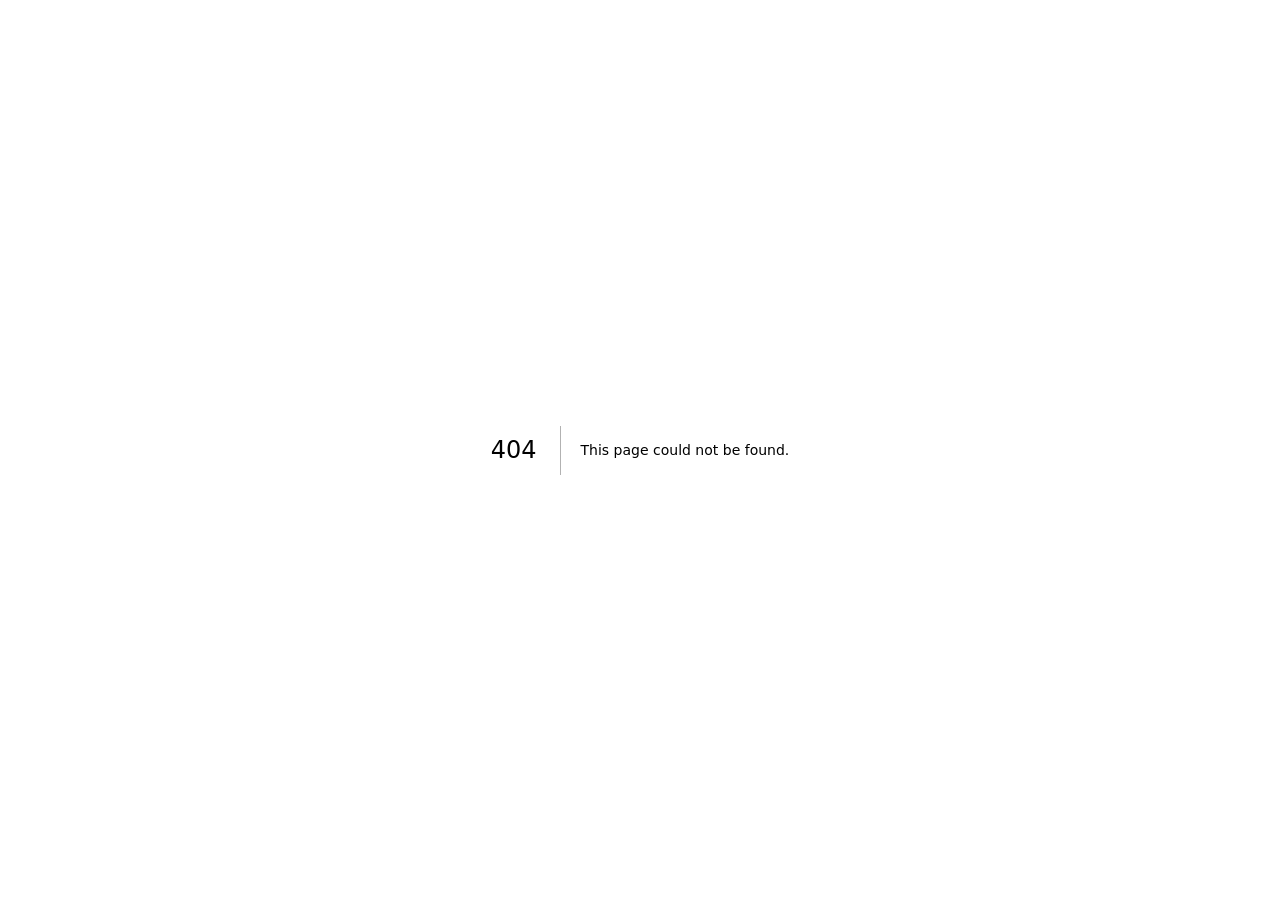
<file: 404/index.html>
<!DOCTYPE html><!--j_6BQlUf6kLkOM9xGiiwI--><html lang="pt-BR"><head><meta charSet="utf-8"/><meta name="viewport" content="width=device-width, initial-scale=1"/><link rel="stylesheet" href="/_next/static/css/449700876dab200a.css" data-precedence="next"/><link rel="preload" as="script" fetchPriority="low" href="/_next/static/chunks/webpack-3c5071f12216420d.js"/><script src="/_next/static/chunks/4bd1b696-c023c6e3521b1417.js" async=""></script><script src="/_next/static/chunks/255-2aa030c9ba2867e3.js" async=""></script><script src="/_next/static/chunks/main-app-ee858b8bfeb7c39e.js" async=""></script><meta name="robots" content="noindex"/><meta http-equiv="Content-Security-Policy" content="default-src &#x27;self&#x27;; base-uri &#x27;self&#x27;; object-src &#x27;none&#x27;; frame-src &#x27;none&#x27;; form-action &#x27;none&#x27;; img-src &#x27;self&#x27; data: blob:; media-src &#x27;self&#x27;; font-src &#x27;self&#x27; data:; style-src &#x27;self&#x27; &#x27;unsafe-inline&#x27;; script-src &#x27;self&#x27; &#x27;unsafe-inline&#x27;; connect-src &#x27;self&#x27;; worker-src &#x27;self&#x27; blob:; manifest-src &#x27;self&#x27;; upgrade-insecure-requests"/><title>404: This page could not be found.</title><title>Edifício do CDCC-USP | História e arquitetura</title><meta name="description" content="Pesquisa histórica e arquitetônica sobre o edifício do CDCC-USP, apresentada por grupos temáticos, linha do tempo e conexões entre eventos."/><meta name="referrer" content="strict-origin-when-cross-origin"/><link rel="shortcut icon" href="/favicon.svg"/><link rel="icon" href="/favicon.svg" type="image/svg+xml"/><script src="/_next/static/chunks/polyfills-42372ed130431b0a.js" noModule=""></script></head><body><div hidden=""><!--$--><!--/$--></div><div style="font-family:system-ui,&quot;Segoe UI&quot;,Roboto,Helvetica,Arial,sans-serif,&quot;Apple Color Emoji&quot;,&quot;Segoe UI Emoji&quot;;height:100vh;text-align:center;display:flex;flex-direction:column;align-items:center;justify-content:center"><div><style>body{color:#000;background:#fff;margin:0}.next-error-h1{border-right:1px solid rgba(0,0,0,.3)}@media (prefers-color-scheme:dark){body{color:#fff;background:#000}.next-error-h1{border-right:1px solid rgba(255,255,255,.3)}}</style><h1 class="next-error-h1" style="display:inline-block;margin:0 20px 0 0;padding:0 23px 0 0;font-size:24px;font-weight:500;vertical-align:top;line-height:49px">404</h1><div style="display:inline-block"><h2 style="font-size:14px;font-weight:400;line-height:49px;margin:0">This page could not be found.</h2></div></div></div><!--$--><!--/$--><script src="/_next/static/chunks/webpack-3c5071f12216420d.js" id="_R_" async=""></script><script>(self.__next_f=self.__next_f||[]).push([0])</script><script>self.__next_f.push([1,"1:\"$Sreact.fragment\"\n2:I[9766,[],\"\"]\n3:I[8924,[],\"\"]\n4:I[4431,[],\"OutletBoundary\"]\n6:I[5278,[],\"AsyncMetadataOutlet\"]\n8:I[4431,[],\"ViewportBoundary\"]\na:I[4431,[],\"MetadataBoundary\"]\nb:\"$Sreact.suspense\"\nd:I[7150,[],\"\"]\n:HL[\"/_next/static/css/449700876dab200a.css\",\"style\"]\n"])</script><script>self.__next_f.push([1,"0:{\"P\":null,\"b\":\"j_6BQlUf6kLkOM9xGiiwI\",\"p\":\"\",\"c\":[\"\",\"_not-found\",\"\"],\"i\":false,\"f\":[[[\"\",{\"children\":[\"/_not-found\",{\"children\":[\"__PAGE__\",{}]}]},\"$undefined\",\"$undefined\",true],[\"\",[\"$\",\"$1\",\"c\",{\"children\":[[[\"$\",\"link\",\"0\",{\"rel\":\"stylesheet\",\"href\":\"/_next/static/css/449700876dab200a.css\",\"precedence\":\"next\",\"crossOrigin\":\"$undefined\",\"nonce\":\"$undefined\"}]],[\"$\",\"html\",null,{\"lang\":\"pt-BR\",\"children\":[[\"$\",\"head\",null,{\"children\":[\"$\",\"meta\",null,{\"httpEquiv\":\"Content-Security-Policy\",\"content\":\"default-src 'self'; base-uri 'self'; object-src 'none'; frame-src 'none'; form-action 'none'; img-src 'self' data: blob:; media-src 'self'; font-src 'self' data:; style-src 'self' 'unsafe-inline'; script-src 'self' 'unsafe-inline'; connect-src 'self'; worker-src 'self' blob:; manifest-src 'self'; upgrade-insecure-requests\"}]}],[\"$\",\"body\",null,{\"children\":[\"$\",\"$L2\",null,{\"parallelRouterKey\":\"children\",\"error\":\"$undefined\",\"errorStyles\":\"$undefined\",\"errorScripts\":\"$undefined\",\"template\":[\"$\",\"$L3\",null,{}],\"templateStyles\":\"$undefined\",\"templateScripts\":\"$undefined\",\"notFound\":\"$undefined\",\"forbidden\":\"$undefined\",\"unauthorized\":\"$undefined\"}]}]]}]]}],{\"children\":[\"/_not-found\",[\"$\",\"$1\",\"c\",{\"children\":[null,[\"$\",\"$L2\",null,{\"parallelRouterKey\":\"children\",\"error\":\"$undefined\",\"errorStyles\":\"$undefined\",\"errorScripts\":\"$undefined\",\"template\":[\"$\",\"$L3\",null,{}],\"templateStyles\":\"$undefined\",\"templateScripts\":\"$undefined\",\"notFound\":\"$undefined\",\"forbidden\":\"$undefined\",\"unauthorized\":\"$undefined\"}]]}],{\"children\":[\"__PAGE__\",[\"$\",\"$1\",\"c\",{\"children\":[[[\"$\",\"title\",null,{\"children\":\"404: This page could not be found.\"}],[\"$\",\"div\",null,{\"style\":{\"fontFamily\":\"system-ui,\\\"Segoe UI\\\",Roboto,Helvetica,Arial,sans-serif,\\\"Apple Color Emoji\\\",\\\"Segoe UI Emoji\\\"\",\"height\":\"100vh\",\"textAlign\":\"center\",\"display\":\"flex\",\"flexDirection\":\"column\",\"alignItems\":\"center\",\"justifyContent\":\"center\"},\"children\":[\"$\",\"div\",null,{\"children\":[[\"$\",\"style\",null,{\"dangerouslySetInnerHTML\":{\"__html\":\"body{color:#000;background:#fff;margin:0}.next-error-h1{border-right:1px solid rgba(0,0,0,.3)}@media (prefers-color-scheme:dark){body{color:#fff;background:#000}.next-error-h1{border-right:1px solid rgba(255,255,255,.3)}}\"}}],[\"$\",\"h1\",null,{\"className\":\"next-error-h1\",\"style\":{\"display\":\"inline-block\",\"margin\":\"0 20px 0 0\",\"padding\":\"0 23px 0 0\",\"fontSize\":24,\"fontWeight\":500,\"verticalAlign\":\"top\",\"lineHeight\":\"49px\"},\"children\":404}],[\"$\",\"div\",null,{\"style\":{\"display\":\"inline-block\"},\"children\":[\"$\",\"h2\",null,{\"style\":{\"fontSize\":14,\"fontWeight\":400,\"lineHeight\":\"49px\",\"margin\":0},\"children\":\"This page could not be found.\"}]}]]}]}]],null,[\"$\",\"$L4\",null,{\"children\":[\"$L5\",[\"$\",\"$L6\",null,{\"promise\":\"$@7\"}]]}]]}],{},null,false]},null,false]},null,false],[\"$\",\"$1\",\"h\",{\"children\":[[\"$\",\"meta\",null,{\"name\":\"robots\",\"content\":\"noindex\"}],[[\"$\",\"$L8\",null,{\"children\":\"$L9\"}],null],[\"$\",\"$La\",null,{\"children\":[\"$\",\"div\",null,{\"hidden\":true,\"children\":[\"$\",\"$b\",null,{\"fallback\":null,\"children\":\"$Lc\"}]}]}]]}],false]],\"m\":\"$undefined\",\"G\":[\"$d\",[]],\"s\":false,\"S\":true}\n"])</script><script>self.__next_f.push([1,"9:[[\"$\",\"meta\",\"0\",{\"charSet\":\"utf-8\"}],[\"$\",\"meta\",\"1\",{\"name\":\"viewport\",\"content\":\"width=device-width, initial-scale=1\"}]]\n5:null\n"])</script><script>self.__next_f.push([1,"e:I[622,[],\"IconMark\"]\n7:{\"metadata\":[[\"$\",\"title\",\"0\",{\"children\":\"Edifício do CDCC-USP | História e arquitetura\"}],[\"$\",\"meta\",\"1\",{\"name\":\"description\",\"content\":\"Pesquisa histórica e arquitetônica sobre o edifício do CDCC-USP, apresentada por grupos temáticos, linha do tempo e conexões entre eventos.\"}],[\"$\",\"meta\",\"2\",{\"name\":\"referrer\",\"content\":\"strict-origin-when-cross-origin\"}],[\"$\",\"link\",\"3\",{\"rel\":\"shortcut icon\",\"href\":\"/favicon.svg\"}],[\"$\",\"link\",\"4\",{\"rel\":\"icon\",\"href\":\"/favicon.svg\",\"type\":\"image/svg+xml\"}],[\"$\",\"$Le\",\"5\",{}]],\"error\":null,\"digest\":\"$undefined\"}\n"])</script><script>self.__next_f.push([1,"c:\"$7:metadata\"\n"])</script></body></html>
</file>
<file: _next/static/css/449700876dab200a.css>
:root{--font-inter:"Inter";--color-brand-primary:#b85c38;--color-brand-primary-bright:#c68b5c;--color-brand-accent:#8b6f47;--color-background:#faf3e7;--color-surface:#f0e2c8;--color-text:#3d2817;--color-muted:#8b6f47;--radius-card:1.5rem;--radius-pill:999px;--history-timeline-width:83rem;--shadow-soft:0 18px 45px rgb(61 40 23/0.12);--shadow-hover:0 24px 60px rgb(61 40 23/0.18);--shadow-hero:0 26px 70px rgb(61 40 23/0.18),0 0 0 1px rgb(184 92 56/0.2)}*,:after,:before{--tw-border-spacing-x:0;--tw-border-spacing-y:0;--tw-translate-x:0;--tw-translate-y:0;--tw-rotate:0;--tw-skew-x:0;--tw-skew-y:0;--tw-scale-x:1;--tw-scale-y:1;--tw-pan-x: ;--tw-pan-y: ;--tw-pinch-zoom: ;--tw-scroll-snap-strictness:proximity;--tw-gradient-from-position: ;--tw-gradient-via-position: ;--tw-gradient-to-position: ;--tw-ordinal: ;--tw-slashed-zero: ;--tw-numeric-figure: ;--tw-numeric-spacing: ;--tw-numeric-fraction: ;--tw-ring-inset: ;--tw-ring-offset-width:0px;--tw-ring-offset-color:#fff;--tw-ring-color:rgb(59 130 246/0.5);--tw-ring-offset-shadow:0 0 #0000;--tw-ring-shadow:0 0 #0000;--tw-shadow:0 0 #0000;--tw-shadow-colored:0 0 #0000;--tw-blur: ;--tw-brightness: ;--tw-contrast: ;--tw-grayscale: ;--tw-hue-rotate: ;--tw-invert: ;--tw-saturate: ;--tw-sepia: ;--tw-drop-shadow: ;--tw-backdrop-blur: ;--tw-backdrop-brightness: ;--tw-backdrop-contrast: ;--tw-backdrop-grayscale: ;--tw-backdrop-hue-rotate: ;--tw-backdrop-invert: ;--tw-backdrop-opacity: ;--tw-backdrop-saturate: ;--tw-backdrop-sepia: ;--tw-contain-size: ;--tw-contain-layout: ;--tw-contain-paint: ;--tw-contain-style: }::backdrop{--tw-border-spacing-x:0;--tw-border-spacing-y:0;--tw-translate-x:0;--tw-translate-y:0;--tw-rotate:0;--tw-skew-x:0;--tw-skew-y:0;--tw-scale-x:1;--tw-scale-y:1;--tw-pan-x: ;--tw-pan-y: ;--tw-pinch-zoom: ;--tw-scroll-snap-strictness:proximity;--tw-gradient-from-position: ;--tw-gradient-via-position: ;--tw-gradient-to-position: ;--tw-ordinal: ;--tw-slashed-zero: ;--tw-numeric-figure: ;--tw-numeric-spacing: ;--tw-numeric-fraction: ;--tw-ring-inset: ;--tw-ring-offset-width:0px;--tw-ring-offset-color:#fff;--tw-ring-color:rgb(59 130 246/0.5);--tw-ring-offset-shadow:0 0 #0000;--tw-ring-shadow:0 0 #0000;--tw-shadow:0 0 #0000;--tw-shadow-colored:0 0 #0000;--tw-blur: ;--tw-brightness: ;--tw-contrast: ;--tw-grayscale: ;--tw-hue-rotate: ;--tw-invert: ;--tw-saturate: ;--tw-sepia: ;--tw-drop-shadow: ;--tw-backdrop-blur: ;--tw-backdrop-brightness: ;--tw-backdrop-contrast: ;--tw-backdrop-grayscale: ;--tw-backdrop-hue-rotate: ;--tw-backdrop-invert: ;--tw-backdrop-opacity: ;--tw-backdrop-saturate: ;--tw-backdrop-sepia: ;--tw-contain-size: ;--tw-contain-layout: ;--tw-contain-paint: ;--tw-contain-style: }/*
! tailwindcss v3.4.19 | MIT License | https://tailwindcss.com
*/*,:after,:before{box-sizing:border-box;border:0 solid #e5e7eb}:after,:before{--tw-content:""}:host,html{line-height:1.5;-webkit-text-size-adjust:100%;-moz-tab-size:4;-o-tab-size:4;tab-size:4;font-family:var(--font-inter),Inter,Segoe UI,Arial,sans-serif;font-feature-settings:normal;font-variation-settings:normal;-webkit-tap-highlight-color:transparent}body{line-height:inherit}hr{height:0;color:inherit;border-top-width:1px}abbr:where([title]){-webkit-text-decoration:underline dotted;text-decoration:underline dotted}h1,h2,h3,h4,h5,h6{font-size:inherit;font-weight:inherit}a{color:inherit;text-decoration:inherit}b,strong{font-weight:bolder}code,kbd,pre,samp{font-family:ui-monospace,SFMono-Regular,Menlo,Monaco,Consolas,Liberation Mono,Courier New,monospace;font-feature-settings:normal;font-variation-settings:normal;font-size:1em}small{font-size:80%}sub,sup{font-size:75%;line-height:0;position:relative;vertical-align:baseline}sub{bottom:-.25em}sup{top:-.5em}table{text-indent:0;border-color:inherit;border-collapse:collapse}button,input,optgroup,select,textarea{font-family:inherit;font-feature-settings:inherit;font-variation-settings:inherit;font-size:100%;font-weight:inherit;line-height:inherit;letter-spacing:inherit;color:inherit;margin:0;padding:0}button,select{text-transform:none}button,input:where([type=button]),input:where([type=reset]),input:where([type=submit]){-webkit-appearance:button;background-color:transparent;background-image:none}:-moz-focusring{outline:auto}:-moz-ui-invalid{box-shadow:none}progress{vertical-align:baseline}::-webkit-inner-spin-button,::-webkit-outer-spin-button{height:auto}[type=search]{-webkit-appearance:textfield;outline-offset:-2px}::-webkit-search-decoration{-webkit-appearance:none}::-webkit-file-upload-button{-webkit-appearance:button;font:inherit}summary{display:list-item}blockquote,dd,dl,figure,h1,h2,h3,h4,h5,h6,hr,p,pre{margin:0}fieldset{margin:0}fieldset,legend{padding:0}menu,ol,ul{list-style:none;margin:0;padding:0}dialog{padding:0}textarea{resize:vertical}input::-moz-placeholder,textarea::-moz-placeholder{opacity:1;color:#9ca3af}input::placeholder,textarea::placeholder{opacity:1;color:#9ca3af}[role=button],button{cursor:pointer}:disabled{cursor:default}audio,canvas,embed,iframe,img,object,svg,video{display:block;vertical-align:middle}img,video{max-width:100%;height:auto}[hidden]:where(:not([hidden=until-found])){display:none}.pointer-events-none{pointer-events:none}.pointer-events-auto{pointer-events:auto}.fixed{position:fixed}.absolute{position:absolute}.relative{position:relative}.inset-0{inset:0}.inset-x-0{left:0;right:0}.bottom-3{bottom:.75rem}.bottom-4{bottom:1rem}.left-3{left:.75rem}.left-4{left:1rem}.left-8{left:2rem}.right-3{right:.75rem}.top-0{top:0}.isolate{isolation:isolate}.z-0{z-index:0}.z-10{z-index:10}.z-20{z-index:20}.z-50{z-index:50}.z-\[10000\]{z-index:10000}.z-\[9999\]{z-index:9999}.mx-auto{margin-left:auto;margin-right:auto}.mb-2{margin-bottom:.5rem}.mb-3{margin-bottom:.75rem}.mb-4{margin-bottom:1rem}.mb-5{margin-bottom:1.25rem}.ml-1{margin-left:.25rem}.ml-2{margin-left:.5rem}.mr-1{margin-right:.25rem}.mt-0\.5{margin-top:.125rem}.mt-1{margin-top:.25rem}.mt-2{margin-top:.5rem}.mt-3{margin-top:.75rem}.mt-4{margin-top:1rem}.mt-5{margin-top:1.25rem}.mt-6{margin-top:1.5rem}.mt-auto{margin-top:auto}.block{display:block}.flex{display:flex}.inline-flex{display:inline-flex}.flow-root{display:flow-root}.grid{display:grid}.hidden{display:none}.aspect-\[16\/9\]{aspect-ratio:16/9}.aspect-\[28\/19\]{aspect-ratio:28/19}.aspect-\[4\/3\]{aspect-ratio:4/3}.aspect-video{aspect-ratio:16/9}.h-10{height:2.5rem}.h-11{height:2.75rem}.h-12{height:3rem}.h-14{height:3.5rem}.h-16{height:4rem}.h-2\.5{height:.625rem}.h-3{height:.75rem}.h-3\.5{height:.875rem}.h-4{height:1rem}.h-5{height:1.25rem}.h-6{height:1.5rem}.h-8{height:2rem}.h-9{height:2.25rem}.h-\[min\(76vh\2c 760px\)\]{height:min(76vh,760px)}.h-full{height:100%}.max-h-\[calc\(100vh-2\.5rem\)\]{max-height:calc(100vh - 2.5rem)}.max-h-full{max-height:100%}.min-h-\[320px\]{min-height:320px}.min-h-\[520px\]{min-height:520px}.min-h-screen{min-height:100vh}.w-1{width:.25rem}.w-10{width:2.5rem}.w-12{width:3rem}.w-14{width:3.5rem}.w-16{width:4rem}.w-2{width:.5rem}.w-2\.5{width:.625rem}.w-3{width:.75rem}.w-3\.5{width:.875rem}.w-4{width:1rem}.w-5{width:1.25rem}.w-6{width:1.5rem}.w-72{width:18rem}.w-8{width:2rem}.w-9{width:2.25rem}.w-full{width:100%}.min-w-0{min-width:0}.max-w-2xl{max-width:42rem}.max-w-3xl{max-width:48rem}.max-w-4xl{max-width:56rem}.max-w-6xl{max-width:72rem}.max-w-7xl{max-width:80rem}.max-w-\[calc\(100vw-2rem\)\]{max-width:calc(100vw - 2rem)}.max-w-\[var\(--history-timeline-width\)\]{max-width:var(--history-timeline-width)}.max-w-md{max-width:28rem}.flex-1{flex:1 1 0%}.shrink-0{flex-shrink:0}.-translate-x-0\.5{--tw-translate-x:-0.125rem}.-translate-x-0\.5,.rotate-180{transform:translate(var(--tw-translate-x),var(--tw-translate-y)) rotate(var(--tw-rotate)) skewX(var(--tw-skew-x)) skewY(var(--tw-skew-y)) scaleX(var(--tw-scale-x)) scaleY(var(--tw-scale-y))}.rotate-180{--tw-rotate:180deg}.scale-\[1\.01\]{--tw-scale-x:1.01;--tw-scale-y:1.01}.scale-\[1\.01\],.transform{transform:translate(var(--tw-translate-x),var(--tw-translate-y)) rotate(var(--tw-rotate)) skewX(var(--tw-skew-x)) skewY(var(--tw-skew-y)) scaleX(var(--tw-scale-x)) scaleY(var(--tw-scale-y))}.cursor-grab{cursor:grab}.cursor-pointer{cursor:pointer}.cursor-zoom-in{cursor:zoom-in}.touch-none{touch-action:none}.resize{resize:both}.scroll-mt-44{scroll-margin-top:11rem}.grid-cols-3{grid-template-columns:repeat(3,minmax(0,1fr))}.grid-cols-\[3\.5rem_1fr\]{grid-template-columns:3.5rem 1fr}.grid-cols-\[3rem_1fr_auto\]{grid-template-columns:3rem 1fr auto}.grid-cols-\[4\.5rem_minmax\(0\2c 1fr\)\]{grid-template-columns:4.5rem minmax(0,1fr)}.flex-col{flex-direction:column}.flex-wrap{flex-wrap:wrap}.place-items-center{place-items:center}.items-start{align-items:flex-start}.items-end{align-items:flex-end}.items-center{align-items:center}.justify-center{justify-content:center}.justify-between{justify-content:space-between}.justify-items-center{justify-items:center}.gap-1{gap:.25rem}.gap-1\.5{gap:.375rem}.gap-2{gap:.5rem}.gap-3{gap:.75rem}.gap-4{gap:1rem}.gap-5{gap:1.25rem}.gap-8{gap:2rem}.overflow-hidden{overflow:hidden}.overflow-y-auto{overflow-y:auto}.truncate{overflow:hidden;text-overflow:ellipsis;white-space:nowrap}.whitespace-pre-line{white-space:pre-line}.rounded-2xl{border-radius:1rem}.rounded-\[1\.25rem\]{border-radius:1.25rem}.rounded-\[1\.35rem\]{border-radius:1.35rem}.rounded-\[1\.4rem\]{border-radius:1.4rem}.rounded-\[1\.5rem\]{border-radius:1.5rem}.rounded-\[1\.6rem\]{border-radius:1.6rem}.rounded-\[2rem\]{border-radius:2rem}.rounded-card{border-radius:var(--radius-card)}.rounded-full{border-radius:9999px}.rounded-pill{border-radius:var(--radius-pill)}.rounded-xl{border-radius:.75rem}.border{border-width:1px}.border-2{border-width:2px}.border-4{border-width:4px}.border-b{border-bottom-width:1px}.border-t{border-top-width:1px}.border-dashed{border-style:dashed}.border-\[\#d8c6aa\]{--tw-border-opacity:1;border-color:rgb(216 198 170/var(--tw-border-opacity,1))}.border-brand-accent{border-color:var(--color-brand-accent)}.border-slate-100{--tw-border-opacity:1;border-color:rgb(241 245 249/var(--tw-border-opacity,1))}.border-slate-200{--tw-border-opacity:1;border-color:rgb(226 232 240/var(--tw-border-opacity,1))}.border-slate-200\/80{border-color:rgb(226 232 240/.8)}.border-slate-300{--tw-border-opacity:1;border-color:rgb(203 213 225/var(--tw-border-opacity,1))}.border-white{--tw-border-opacity:1;border-color:rgb(255 255 255/var(--tw-border-opacity,1))}.border-white\/10{border-color:rgb(255 255 255/.1)}.border-white\/15{border-color:rgb(255 255 255/.15)}.border-white\/20{border-color:rgb(255 255 255/.2)}.border-white\/70{border-color:rgb(255 255 255/.7)}.border-white\/80{border-color:rgb(255 255 255/.8)}.bg-\[\#fffaf2\]{--tw-bg-opacity:1;background-color:rgb(255 250 242/var(--tw-bg-opacity,1))}.bg-background{background-color:var(--color-background)}.bg-brand-accent{background-color:var(--color-brand-accent)}.bg-brand-primary{background-color:var(--color-brand-primary)}.bg-ink{background-color:var(--color-text)}.bg-slate-100{--tw-bg-opacity:1;background-color:rgb(241 245 249/var(--tw-bg-opacity,1))}.bg-slate-50{--tw-bg-opacity:1;background-color:rgb(248 250 252/var(--tw-bg-opacity,1))}.bg-slate-950{--tw-bg-opacity:1;background-color:rgb(2 6 23/var(--tw-bg-opacity,1))}.bg-surface{background-color:var(--color-surface)}.bg-transparent{background-color:transparent}.bg-white{--tw-bg-opacity:1;background-color:rgb(255 255 255/var(--tw-bg-opacity,1))}.bg-white\/45{background-color:rgb(255 255 255/.45)}.bg-white\/75{background-color:rgb(255 255 255/.75)}.bg-white\/80{background-color:rgb(255 255 255/.8)}.bg-white\/90{background-color:rgb(255 255 255/.9)}.object-contain{-o-object-fit:contain;object-fit:contain}.object-cover{-o-object-fit:cover;object-fit:cover}.p-0{padding:0}.p-1{padding:.25rem}.p-10{padding:2.5rem}.p-2{padding:.5rem}.p-3{padding:.75rem}.p-4{padding:1rem}.p-5{padding:1.25rem}.p-6{padding:1.5rem}.px-2{padding-left:.5rem;padding-right:.5rem}.px-3{padding-left:.75rem;padding-right:.75rem}.px-4{padding-left:1rem;padding-right:1rem}.px-5{padding-left:1.25rem;padding-right:1.25rem}.px-6{padding-left:1.5rem;padding-right:1.5rem}.py-1\.5{padding-top:.375rem;padding-bottom:.375rem}.py-10{padding-top:2.5rem;padding-bottom:2.5rem}.py-2{padding-top:.5rem;padding-bottom:.5rem}.py-3{padding-top:.75rem;padding-bottom:.75rem}.py-4{padding-top:1rem;padding-bottom:1rem}.py-5{padding-top:1.25rem;padding-bottom:1.25rem}.py-6{padding-top:1.5rem;padding-bottom:1.5rem}.py-8{padding-top:2rem;padding-bottom:2rem}.pb-5{padding-bottom:1.25rem}.pb-6{padding-bottom:1.5rem}.pl-10{padding-left:2.5rem}.pt-3{padding-top:.75rem}.pt-5{padding-top:1.25rem}.pt-7{padding-top:1.75rem}.text-left{text-align:left}.text-center{text-align:center}.text-right{text-align:right}.text-2xl{font-size:1.5rem;line-height:2rem}.text-4xl{font-size:2.25rem;line-height:2.5rem}.text-\[0\.575rem\]{font-size:.575rem}.text-\[0\.65rem\]{font-size:.65rem}.text-\[0\.6rem\]{font-size:.6rem}.text-base{font-size:1rem;line-height:1.5rem}.text-lg{font-size:1.125rem;line-height:1.75rem}.text-sm{font-size:.875rem;line-height:1.25rem}.text-xl{font-size:1.25rem;line-height:1.75rem}.text-xs{font-size:.75rem;line-height:1rem}.font-black{font-weight:900}.font-bold{font-weight:700}.font-medium{font-weight:500}.font-semibold{font-weight:600}.uppercase{text-transform:uppercase}.leading-4{line-height:1rem}.leading-5{line-height:1.25rem}.leading-6{line-height:1.5rem}.leading-7{line-height:1.75rem}.leading-8{line-height:2rem}.leading-tight{line-height:1.25}.tracking-\[0\.12em\]{letter-spacing:.12em}.tracking-\[0\.14em\]{letter-spacing:.14em}.tracking-\[0\.18em\]{letter-spacing:.18em}.text-brand-primary{color:var(--color-brand-primary)}.text-current{color:currentColor}.text-ink{color:var(--color-text)}.text-muted{color:var(--color-muted)}.text-slate-400{--tw-text-opacity:1;color:rgb(148 163 184/var(--tw-text-opacity,1))}.text-white{--tw-text-opacity:1;color:rgb(255 255 255/var(--tw-text-opacity,1))}.text-white\/40{color:rgb(255 255 255/.4)}.text-white\/45{color:rgb(255 255 255/.45)}.text-white\/75{color:rgb(255 255 255/.75)}.text-white\/80{color:rgb(255 255 255/.8)}.opacity-35{opacity:.35}.opacity-75{opacity:.75}.shadow-hero{--tw-shadow:var(--shadow-hero);--tw-shadow-colored:var(--shadow-hero)}.shadow-hero,.shadow-hover{box-shadow:var(--tw-ring-offset-shadow,0 0 #0000),var(--tw-ring-shadow,0 0 #0000),var(--tw-shadow)}.shadow-hover{--tw-shadow:var(--shadow-hover);--tw-shadow-colored:var(--shadow-hover)}.shadow-sm{--tw-shadow:0 1px 2px 0 rgb(0 0 0/0.05);--tw-shadow-colored:0 1px 2px 0 var(--tw-shadow-color)}.shadow-sm,.shadow-soft{box-shadow:var(--tw-ring-offset-shadow,0 0 #0000),var(--tw-ring-shadow,0 0 #0000),var(--tw-shadow)}.shadow-soft{--tw-shadow:var(--shadow-soft);--tw-shadow-colored:var(--shadow-soft)}.ring-4{--tw-ring-offset-shadow:var(--tw-ring-inset) 0 0 0 var(--tw-ring-offset-width) var(--tw-ring-offset-color);--tw-ring-shadow:var(--tw-ring-inset) 0 0 0 calc(4px + var(--tw-ring-offset-width)) var(--tw-ring-color);box-shadow:var(--tw-ring-offset-shadow),var(--tw-ring-shadow),var(--tw-shadow,0 0 #0000)}.filter{filter:var(--tw-blur) var(--tw-brightness) var(--tw-contrast) var(--tw-grayscale) var(--tw-hue-rotate) var(--tw-invert) var(--tw-saturate) var(--tw-sepia) var(--tw-drop-shadow)}.backdrop-blur{--tw-backdrop-blur:blur(8px)}.backdrop-blur,.backdrop-blur-md{backdrop-filter:var(--tw-backdrop-blur) var(--tw-backdrop-brightness) var(--tw-backdrop-contrast) var(--tw-backdrop-grayscale) var(--tw-backdrop-hue-rotate) var(--tw-backdrop-invert) var(--tw-backdrop-opacity) var(--tw-backdrop-saturate) var(--tw-backdrop-sepia)}.backdrop-blur-md{--tw-backdrop-blur:blur(12px)}.backdrop-blur-xl{--tw-backdrop-blur:blur(24px);backdrop-filter:var(--tw-backdrop-blur) var(--tw-backdrop-brightness) var(--tw-backdrop-contrast) var(--tw-backdrop-grayscale) var(--tw-backdrop-hue-rotate) var(--tw-backdrop-invert) var(--tw-backdrop-opacity) var(--tw-backdrop-saturate) var(--tw-backdrop-sepia)}.transition{transition-property:color,background-color,border-color,text-decoration-color,fill,stroke,opacity,box-shadow,transform,filter,backdrop-filter;transition-timing-function:cubic-bezier(.4,0,.2,1);transition-duration:.15s}.transition-opacity{transition-property:opacity;transition-timing-function:cubic-bezier(.4,0,.2,1);transition-duration:.15s}.transition-transform{transition-property:transform;transition-timing-function:cubic-bezier(.4,0,.2,1);transition-duration:.15s}.duration-200{transition-duration:.2s}.ease-out{transition-timing-function:cubic-bezier(0,0,.2,1)}*{box-sizing:border-box}html{scroll-behavior:smooth;scroll-padding-top:11rem}body{min-height:100vh;margin:0;color:var(--color-text);background:var(--color-background)}button,input,select{font:inherit}a:focus-visible,button:focus-visible,input:focus-visible,select:focus-visible{outline:3px solid rgb(184 92 56/.55);outline-offset:3px}::-moz-selection{background:rgb(184 92 56/.22)}::selection{background:rgb(184 92 56/.22)}@media (prefers-reduced-motion:reduce){*,:after,:before{animation-duration:.01ms!important;animation-iteration-count:1!important;scroll-behavior:auto!important;transition-duration:.01ms!important}}@media (min-width:1024px){html{scroll-padding-top:8rem}}.placeholder\:text-slate-400::-moz-placeholder{--tw-text-opacity:1;color:rgb(148 163 184/var(--tw-text-opacity,1))}.placeholder\:text-slate-400::placeholder{--tw-text-opacity:1;color:rgb(148 163 184/var(--tw-text-opacity,1))}.hover\:-translate-y-0\.5:hover{--tw-translate-y:-0.125rem}.hover\:-translate-y-0\.5:hover,.hover\:scale-105:hover{transform:translate(var(--tw-translate-x),var(--tw-translate-y)) rotate(var(--tw-rotate)) skewX(var(--tw-skew-x)) skewY(var(--tw-skew-y)) scaleX(var(--tw-scale-x)) scaleY(var(--tw-scale-y))}.hover\:scale-105:hover{--tw-scale-x:1.05;--tw-scale-y:1.05}.hover\:scale-125:hover{--tw-scale-x:1.25;--tw-scale-y:1.25;transform:translate(var(--tw-translate-x),var(--tw-translate-y)) rotate(var(--tw-rotate)) skewX(var(--tw-skew-x)) skewY(var(--tw-skew-y)) scaleX(var(--tw-scale-x)) scaleY(var(--tw-scale-y))}.hover\:bg-\[\#6f5736\]:hover{--tw-bg-opacity:1;background-color:rgb(111 87 54/var(--tw-bg-opacity,1))}.hover\:bg-\[\#8f4328\]:hover{--tw-bg-opacity:1;background-color:rgb(143 67 40/var(--tw-bg-opacity,1))}.hover\:bg-brand-primary:hover{background-color:var(--color-brand-primary)}.hover\:bg-slate-50:hover{--tw-bg-opacity:1;background-color:rgb(248 250 252/var(--tw-bg-opacity,1))}.hover\:bg-surface:hover{background-color:var(--color-surface)}.hover\:bg-white\/10:hover{background-color:rgb(255 255 255/.1)}.hover\:text-\[\#8f4328\]:hover{--tw-text-opacity:1;color:rgb(143 67 40/var(--tw-text-opacity,1))}.hover\:text-ink:hover{color:var(--color-text)}.hover\:text-white:hover{--tw-text-opacity:1;color:rgb(255 255 255/var(--tw-text-opacity,1))}.hover\:shadow-hover:hover{--tw-shadow:var(--shadow-hover);--tw-shadow-colored:var(--shadow-hover)}.hover\:shadow-hover:hover,.hover\:shadow-soft:hover{box-shadow:var(--tw-ring-offset-shadow,0 0 #0000),var(--tw-ring-shadow,0 0 #0000),var(--tw-shadow)}.hover\:shadow-soft:hover{--tw-shadow:var(--shadow-soft);--tw-shadow-colored:var(--shadow-soft)}.focus\:border-brand-primary:focus{border-color:var(--color-brand-primary)}.active\:translate-y-px:active{--tw-translate-y:1px;transform:translate(var(--tw-translate-x),var(--tw-translate-y)) rotate(var(--tw-rotate)) skewX(var(--tw-skew-x)) skewY(var(--tw-skew-y)) scaleX(var(--tw-scale-x)) scaleY(var(--tw-scale-y))}.disabled\:pointer-events-none:disabled{pointer-events:none}.disabled\:opacity-50:disabled{opacity:.5}.group:hover .group-hover\:translate-x-0\.5{--tw-translate-x:0.125rem}.group:hover .group-hover\:scale-\[1\.02\],.group:hover .group-hover\:translate-x-0\.5{transform:translate(var(--tw-translate-x),var(--tw-translate-y)) rotate(var(--tw-rotate)) skewX(var(--tw-skew-x)) skewY(var(--tw-skew-y)) scaleX(var(--tw-scale-x)) scaleY(var(--tw-scale-y))}.group:hover .group-hover\:scale-\[1\.02\]{--tw-scale-x:1.02;--tw-scale-y:1.02}.group:hover .group-hover\:bg-brand-primary{background-color:var(--color-brand-primary)}@media (min-width:640px){.sm\:w-auto{width:auto}.sm\:grid-cols-2{grid-template-columns:repeat(2,minmax(0,1fr))}.sm\:justify-end{justify-content:flex-end}}@media (min-width:768px){.md\:left-10{left:2.5rem}.md\:col-span-2{grid-column:span 2/span 2}.md\:mt-7{margin-top:1.75rem}.md\:h-20{height:5rem}.md\:w-20{width:5rem}.md\:grid-cols-2{grid-template-columns:repeat(2,minmax(0,1fr))}.md\:grid-cols-3{grid-template-columns:repeat(3,minmax(0,1fr))}.md\:grid-cols-\[1fr_auto_1fr\]{grid-template-columns:1fr auto 1fr}.md\:grid-cols-\[5\.5rem_minmax\(0\2c 1fr\)\]{grid-template-columns:5.5rem minmax(0,1fr)}.md\:justify-self-end{justify-self:end}.md\:p-5{padding:1.25rem}.md\:p-6{padding:1.5rem}.md\:p-7{padding:1.75rem}.md\:p-8{padding:2rem}.md\:px-5{padding-left:1.25rem;padding-right:1.25rem}.md\:text-left{text-align:left}.md\:text-2xl{font-size:1.5rem;line-height:2rem}.md\:text-3xl{font-size:1.875rem;line-height:2.25rem}.md\:text-6xl{font-size:3.75rem;line-height:1}.md\:text-base{font-size:1rem;line-height:1.5rem}.md\:text-lg{font-size:1.125rem;line-height:1.75rem}.md\:text-xl{font-size:1.25rem;line-height:1.75rem}.md\:leading-8{line-height:2rem}}@media (min-width:1024px){.lg\:float-left{float:left}.lg\:mb-3{margin-bottom:.75rem}.lg\:mr-5{margin-right:1.25rem}.lg\:min-h-0{min-height:0}.lg\:w-\[45\%\]{width:45%}.lg\:max-w-\[35rem\]{max-width:35rem}.lg\:scroll-mt-32{scroll-margin-top:8rem}.lg\:grid-cols-\[1\.05fr_0\.95fr\]{grid-template-columns:1.05fr .95fr}.lg\:grid-cols-\[1\.6fr_0\.7fr_0\.7fr_1fr_auto\]{grid-template-columns:1.6fr .7fr .7fr 1fr auto}.lg\:grid-cols-\[minmax\(0\2c 1fr\)_auto\]{grid-template-columns:minmax(0,1fr) auto}.lg\:items-start{align-items:flex-start}.lg\:items-end{align-items:flex-end}.lg\:items-stretch{align-items:stretch}.lg\:justify-end{justify-content:flex-end}}
</file>
